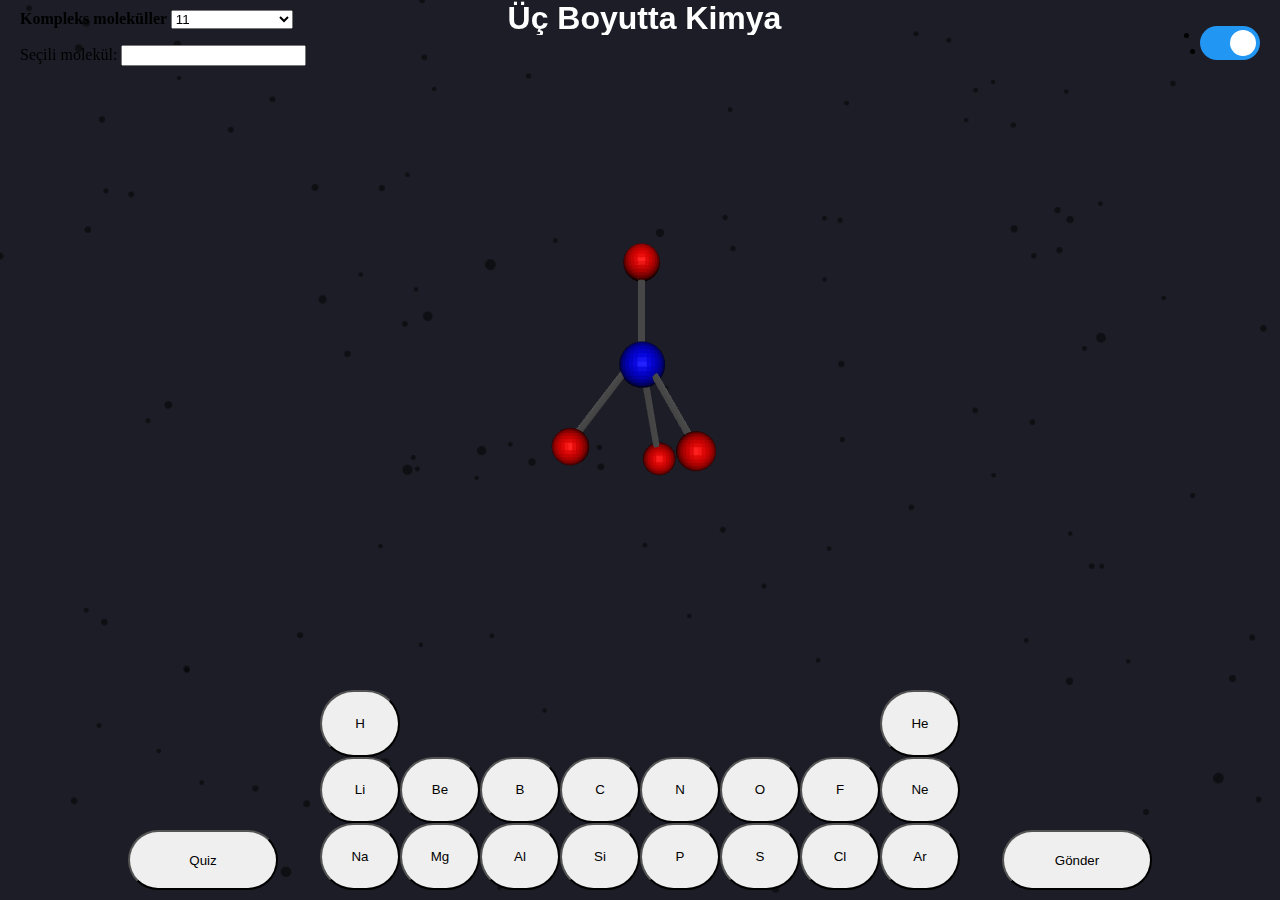
<file: index.html>
<!DOCTYPE html>
<html>
<head>
	<meta charset="utf-8">
	<title>Üç Boyutta Kimya</title>
	<link rel="stylesheet" href="style.css">
</head>
<body>
    <script src="stats.min.js"></script>
    <div id="world">
        <canvas id="molecule"></canvas>
        <div id="main">

            <div id="container">
                <table width="50%" height="200px" cellspacing="0" cellpadding="0" id="MolTable">
                    <tbody>

                    </tbody>
                </table>
            </div>
            <div id ="btn2", style="height: 60px; width: 150px;">
                <button id = "gndr" style="height: 60px; width: 150px;">Gönder</button>
            </div>
            <div id = "btn1", style="height: 60px; width: 150px;">
                <button id = "quiz" style="height: 60px; width: 150px;">Quiz</button>
            </div>
        </div>
        <div id = "dropdown">
            <form>  
                <b> Kompleks moleküller </b>  
                <select id = "myList" onchange = "favMol()" >  
                </select>  
                <p> Seçili molekül:   
                <input type = "text" id = "favourite" size = "20" ></p>  
            </form>  
        </div>

	<b id="txt" style="color: white; scale:2; font-family:'Helvetica'; position: absolute; top: 10px; left: 45%">Üç Boyutta Kimya</b>

        <ul id = "onoff">
            <li style="position:absolute; top:-10;"><p>Dönme</p></li>
            <li><label class="switch">
                <input checked=true type="checkbox" id="myCheck" onclick="checkFunc()">
                <span class="slider round"></span>
            </label></li>
        </ul>

        <script src="three.min.js"></script>
        <script src="GLTFLoader.js"></script>
        <script>
	    var trueName = "";
            var WIDTH = window.innerWidth;
            var HEIGHT = window.innerHeight;
            document.getElementById("gndr").addEventListener("click", (event) => {var ext = ".gltf"; var nm = molName; if (imgormod) {ext = ".gltf"} else{ext = ".png"} location.href = "https://ucboyuttakimya.com/molekul/?molname=" + molName + "&path=" + molName + ".txt" + "&mol=" + molName + ext + "&desc=" + trueName});
            document.getElementById("quiz").addEventListener("click", (event) => {location.href = "https://ucboyuttakimya.com/quiz"});


            const molecule_images = {
                "AlS":"Al2S3.png",
                "LiP" :"Li3P.png",
                "LiO": "Li2O.jpg",
                "LiN": "Li3N.png",
                "BeO" :"BeO.png",
                "AlP":"AlP.png",
                "NaP":"Na3P.png",
                "MgCl":"MgCl2.png",
                "MgS":"MgS.png",
                "MgP":"Mg3P2.png",
                "NaS":"Na2S.png",
                "FMg":"MgF2.png",
                "HMg": "MgH2.png",          
                "HAl": "AlH3.png",
                "BCl":"BCl3.png",
                "OMg":"MgO.png",
                "NMg":"Mg3N2.png",
                "FNa":"NaF.png",
                "FAl":"AlF3.png",
                "ONa":"Na2O.png",
                "OAl":"Al2O3.png",
                "LiC": "Li4C.png",
                "CNa":"Na4C.png",
                "CMg":"Mg2C.png",
                "CAl":"Al4C3.png",
                "NAl":"AlN.png",
                "NSi":"3Si4N.png",
            }

            const molecule_lookup = {
                "HH" : "DuzAynı",
                "HLi": "iyonik kristal",
                "HBe": "doğrusal",
		"HB" : "bh3",
                "HC" : "dörtyüzlü",
                "HN" : "üçgen piramit",
                "HO" : "açısal",
                "HF" : "duz",
                "HNa": "iyonik kristal",
                "HSi": "dörtyüzlü",
                "HP" : "üçgen piramit",
                "HS" : "açısal",
                "HCl": "duz",
                "LiF": "iyonik kristal",
                "LiCl":"iyonik kristal",
                "BeC" :"doğrusal",
                "BeN" :"",
                "BeF" :"doğrusal",
                "BeP" :"",
                "BeS" :"",
                "BeCl" :"doğrusal",
                "BB": "",
                "BC": "",
                "BN": "",
                "BO": "",
                "BF": "üçgen piramit",
                "BP":"",
                "BS":"",
                "CC":"DuzAynı",
                "CN":"C3N4",
                "CO":"CO2",
                "CF":"dörtyüzlü",
                "CSi":"",
                "CP":"",
                "CS":"CS2",
                "CCl":"dörtyüzlü",
                "NN":"DuzAynı",
                "NO":"iki açısal",
                "NF":"üçgen piramit",
                "NNa":"Na3N",
                "NP":"doğrusal",
                "NS":"iki açısal",
                "NCl":"üçgen piramit",
                "OO":"DuzAynı",
                "OF":"açısal",
                "OSi":"açısal",
                "OP":"iki açısal",
                "OS":"açısal",
                "OCl":"DuzAynı",
                "FF": "DuzAynı",
                "FSi":"dörtyüzlü",
                "FP":"üçgen piramit",
                "FS":"açısal",
                "FCl":"duz",
                "NaCl":"iyonik kristal",
                "AlCl":"üçgen piramit",
                "SiP":"",
                "SiS":"açısal",
                "SiCl":"dörtyüzlü",
                "PP":"DuzAynı",
                "PS":"iki açısal",
                "PCl":"üçgen piramit",
                "SS":"DuzAynı",
                "SCl":"açısal",
                "ClCl":"DuzAynı"

            }

            const normalColor = "#ccc";
            const highlightColor = "#FDFF47";
            var selected = [];

            const molekül_isimler = ["11", "41", "dörtyüzlü","Benzen", "C2S4",  "CH2O", "SO2", "iyonik kristal","KarePiramit","ucgen cıftpıramıt","KareDuzlem","C3N4","doğrusal","iki açısal","Na3N","açısal", "üçgen piramit"];
            const dropdown_names = ["11", "41", "dörtyüzlü","Benzen", "C2S4",  "CH2O", "SO2", "iyonik kristal","KarePiramit","ucgen cıftpıramıt","KareDuzlem","C3N4","doğrusal","iki açısal","Na3N","açısal", "üçgen piramit"];
            
            const düğmeler = [["H", " ", " ", " ", " ", " ", " ", "He"], ["Li", "Be", "B", "C", "N", "O", "F", "Ne"], ["Na", "Mg", "Al", "Si", "P", "S", "Cl", "Ar"]]
            const metalness =[[false, false, false, false, false, false, false, false], [true, true, true, false, false, false, false, false], [true, true, true, true, false, false, false, false]]
            var table = document.getElementById("MolTable").getElementsByTagName('tbody')[0];
            table.className="table";

            var spin = true;
            function checkFunc() {
                var checkBox = document.getElementById("myCheck");
                spin = !spin;
                if (checkBox.checked == true){
                    render()
                }
            }
            
            var mouseDown = false,
            mouseX = 0,
            mouseY = 0;
            addMouseHandler(document.getElementById("molecule"))
            function onMouseMove(evt) {
                if (!mouseDown) {
                    return;
                }

                evt.preventDefault();

                var deltaX = evt.clientX - mouseX,
                    deltaY = evt.clientY - mouseY;
                mouseX = evt.clientX;
                mouseY = evt.clientY;
                rotateScene(deltaX, deltaY);
            }

            function onMouseDown(evt) {
                evt.preventDefault();

                mouseDown = true;
                mouseX = evt.clientX;
                mouseY = evt.clientY;
            }

            function onMouseUp(evt) {
                evt.preventDefault();

                mouseDown = false;
            }

            function addMouseHandler(canvas) {
                canvas.addEventListener('mousemove', function (e) {
                    onMouseMove(e);
                }, false);
                canvas.addEventListener('mousedown', function (e) {
                    onMouseDown(e);
                }, false);
                canvas.addEventListener('mouseup', function (e) {
                    onMouseUp(e);
                }, false);
            }
            function rotateScene(deltaX, deltaY) {
                selected_mol.rotation.y += deltaX / 100;
                selected_mol.rotation.x += deltaY / 100;
                if (!spin){render();}
                
            }

            var canvas = document.getElementById("molecule");
            canvas.addEventListener("touchstart", touch2Mouse, true);
            canvas.addEventListener("touchmove", touch2Mouse, true);
            canvas.addEventListener("touchend", touch2Mouse, true);
            function touch2Mouse(e)
            {
                var theTouch = e.changedTouches[0];
                var mouseEv;

                switch(e.type)
                {
                    case "touchstart": mouseEv="mousedown"; break;  
                    case "touchend":   mouseEv="mouseup"; break;
                    case "touchmove":  mouseEv="mousemove"; break;
                    default: return;
                }

                var mouseEvent = document.createEvent("MouseEvent");
                mouseEvent.initMouseEvent(mouseEv, true, true, window, 1, theTouch.screenX, theTouch.screenY, theTouch.clientX, theTouch.clientY, false, false, false, false, 0, null);
                theTouch.target.dispatchEvent(mouseEvent);

                e.preventDefault();
            }
            var imgormod = true;
            function changeMol(molName, img) {
                var molNow = moleküller[current_mol].molekül;
                console.log("imagemod       imagemod");
                console.log(imgormod);

                if (imgormod){
                    if(molName != ""){
                        molNow.traverse ( function (child) {
                                if (child instanceof THREE.Mesh) {
                                    child.visible = false;
                                }
                            })
                    }
                }else{
                    if(molName != ""){
                        scene.remove(window.sprite);
                    }
                }

                if (img) {
                    if(molName != ""){
                        
                        console.log("pppp");
                        console.log(molName);
                        
                        imgormod = false;
                        var tex = new THREE.TextureLoader().load( molName , function ( map ) {
                            var halfHeight = 20 / Math.tan( camera.fov/2 * Math.PI / 180 );
                            var yscale = halfHeight * 2;
                            var xscale = yscale * map.image.height / map.image.height ;
                            console.log("ppppp");
                            console.log(20 * map.image.height / map.image.height)

                            var material = new THREE.SpriteMaterial( { map: map, color: 0xffffff } );
                            window.sprite = new THREE.Sprite( material );
                            window.sprite.material.transparent = true;
                            window.sprite.material.opacity = 1;
                            window.sprite.scale.set(12 * map.image.width / map.image.height, 12, 1);
                            
                            scene.add(window.sprite);
                        } );

                        
                    }
                }else{
                    
                    if(molekül_isimler.includes(molName)){
                        imgormod = true;
                        current_mol = molekül_isimler.indexOf(molName);
                        console.log(moleküller);
                        var newMol = moleküller.find(x => x.isim === molName).molekül;
                        
                        newMol.traverse ( function (child) {
                            if (child instanceof THREE.Mesh) {
                                child.visible = true;
                            }
                        })
                        selected_mol = newMol;
                        hlight.target = selected_mol;
                        if (!spin) {
                            render();
                        }       
                    }  
                }
            }

            function favMol() {  
                var mylist = document.getElementById("myList");  
                document.getElementById("favourite").value = mylist.options[mylist.selectedIndex].text;
                molName = mylist.options[mylist.selectedIndex].text;
                console.log(molName);
                changeMol(molName);
                    
            }  

            const select = document.getElementById("myList");
            for (const i of dropdown_names) {
                var op = document.createElement('option');
                op.innerText = i;
                select.appendChild(op);
            }

            for (const i of düğmeler) {
                var tr = document.createElement('tr');
                for (const j of i) {
                    if (j == " "){
                        var td = document.createElement('td');
                        td.style="width:100%";
                        var button = document.createElement("SPAN");
                        td.appendChild(button);
		                tr.appendChild(td);
                    }else{
                        var td = document.createElement('td');
                        td.style="width:100%; height:33%";
                        var button = document.createElement("BUTTON");
                        button.className = "table_but";
                        button.type = "button";
                        button.style = "width:100%; height:100%";
                        button.id = j;
                        button.value = j;
                        button.textContent = j;
                        td.appendChild(button);
                        tr.appendChild(td);
                    }
                    
                }
                table.appendChild(tr);
            }

//            var button = document.createElement("BUTTON");
//          button.className = "table_but";
//          button.type = "button";
//          button.style = "width:100%; height:100%";
//          button.id = 'gndr';
//          button.value = 'Gönder';
//          button.textContent = 'Gönder';

            function randomIntFromInterval(min, max) {
                return Math.floor(Math.random() * (max - min + 1) + min)
            }

            class Moleküller {
                constructor(molekül, isim, start_x, start_y, start_z) {
                    this.molekül = molekül;
                    this.isim = isim;
                    this.start_x = start_x;
                    this.start_y = start_y;
                    this.start_z = start_z;
                }
            }
            var moleküller = new Array(molekül_isimler.length);
            var current_mol = 2;
            let selected_mol;

            var renderer = new THREE.WebGLRenderer({antialias:true, canvas: molecule});
            var hlight = new THREE.DirectionalLight( 0xffffff, 1.1 );
            hlight.position.z = 25;
            hlight.position.y = 0;
            hlight.position.x = 0;

            const vertices = [];

            for ( let i = 0; i < 200; i ++ ) {

                const x = (Math.random() - 0.5) * 80;
                const y = (Math.random() - 0.5) * 80;
                const z = ((Math.random() - 1) * 32);

                vertices.push( x, y, z );

            }
            const geometry = new THREE.BufferGeometry();
            geometry.setAttribute( 'position', new THREE.Float32BufferAttribute( vertices, 3 ) );
            let sprite = new THREE.TextureLoader().load( 'star.png',);
            const material = new THREE.PointsMaterial( { size: 0.5, map: sprite, transparent: true, opacity: 0.5} );
            const points = new THREE.Points( geometry, material );

            renderer.setSize(WIDTH, HEIGHT);
            renderer.setClearColor(0x1c1d26, 1);


            var scene = new THREE.Scene();
            scene.add(hlight);
            scene.add(points);

            let molekül, start_x, start_y, start_z;
            var ship_material = new THREE.MeshBasicMaterial( { color: 0x49ef4 } );
            let loader = new THREE.GLTFLoader();

            function load_all(i, current_mol) {
                // gltf dosyalarını yükle

                let isim = molekül_isimler[i]


                loader.load(isim + ".gltf", function(gltf){
                scene.add(gltf.scene)

                
                if (current_mol != i) {
                    gltf.scene.traverse ( function (child) {
                    if (child instanceof THREE.Mesh) {
                        child.visible = false;
                        child.material.metalness = 0;
                    }
                });
                }

                molekül = gltf.scene
                molekül.position.z = -8;
                start_x = molekül.scale.x + 1;
                start_y = molekül.scale.y + 1;
                start_z = molekül.scale.z + 1;
                moleküller[i] = new Moleküller(molekül, isim, start_x, start_y, start_z);

                if (current_mol == i){
                    selected_mol = molekül;
                    hlight.target = selected_mol;
                    render();
                    
                }

                console.log(current_mol)
                console.log(i)
                if (i == molekül_isimler.length - 1) {
                    gltf.scene.traverse ( function (child) {
                    if (child instanceof THREE.Mesh) {
                        child.material.metalness = 0;
                    }
                });

                }
                

            });
            }
            
            for (let index = 0; index < molekül_isimler.length; index++) {
                
                load_all(index, current_mol)
            }
            function createStats() {
                var stats = new Stats();
                stats.setMode(0);

                stats.domElement.style.position = 'absolute';
                stats.domElement.style.left = '0';
                stats.domElement.style.top = '0';

                return stats;
            }

            function gcd_two_numbers(x, y) {
                x = Math.abs(x);
                y = Math.abs(y);
                while(y) {
                    var t = y;
                    y = x % y;
                    x = t;
                }
                return x;
            }

            

            var t = 0;
            var camera = new THREE.PerspectiveCamera(70, WIDTH/HEIGHT);
            camera.position.z = 20;
            camera.position.y = -2;
            scene.add(camera);


            function render() {
                if (spin){
                    requestAnimationFrame(render);
                    moleküller[current_mol].molekül.rotation.y = moleküller[current_mol].molekül.rotation.y + 0.05;
                }
                renderer.render(scene, camera);
                //t += 0.01;
                //moleküller[current_mol].molekül.scale.x = Math.abs(Math.sin(t)) + start_x;

            }

            document.getElementById("MolTable").addEventListener("click", (event) => {
                console.log(event.target.nodeName);
                const isButton = event.target.nodeName == "BUTTON";
                let name = event.target.id;
                console.log(selected);
                if (!isButton) {
                    return;
                }
                if (selected.includes(event.target.id)){
                    console.log("hey");
                    event.target.style.backgroundColor = normalColor;
                    selected = selected.filter(item => item !== event.target.id)
                    return;
                }
                console.log("hola");
                if (selected.length == 1) {

                    if(molekül_isimler.includes(selected[0]+event.target.id)){
                        //var molName = selected[0]+event.target.id;
                    }else if(molekül_isimler.includes(event.target.id+selected[0])){
                        //var molName = event.target.id+selected[0];
                    }else{
                        //var molName = getMolName(document.getElementById(selected[0]).closest('td').cellIndex + 1, event.target.closest('td').cellIndex + 1, metalness[document.getElementById(selected[0]).closest('tr').rowIndex][document.getElementById(selected[0]).closest('td').cellIndex], metalness[event.target.closest('tr').rowIndex][event.target.closest('td').cellIndex], selected[0], event.target.id)
                    
                    }

                    var isimg = false;

                    if(selected[0]+event.target.id in molecule_lookup){
		        trueName = selected[0]+event.target.id;
                        molName = molecule_lookup[selected[0]+event.target.id];
                    }else if(event.target.id+selected[0] in molecule_lookup){
			trueName = event.target.id+selected[0];
                        molName = molecule_lookup[event.target.id+selected[0]];
                    }else if(selected[0]+event.target.id in molecule_images){
			trueName = selected[0]+event.target.id;
                        molName = molecule_images[selected[0]+event.target.id];
                        isimg = true;
                    }else if(event.target.id+selected[0] in molecule_images){
			trueName = event.target.id+selected[0];
                        molName = molecule_images[event.target.id+selected[0]];
                        isimg = true;
                    }
                    else{
                        molName = "";
                    }
                    console.log(molName);
                    changeMol(molName, isimg);
                    
                }else if(selected.length == 2){

                    document.getElementById(selected[0]).style.backgroundColor = normalColor;
                    document.getElementById(selected[1]).style.backgroundColor = normalColor;
                    selected = [];
                    
                }
                event.target.style.backgroundColor = highlightColor;
                selected.push(name);
                console.log(event.target.closest('tr').rowIndex + 1);
                console.log(event.target.closest('td').cellIndex + 1);
                return;
            
            });


        </script>
         
    </div>
</body>
</html>
</file>
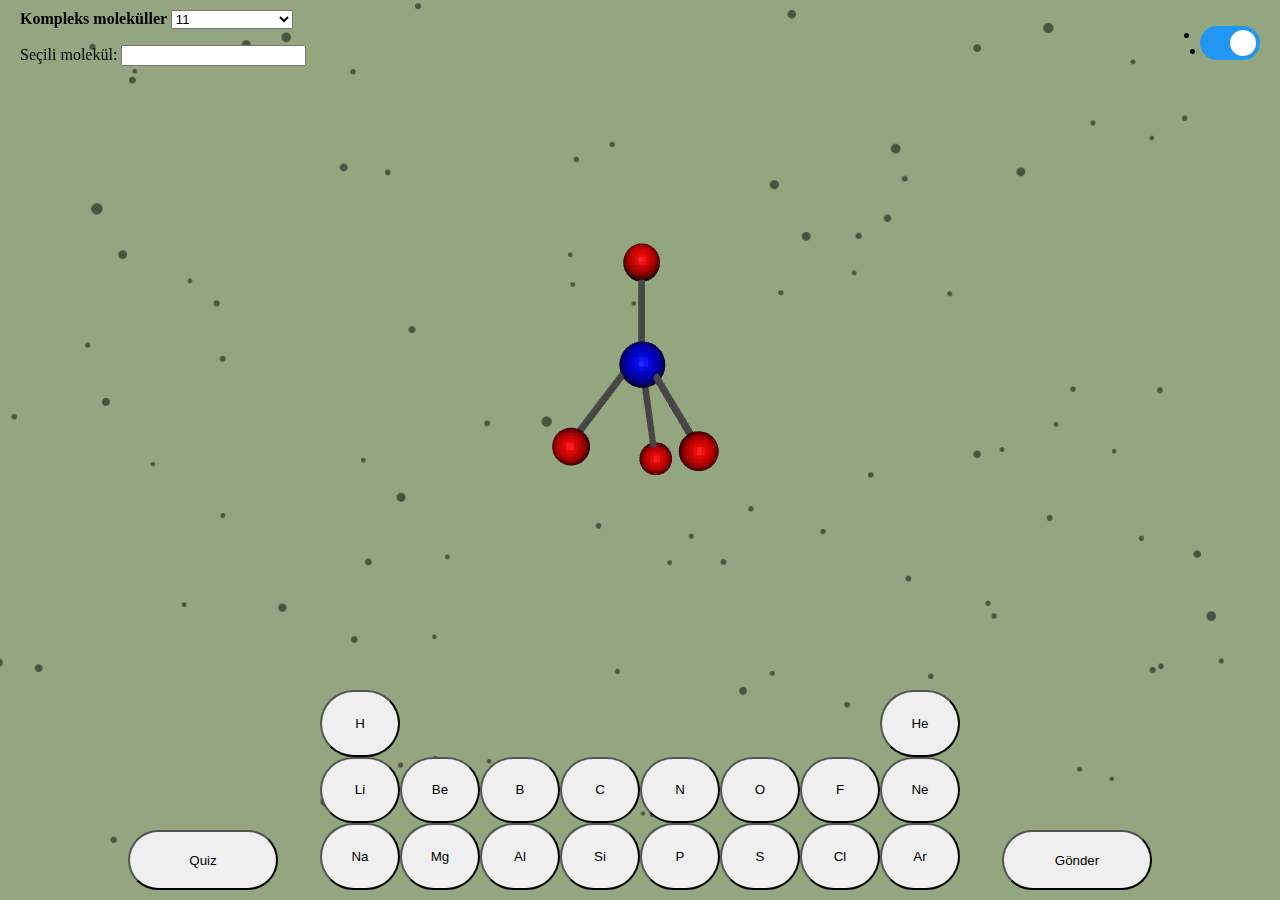
<file: html/index.html>
<!DOCTYPE html>
<html>
<head>
	<meta charset="utf-8">
	<title>Üç Boyutta Kimya</title>
	<link rel="stylesheet" href="style.css">
</head>
<body>
    <script src="stats.min.js"></script>
    <div id="world">
        <canvas id="molecule"></canvas>
        <div id="main">

            <div id="container">
                <table width="50%" height="200px" cellspacing="0" cellpadding="0" id="MolTable">
                    <tbody>

                    </tbody>
                </table>
            </div>
            <div id ="btn2", style="height: 60px; width: 150px;">
                <button id = "gndr" style="height: 60px; width: 150px;">Gönder</button>
            </div>
            <div id = "btn1", style="height: 60px; width: 150px;">
                <button id = "quiz" style="height: 60px; width: 150px;">Quiz</button>
            </div>
        </div>
        <div id = "dropdown">
            <form>  
                <b> Kompleks moleküller </b>  
                <select id = "myList" onchange = "favMol()" >  
                </select>  
                <p> Seçili molekül:   
                <input type = "text" id = "favourite" size = "20" ></p>  
            </form>  
        </div>

        <ul id = "onoff">
            <li style="position:absolute; top:-10;"><p>Dönme</p></li>
            <li><label class="switch">
                <input checked=true type="checkbox" id="myCheck" onclick="checkFunc()">
                <span class="slider round"></span>
            </label></li>
        </ul>

        <script src="three.min.js"></script>
        <script src="GLTFLoader.js"></script>
        <script>
            var WIDTH = window.innerWidth;
            var HEIGHT = window.innerHeight;
            document.getElementById("gndr").addEventListener("click", (event) => {var ext = ".gltf"; var nm = molName; if (imgormod) {ext = ".gltf"} else{ext = ".png"} location.href = "https://ucboyuttakimya.com/molekul/?molname=" + molName + "&path=" + molName + ".txt" + "&mol=" + molName + ext});
            document.getElementById("quiz").addEventListener("click", (event) => {location.href = "https://ucboyuttakimya.com/quiz"});


            const molecule_images = {
                "AlS":"Al2S3.png",
                "LiP" :"Li3P.png",
                "LiO": "Li2O.jpg",
                "LiN": "Li3N.png",
                "BeO" :"BeO.png",
                "AlP":"AlP.png",
                "NaP":"Na3P.png",
                "MgCl":"MgCl2.png",
                "MgS":"MgS.png",
                "MgP":"Mg3P2.png",
                "NaS":"Na2S.png",
                "FMg":"MgF2.png",
                "HMg": "MgH2.png",          
                "HAl": "AlH3.png",
                "BCl":"BCl3.png",
                "OMg":"MgO.png",
                "NMg":"Mg3N2.png",
                "FNa":"NaF.png",
                "FAl":"AlF3.png",
                "ONa":"Na2O.png",
                "OAl":"Al2O3.png",
                "LiC": "Li4C.png",
                "CNa":"Na4C.png",
                "CMg":"Mg2C.png",
                "CAl":"Al4C3.png",
                "NAl":"AlN.png",
                "NSi":"3Si4N.png",
            }

            const molecule_lookup = {
                "HH" : "DuzAynı",
                "HLi": "iyonik kristal",
                "HBe": "doğrusal",
		"HB" : "bh3",
                "HB" : "üçgen piramit",
                "HC" : "dörtyüzlü",
                "HN" : "üçgen piramit",
                "HO" : "açısal",
                "HF" : "doğrusal",
                "HNa": "iyonik kristal",
                "HSi": "dörtyüzlü",
                "HP" : "üçgen piramit",
                "HS" : "açısal",
                "HCl": "doğrusal",
                "LiF": "iyonik kristal",
                "LiCl":"iyonik kristal",
                "BeC" :"doğrusal",
                "BeN" :"",
                "BeF" :"doğrusal",
                "BeP" :"",
                "BeS" :"",
                "BeCl" :"doğrusal",
                "BB": "",
                "BC": "",
                "BN": "",
                "BO": "",
                "BF": "üçgen piramit",
                "BP":"",
                "BS":"",
                "CC":"DuzAynı",
                "CN":"C3N4",
                "CO":"açısal",
                "CF":"dörtyüzlü",
                "CSi":"",
                "CP":"",
                "CS":"C2S4",
                "CCl":"dörtyüzlü",
                "NN":"DuzAynı",
                "NO":"iki açısal",
                "NF":"üçgen piramit",
                "NNa":"Na3N",
                "NP":"doğrusal",
                "NS":"iki açısal",
                "NCl":"üçgen piramit",
                "OO":"DuzAynı",
                "OF":"açısal",
                "OSi":"açısal",
                "OP":"iki açısal",
                "OS":"açısal",
                "OCl":"DuzAynı",
                "FF": "DuzAynı",
                "FSi":"dörtyüzlü",
                "FP":"üçgen piramit",
                "FS":"açısal",
                "FCl":"doğrusal",
                "NaCl":"iyonik kristal",
                "AlCl":"üçgen piramit",
                "SiP":"",
                "SiS":"açısal",
                "SiCl":"dörtyüzlü",
                "PP":"DuzAynı",
                "PS":"iki açısal",
                "PCl":"üçgen piramit",
                "SS":"DuzAynı",
                "SCl":"açısal",
                "ClCl":"DuzAynı"

            }

            const normalColor = "#ccc";
            const highlightColor = "#FDFF47";
            var selected = [];

            const molekül_isimler = ["11", "41", "dörtyüzlü","Benzen", "C2S4",  "CH2O", "SO2", "iyonik kristal","KarePiramit","ucgen cıftpıramıt","KareDuzlem","C3N4","doğrusal","iki açısal","Na3N","açısal", "üçgen piramit"];
            const dropdown_names = ["11", "41", "dörtyüzlü","Benzen", "C2S4",  "CH2O", "SO2", "iyonik kristal","KarePiramit","ucgen cıftpıramıt","KareDuzlem","C3N4","doğrusal","iki açısal","Na3N","açısal", "üçgen piramit"];
            
            const düğmeler = [["H", " ", " ", " ", " ", " ", " ", "He"], ["Li", "Be", "B", "C", "N", "O", "F", "Ne"], ["Na", "Mg", "Al", "Si", "P", "S", "Cl", "Ar"]]
            const metalness =[[false, false, false, false, false, false, false, false], [true, true, true, false, false, false, false, false], [true, true, true, true, false, false, false, false]]
            var table = document.getElementById("MolTable").getElementsByTagName('tbody')[0];
            table.className="table";

            var spin = true;
            function checkFunc() {
                var checkBox = document.getElementById("myCheck");
                spin = !spin;
                if (checkBox.checked == true){
                    render()
                }
            }
            
            var mouseDown = false,
            mouseX = 0,
            mouseY = 0;
            addMouseHandler(document.getElementById("molecule"))
            function onMouseMove(evt) {
                if (!mouseDown) {
                    return;
                }

                evt.preventDefault();

                var deltaX = evt.clientX - mouseX,
                    deltaY = evt.clientY - mouseY;
                mouseX = evt.clientX;
                mouseY = evt.clientY;
                rotateScene(deltaX, deltaY);
            }

            function onMouseDown(evt) {
                evt.preventDefault();

                mouseDown = true;
                mouseX = evt.clientX;
                mouseY = evt.clientY;
            }

            function onMouseUp(evt) {
                evt.preventDefault();

                mouseDown = false;
            }

            function addMouseHandler(canvas) {
                canvas.addEventListener('mousemove', function (e) {
                    onMouseMove(e);
                }, false);
                canvas.addEventListener('mousedown', function (e) {
                    onMouseDown(e);
                }, false);
                canvas.addEventListener('mouseup', function (e) {
                    onMouseUp(e);
                }, false);
            }
            function rotateScene(deltaX, deltaY) {
                selected_mol.rotation.y += deltaX / 100;
                selected_mol.rotation.x += deltaY / 100;
                if (!spin){render();}
                
            }

            var canvas = document.getElementById("molecule");
            canvas.addEventListener("touchstart", touch2Mouse, true);
            canvas.addEventListener("touchmove", touch2Mouse, true);
            canvas.addEventListener("touchend", touch2Mouse, true);
            function touch2Mouse(e)
            {
                var theTouch = e.changedTouches[0];
                var mouseEv;

                switch(e.type)
                {
                    case "touchstart": mouseEv="mousedown"; break;  
                    case "touchend":   mouseEv="mouseup"; break;
                    case "touchmove":  mouseEv="mousemove"; break;
                    default: return;
                }

                var mouseEvent = document.createEvent("MouseEvent");
                mouseEvent.initMouseEvent(mouseEv, true, true, window, 1, theTouch.screenX, theTouch.screenY, theTouch.clientX, theTouch.clientY, false, false, false, false, 0, null);
                theTouch.target.dispatchEvent(mouseEvent);

                e.preventDefault();
            }
            var imgormod = true;
            function changeMol(molName, img) {
                var molNow = moleküller[current_mol].molekül;
                console.log("imagemod       imagemod");
                console.log(imgormod);

                if (imgormod){
                    if(molName != ""){
                        molNow.traverse ( function (child) {
                                if (child instanceof THREE.Mesh) {
                                    child.visible = false;
                                }
                            })
                    }
                }else{
                    if(molName != ""){
                        scene.remove(window.sprite);
                    }
                }

                if (img) {
                    if(molName != ""){
                        
                        console.log("pppp");
                        console.log(molName);
                        
                        imgormod = false;
                        var tex = new THREE.TextureLoader().load( molName , function ( map ) {
                            var halfHeight = 20 / Math.tan( camera.fov/2 * Math.PI / 180 );
                            var yscale = halfHeight * 2;
                            var xscale = yscale * map.image.height / map.image.height ;
                            console.log("ppppp");
                            console.log(20 * map.image.height / map.image.height)

                            var material = new THREE.SpriteMaterial( { map: map, color: 0xffffff } );
                            window.sprite = new THREE.Sprite( material );
                            window.sprite.material.transparent = true;
                            window.sprite.material.opacity = 1;
                            window.sprite.scale.set(12 * map.image.width / map.image.height, 12, 1);
                            
                            scene.add(window.sprite);
                        } );

                        
                    }
                }else{
                    
                    if(molekül_isimler.includes(molName)){
                        imgormod = true;
                        current_mol = molekül_isimler.indexOf(molName);
                        console.log(moleküller);
                        var newMol = moleküller.find(x => x.isim === molName).molekül;
                        
                        newMol.traverse ( function (child) {
                            if (child instanceof THREE.Mesh) {
                                child.visible = true;
                            }
                        })
                        selected_mol = newMol;
                        hlight.target = selected_mol;
                        if (!spin) {
                            render();
                        }       
                    }  
                }
            }

            function favMol() {  
                var mylist = document.getElementById("myList");  
                document.getElementById("favourite").value = mylist.options[mylist.selectedIndex].text;
                molName = mylist.options[mylist.selectedIndex].text;
                console.log(molName);
                changeMol(molName);
                    
            }  

            const select = document.getElementById("myList");
            for (const i of dropdown_names) {
                var op = document.createElement('option');
                op.innerText = i;
                select.appendChild(op);
            }

            for (const i of düğmeler) {
                var tr = document.createElement('tr');
                for (const j of i) {
                    if (j == " "){
                        var td = document.createElement('td');
                        td.style="width:100%";
                        var button = document.createElement("SPAN");
                        td.appendChild(button);
		                tr.appendChild(td);
                    }else{
                        var td = document.createElement('td');
                        td.style="width:100%; height:33%";
                        var button = document.createElement("BUTTON");
                        button.className = "table_but";
                        button.type = "button";
                        button.style = "width:100%; height:100%";
                        button.id = j;
                        button.value = j;
                        button.textContent = j;
                        td.appendChild(button);
                        tr.appendChild(td);
                    }
                    
                }
                table.appendChild(tr);
            }

//            var button = document.createElement("BUTTON");
//          button.className = "table_but";
//          button.type = "button";
//          button.style = "width:100%; height:100%";
//          button.id = 'gndr';
//          button.value = 'Gönder';
//          button.textContent = 'Gönder';

            function randomIntFromInterval(min, max) {
                return Math.floor(Math.random() * (max - min + 1) + min)
            }

            class Moleküller {
                constructor(molekül, isim, start_x, start_y, start_z) {
                    this.molekül = molekül;
                    this.isim = isim;
                    this.start_x = start_x;
                    this.start_y = start_y;
                    this.start_z = start_z;
                }
            }
            var moleküller = new Array(molekül_isimler.length);
            var current_mol = 2;
            let selected_mol;

            var renderer = new THREE.WebGLRenderer({antialias:true, canvas: molecule});
            var hlight = new THREE.DirectionalLight( 0xffffff, 1.1 );
            hlight.position.z = 25;
            hlight.position.y = 0;
            hlight.position.x = 0;

            const vertices = [];

            for ( let i = 0; i < 200; i ++ ) {

                const x = (Math.random() - 0.5) * 80;
                const y = (Math.random() - 0.5) * 80;
                const z = ((Math.random() - 1) * 32);

                vertices.push( x, y, z );

            }
            const geometry = new THREE.BufferGeometry();
            geometry.setAttribute( 'position', new THREE.Float32BufferAttribute( vertices, 3 ) );
            let sprite = new THREE.TextureLoader().load( 'star.png',);
            const material = new THREE.PointsMaterial( { size: 0.5, map: sprite, transparent: true, opacity: 0.5} );
            const points = new THREE.Points( geometry, material );

            renderer.setSize(WIDTH, HEIGHT);
            renderer.setClearColor(0x93A67F, 1);


            var scene = new THREE.Scene();
            scene.add(hlight);
            scene.add(points);

            let molekül, start_x, start_y, start_z;
            var ship_material = new THREE.MeshBasicMaterial( { color: 0x49ef4 } );
            let loader = new THREE.GLTFLoader();

            function load_all(i, current_mol) {
                // gltf dosyalarını yükle

                let isim = molekül_isimler[i]


                loader.load(isim + ".gltf", function(gltf){
                scene.add(gltf.scene)

                
                if (current_mol != i) {
                    gltf.scene.traverse ( function (child) {
                    if (child instanceof THREE.Mesh) {
                        child.visible = false;
                        child.material.metalness = 0;
                    }
                });
                }

                molekül = gltf.scene
                molekül.position.z = -8;
                start_x = molekül.scale.x + 1;
                start_y = molekül.scale.y + 1;
                start_z = molekül.scale.z + 1;
                moleküller[i] = new Moleküller(molekül, isim, start_x, start_y, start_z);

                if (current_mol == i){
                    selected_mol = molekül;
                    hlight.target = selected_mol;
                    render();
                    
                }

                console.log(current_mol)
                console.log(i)
                if (i == molekül_isimler.length - 1) {
                    gltf.scene.traverse ( function (child) {
                    if (child instanceof THREE.Mesh) {
                        child.material.metalness = 0;
                    }
                });

                }
                

            });
            }
            
            for (let index = 0; index < molekül_isimler.length; index++) {
                
                load_all(index, current_mol)
            }
            function createStats() {
                var stats = new Stats();
                stats.setMode(0);

                stats.domElement.style.position = 'absolute';
                stats.domElement.style.left = '0';
                stats.domElement.style.top = '0';

                return stats;
            }

            function gcd_two_numbers(x, y) {
                x = Math.abs(x);
                y = Math.abs(y);
                while(y) {
                    var t = y;
                    y = x % y;
                    x = t;
                }
                return x;
            }

            

            var t = 0;
            var camera = new THREE.PerspectiveCamera(70, WIDTH/HEIGHT);
            camera.position.z = 20;
            camera.position.y = -2;
            scene.add(camera);


            function render() {
                if (spin){
                    requestAnimationFrame(render);
                    moleküller[current_mol].molekül.rotation.y = moleküller[current_mol].molekül.rotation.y + 0.05;
                }
                renderer.render(scene, camera);
                //t += 0.01;
                //moleküller[current_mol].molekül.scale.x = Math.abs(Math.sin(t)) + start_x;

            }

            document.getElementById("MolTable").addEventListener("click", (event) => {
                console.log(event.target.nodeName);
                const isButton = event.target.nodeName == "BUTTON";
                let name = event.target.id;
                console.log(selected);
                if (!isButton) {
                    return;
                }
                if (selected.includes(event.target.id)){
                    console.log("hey");
                    event.target.style.backgroundColor = normalColor;
                    selected = selected.filter(item => item !== event.target.id)
                    return;
                }
                console.log("hola");
                if (selected.length == 1) {

                    if(molekül_isimler.includes(selected[0]+event.target.id)){
                        //var molName = selected[0]+event.target.id;
                    }else if(molekül_isimler.includes(event.target.id+selected[0])){
                        //var molName = event.target.id+selected[0];
                    }else{
                        //var molName = getMolName(document.getElementById(selected[0]).closest('td').cellIndex + 1, event.target.closest('td').cellIndex + 1, metalness[document.getElementById(selected[0]).closest('tr').rowIndex][document.getElementById(selected[0]).closest('td').cellIndex], metalness[event.target.closest('tr').rowIndex][event.target.closest('td').cellIndex], selected[0], event.target.id)
                    
                    }

                    var isimg = false;

                    if(selected[0]+event.target.id in molecule_lookup){
                        molName = molecule_lookup[selected[0]+event.target.id];
                    }else if(event.target.id+selected[0] in molecule_lookup){
                        molName = molecule_lookup[event.target.id+selected[0]];
                    }else if(selected[0]+event.target.id in molecule_images){
                        molName = molecule_images[selected[0]+event.target.id];
                        isimg = true;
                    }else if(event.target.id+selected[0] in molecule_images){
                        molName = molecule_images[event.target.id+selected[0]];
                        isimg = true;
                    }
                    else{
                        molName = "";
                    }
                    console.log(molName);
                    changeMol(molName, isimg);
                    
                }else if(selected.length == 2){

                    document.getElementById(selected[0]).style.backgroundColor = normalColor;
                    document.getElementById(selected[1]).style.backgroundColor = normalColor;
                    selected = [];
                    
                }
                event.target.style.backgroundColor = highlightColor;
                selected.push(name);
                console.log(event.target.closest('tr').rowIndex + 1);
                console.log(event.target.closest('td').cellIndex + 1);
                return;
            
            });


        </script>
         
    </div>
</body>
</html>
</file>
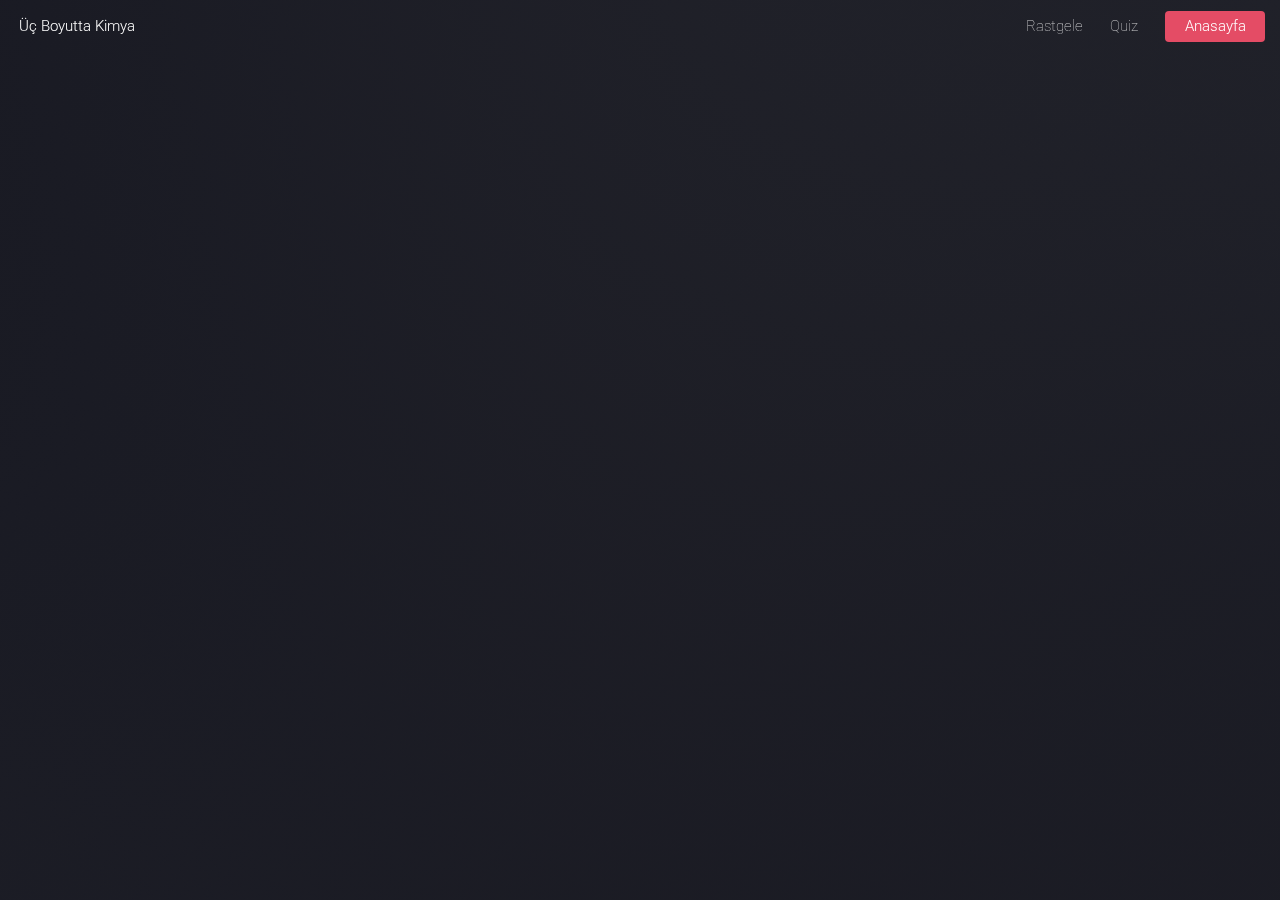
<file: molekul/index.html>
<!DOCTYPE HTML>
<html>
	<head>
		<title>Landed by HTML5 UP</title>
		<meta http-equiv="content-type" content="text/html; charset=utf-8" />
		<meta name="description" content="" />
		<meta name="keywords" content="" />
		<!--[if lte IE 8]><script src="css/ie/html5shiv.js"></script><![endif]-->
		<script src="../three.min.js"></script>
        <script src="../GLTFLoader.js"></script>
		<script src="js/jquery.min.js"></script>
		<script src="js/jquery.scrolly.min.js"></script>
		<script src="js/jquery.dropotron.min.js"></script>
		<script src="js/jquery.scrollex.min.js"></script>
		<script src="js/skel.min.js"></script>
		<script src="js/skel-layers.min.js"></script>
		<script src="js/init.js"></script>
		<noscript>
			<link rel="stylesheet" href="css/skel.css" />
			<link rel="stylesheet" href="css/style.css" />
			<link rel="stylesheet" href="css/style-xlarge.css" />
		</noscript>
		<!--[if lte IE 9]><link rel="stylesheet" href="css/ie/v9.css" /><![endif]-->
		<!--[if lte IE 8]><link rel="stylesheet" href="css/ie/v8.css" /><![endif]-->
	</head>
	<body class="landing">
		<!-- Header -->
			<header id="header">
				<h1 id="logo"><a href="https://ucboyuttakimya.com">Üç Boyutta Kimya</a></h1>
				<nav id="nav">
					<ul>
						<li><a href="index.html">Rastgele</a></li>
						<li><a href="https://ucboyuttakimya.com/quiz">Quiz</a></li>
						<li><a href="https://ucboyuttakimya.com" class="button special">Anasayfa</a></li>
					</ul>
				</nav>
			</header>

		<!-- Banner -->
			<section id="banner">
				<div id='textContainer' class="content">
					<div id='textContainer' style="text-align: center;"></div>
					<canvas id='molecule' style="padding-left: 0;
					padding-right: 0;
					margin-left: auto;
					margin-right: auto;
					display: block;"></canvas>
				</div>
			</section>
			
			<iframe id="frmFile" onload="LoadFile();" style="display: none;"></iframe>
	</body>
	<script>
        const loader = new THREE.GLTFLoader();
	readParam();

	var WIDTH = window.innerWidth/2;
        var HEIGHT = window.innerHeight/2;
        var canvas = document.getElementById("molecule");
	let selectedMol;

	var renderer = new THREE.WebGLRenderer({antialias:true, canvas: canvas});
        var hlight = new THREE.DirectionalLight( 0xffffff, 1.1 );
        hlight.position.z = 25;
        hlight.position.y = 0;
        hlight.position.x = 0;

        renderer.setSize(WIDTH, HEIGHT);
        renderer.setClearColor(0xFFFFFF, 1);

        var scene = new THREE.Scene();
        scene.add(hlight);

        let molekül, start_x, start_y, start_z;

	camera = new THREE.PerspectiveCamera(70, WIDTH/HEIGHT);
        camera.position.z = 20;
        camera.position.y = -2;
        scene.add(camera);

	loadAll();

	function loadAll() {
                // gltf dosyalarını yükle

		if (window.fileFormat == "gltf") {

                	loader.load("../" + window.gltfId + ".gltf", function(gltf){
                	scene.add(gltf.scene)
                
                	molekül = gltf.scene
                	molekül.position.z = -8;
               		start_x = molekül.scale.x + 3;
                	start_y = molekül.scale.y + 3;
                	start_z = molekül.scale.z + 3;

			selected_mol = molekül;
			hlight.target = selected_mol;

			gltf.scene.traverse ( function (child) {
			if (child instanceof THREE.Mesh) {
			    child.material.metalness = 0;
			}}
			);
			render();
			}
			);
		}

		else if (window.fileFormat == "png") {
                        var tex = new THREE.TextureLoader().load("../" +  gltfId + ".png" , function ( map ) {
                            var halfHeight = 20 / Math.tan( camera.fov/2 * Math.PI / 180 );
                            var yscale = halfHeight * 2;
                            var xscale = yscale * map.image.height / map.image.height ;
                            console.log("ppppp");
                            console.log(20 * map.image.height / map.image.height)

                            var material = new THREE.SpriteMaterial( { map: map, color: 0xffffff } );
                            window.sprite = new THREE.Sprite( material );
                            window.sprite.material.transparent = true;
                            window.sprite.material.opacity = 1;
                            window.sprite.scale.set(12 * map.image.width / map.image.height, 12, 1);

                            scene.add(window.sprite);
			    render();
                        } );
		}
            }

        function readParam() {
                let params = new URLSearchParams(location.search);
                var name = params.get('molName');
                var path = params.get('path');
		window.gltfId = params.get('mol');
		window.fileFormat = window.gltfId.split('.')[1];
		window.gltfId = window.gltfId.split('.')[0];
		console.log(fileFormat);
                console.log(name, path);
		document.getElementById("frmFile").src=gltfId+".txt";
        }

        function LoadFile() {
                var div = document.getElementById('textContainer');
                var oFrame = document.getElementById("frmFile");
                var strRawContents = oFrame.contentWindow.document.body.childNodes[0].innerHTML;
                while (strRawContents.indexOf("\r") >= 0)
                            strRawContents = strRawContents.replace("\r", "");
                var arrLines = strRawContents.split("\n");
                console.log(arrLines);
                for (var i = 0; i < arrLines.length; i++) {
                        var p = document.createElement('p');
                        var curLine = arrLines[i];
                        p.innerText=curLine;
                        div.appendChild(p);
                 }
        }

	function render() {
                requestAnimationFrame(render);
		console.log(window.fileFormat);
		if (window.fileFormat == "gltf") {
			selected_mol.rotation.y = selected_mol.rotation.y + 0.05;
		}
                renderer.render(scene, camera);
            }
</script>
</html>
</file>
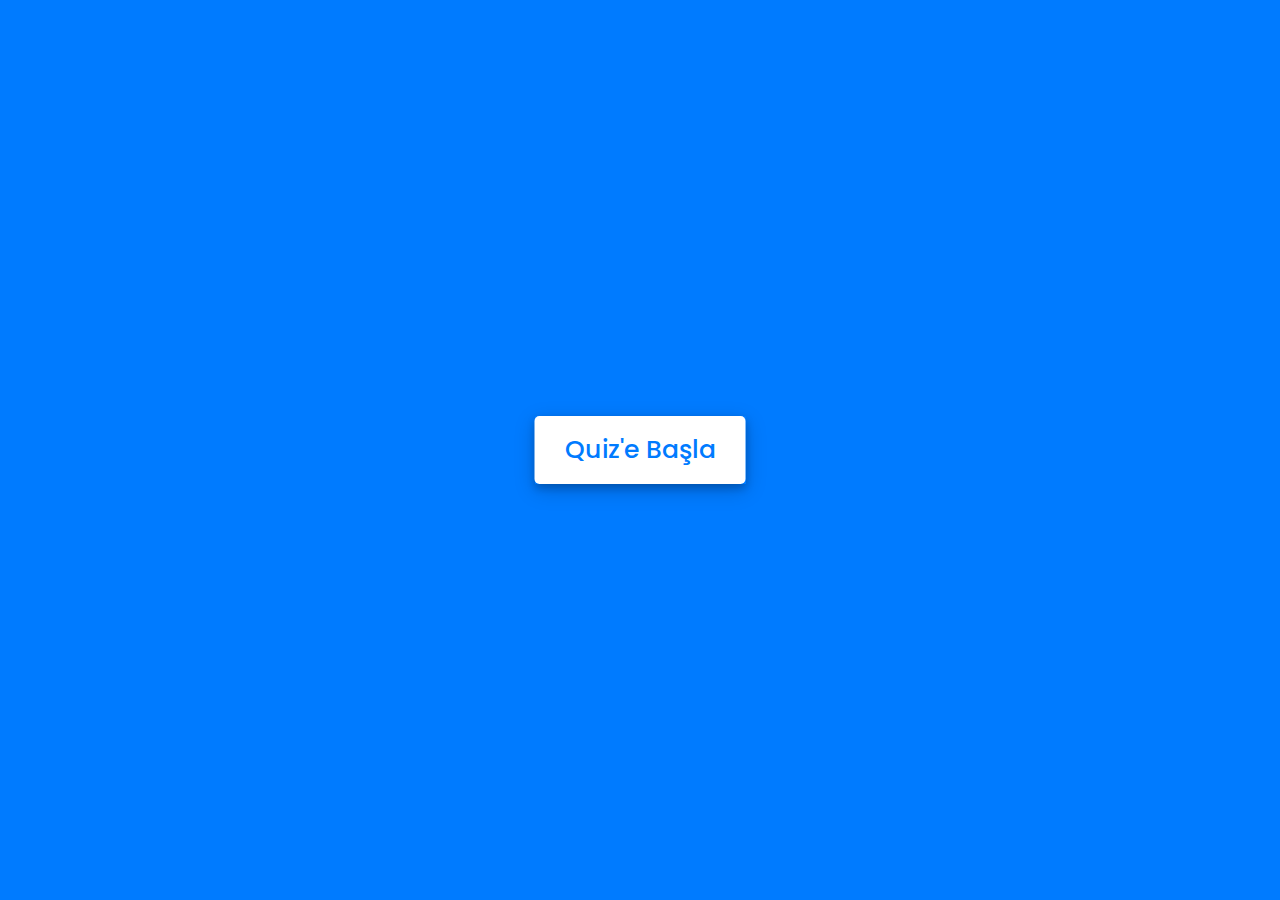
<file: quiz/index.html>
<!DOCTYPE html>
<html lang="en">
<head>
    <meta charset="UTF-8">
    <meta name="viewport" content="width=device-width, initial-scale=1.0">
    <title>Quiz</title>
    <link rel="stylesheet" href="style.css">
    <!-- FontAweome CDN Link for Icons-->
    <link rel="stylesheet" href="https://cdnjs.cloudflare.com/ajax/libs/font-awesome/5.15.3/css/all.min.css"/>
</head>
<body>
    <!-- start Quiz button -->
    <div class="start_btn"><button>Quiz'e Başla</button></div>

    <!-- Info Box -->
    <div class="info_box">
        <div class="info-title"><span>Quiz Kuralları</span></div>
        <div class="info-list">
            <div class="info">1. Her soru için <span>20 saniye</span> süreniz olacaktır.</div>
            <div class="info">2. İşaretlediğiniz sorulara geri dönemezsiniz.</div>
            <div class="info">3. Süreniz bittiğinde soruya cevap veremezsiniz.</div>
            <div class="info">4. Quiz devam ederken çıkamazsınız.</div>
            <div class="info">5. Puanınız doğru cevap sayınıza göre verilecektir.</div>
        </div>
        <div class="buttons">
            <button class="quit">Quizden Çık</button>
            <button class="restart">Devam</button>
        </div>
    </div>

    <!-- Quiz Box -->
    <div class="quiz_box">
        <header>
		<div class="title">Quiz</div>
            <div class="timer">
                <div class="time_left_txt">Süre</div>
                <div class="timer_sec">20</div>
            </div>
            <div class="time_line"></div>
        </header>
        <section>
            <div class="que_text">
                <!-- Here I've inserted question from JavaScript -->
            </div>
            <div class="option_list">
                <!-- Here I've inserted options from JavaScript -->
            </div>
        </section>

        <!-- footer of Quiz Box -->
        <footer>
            <div class="total_que">
                <!-- Here I've inserted Question Count Number from JavaScript -->
            </div>
            <button class="next_btn">Sonraki</button>
        </footer>
    </div>

    <!-- Result Box -->
    <div class="result_box">
        <div class="icon">
            <i class="fas fa-crown"></i>
        </div>
        <div class="complete_text">Quizi bitirdiniz!</div>
        <div class="score_text">
            <!-- Here I've inserted Score Result from JavaScript -->
        </div>
        <div class="buttons">
            <button class="restart">Tekrar çöz</button>
            <button class="quit">Çık</button>
        </div>
    </div>

    <!-- Inside this JavaScript file I've inserted Questions and Options only -->
    <script src="js/questions.js"></script>

    <!-- Inside this JavaScript file I've coded all Quiz Codes -->
    <script src="js/script.js"></script>

</body>
</html>
</file>
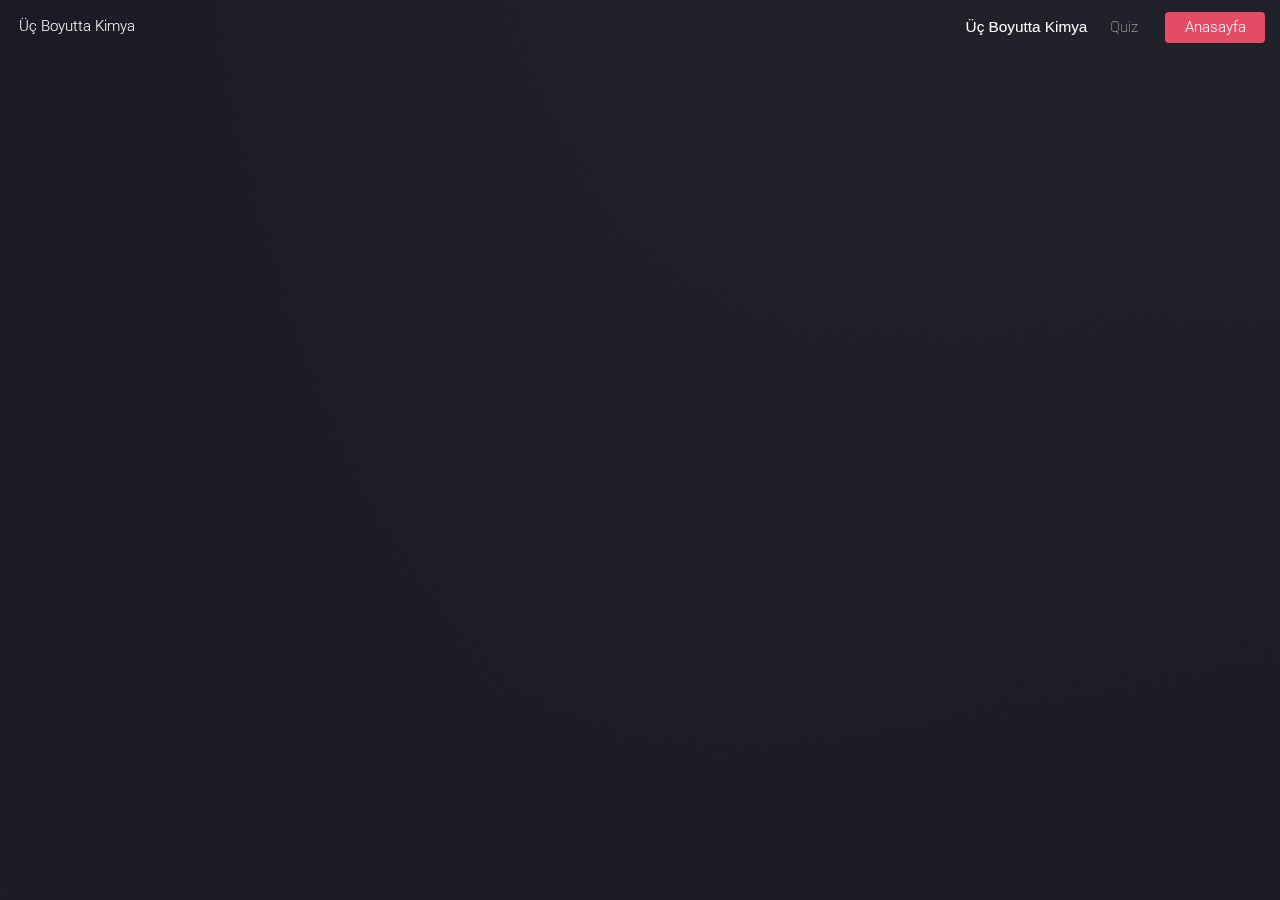
<file: test/index.html>
<!DOCTYPE HTML>
<html>
	<head>
		<title>Molekül Detayları</title>
		<meta http-equiv="content-type" content="text/html; charset=utf-8" />
		<meta name="description" content="" />
		<meta name="keywords" content="" />
		<!--[if lte IE 8]><script src="css/ie/html5shiv.js"></script><![endif]-->
		<script src="../three.min.js"></script>
        <script src="../GLTFLoader.js"></script>
		<script src="js/jquery.min.js"></script>
		<script src="js/jquery.scrolly.min.js"></script>
		<script src="js/jquery.dropotron.min.js"></script>
		<script src="js/jquery.scrollex.min.js"></script>
		<script src="js/skel.min.js"></script>
		<script src="js/skel-layers.min.js"></script>
		<script src="js/init.js"></script>
		<noscript>
			<link rel="stylesheet" href="css/skel.css" />
			<link rel="stylesheet" href="css/style.css" />
			<link rel="stylesheet" href="css/style-xlarge.css" />
		</noscript>
		<!--[if lte IE 9]><link rel="stylesheet" href="css/ie/v9.css" /><![endif]-->
		<!--[if lte IE 8]><link rel="stylesheet" href="css/ie/v8.css" /><![endif]-->
	</head>
	<body class="landing">
		<!-- Header -->
			<header id="header">
				<h1 id="logo"><a href="https://ucboyuttakimya.com">Üç Boyutta Kimya</a></h1>
				<nav id="nav">
					<ul>
						<li><b id="txt" style="margin: auto; color: white; scale:2; font-family:'Helvetica'; top: 40px; left: 45%">Üç Boyutta Kimya</b>
						<li><a href="https://ucboyuttakimya.com/quiz">Quiz</a></li>
						<li><a href="https://ucboyuttakimya.com" class="button special">Anasayfa</a></li>
					</ul>
				</nav>
			</header>

		<!-- Banner -->
			<section id="banner">
				<div id='textContainer' class="content">
					<div id='textContainer' style="text-align: center;"></div>
					<canvas id='molecule' style="padding-left: 0;
					padding-right: 0;
					margin-left: auto;
					margin-right: auto;
					display: block;"></canvas>
				</div>
			</section>
			
			<iframe id="frmFile" onload="LoadFile();" style="display: none;"></iframe>
	</body>
	<script>
        const loader = new THREE.GLTFLoader();
	readParam();

	var WIDTH = window.innerWidth/1.2;
        var HEIGHT = window.innerHeight/1.7;
        var canvas = document.getElementById("molecule");
	let selectedMol;

	var renderer = new THREE.WebGLRenderer({antialias:true, canvas: canvas});
        var hlight = new THREE.DirectionalLight( 0xffffff, 1.1 );
        hlight.position.z = 25;
        hlight.position.y = 0;
        hlight.position.x = 0;

        renderer.setSize(WIDTH, HEIGHT);
        renderer.setClearColor(0x1c1d26, 1);

        var scene = new THREE.Scene();
        scene.add(hlight);

        let molekül, start_x, start_y, start_z;

	camera = new THREE.PerspectiveCamera(70, WIDTH/HEIGHT);
        camera.position.z = 20;
        camera.position.y = -2;
        scene.add(camera);

	loadAll();

	function loadAll() {
                // gltf dosyalarını yükle

		if (window.fileFormat == "gltf") {

                	loader.load("../" + window.gltfId + ".gltf", function(gltf){
                	scene.add(gltf.scene)
                
                	molekül = gltf.scene
                	molekül.position.z = -8;
               		start_x = molekül.scale.x + 3;
                	start_y = molekül.scale.y + 3;
                	start_z = molekül.scale.z + 3;

			selected_mol = molekül;
			hlight.target = selected_mol;

			gltf.scene.traverse ( function (child) {
			if (child instanceof THREE.Mesh) {
			    child.material.metalness = 0;
			}}
			);
			render();
			}
			);
		}

		else if (window.fileFormat == "png") {
                        var tex = new THREE.TextureLoader().load("../" +  gltfId + ".png" , function ( map ) {
                            var halfHeight = 20 / Math.tan( camera.fov/2 * Math.PI / 180 );
                            var yscale = halfHeight * 2;
                            var xscale = yscale * map.image.height / map.image.height ;
                            console.log("ppppp");
                            console.log(20 * map.image.height / map.image.height)

                            var material = new THREE.SpriteMaterial( { map: map, color: 0xffffff } );
                            window.sprite = new THREE.Sprite( material );
                            window.sprite.material.transparent = true;
                            window.sprite.material.opacity = 1;
                            window.sprite.scale.set(12 * map.image.width / map.image.height, 12, 1);

                            scene.add(window.sprite);
			    render();
                        } );
		}
            }

        function readParam() {
                let params = new URLSearchParams(location.search);
                // var name = params.get('molName');
                var txtId = params.get('desc');
		window.gltfId = params.get('mol');
		window.fileFormat = window.gltfId.split('.')[1];
		window.gltfId = window.gltfId.split('.')[0];
		console.log(fileFormat);
                // console.log(name, path);
		document.getElementById("frmFile").src=txtId+".txt";
		document.getElementById("txt").innerHTML=txtId;
        }

        function LoadFile() {
                var div = document.getElementById('textContainer');
                var oFrame = document.getElementById("frmFile");
                var strRawContents = oFrame.contentWindow.document.body.childNodes[0].innerHTML;
                while (strRawContents.indexOf("\r") >= 0)
                            strRawContents = strRawContents.replace("\r", "");
                var arrLines = strRawContents.split(".");
                console.log(arrLines);
                for (var i = 0; i < arrLines.length; i++) {
                        var p = document.createElement('p');
                        var curLine = arrLines[i];
                        p.innerText=curLine;
                        div.appendChild(p);
                 }
        }

	function render() {
                requestAnimationFrame(render);
		console.log(window.fileFormat);
		if (window.fileFormat == "gltf") {
			selected_mol.rotation.y = selected_mol.rotation.y + 0.05;
		}
                renderer.render(scene, camera);
            }
</script>
</html>
</file>
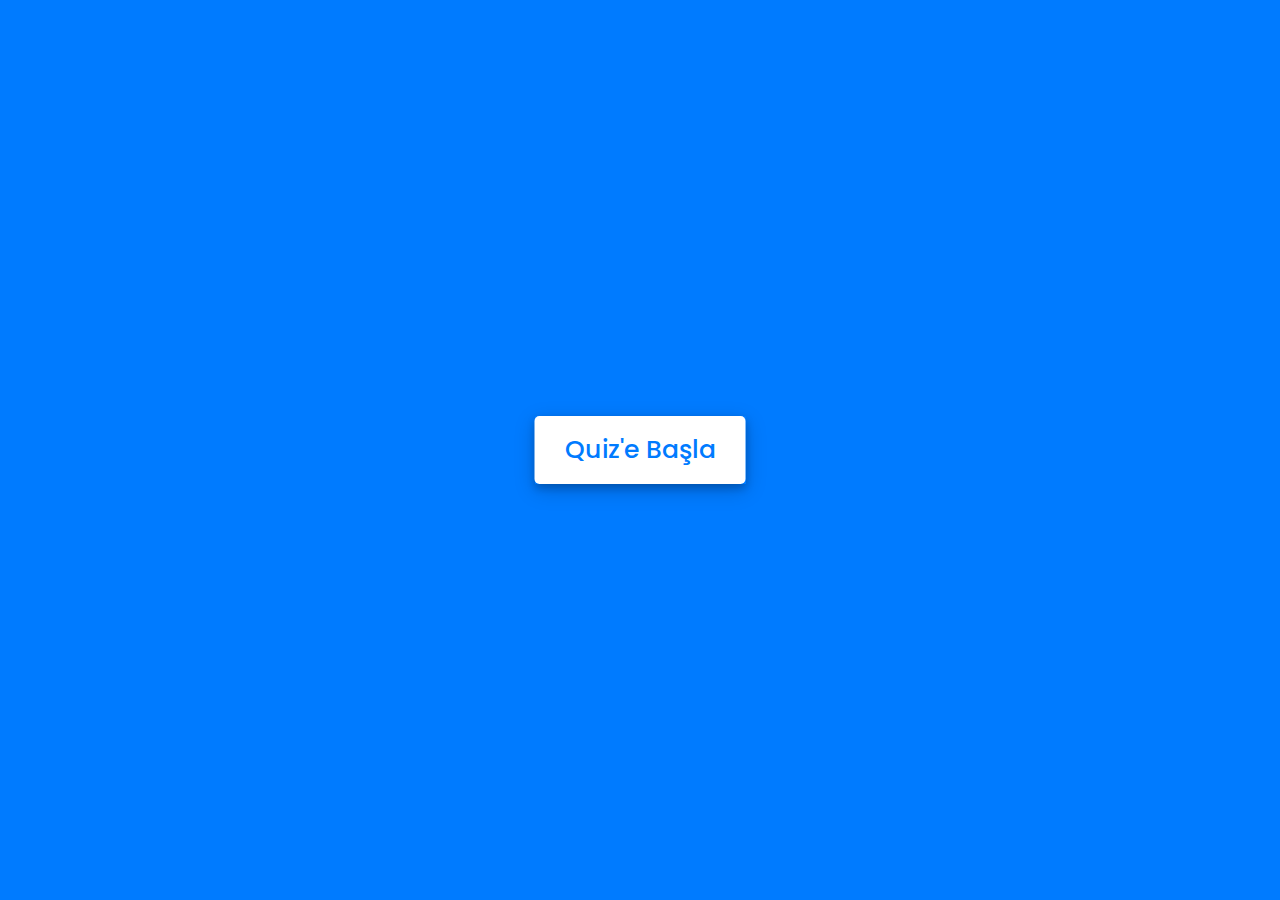
<file: html/quiz/index.html>
<!DOCTYPE html>
<html lang="en">
<head>
    <meta charset="UTF-8">
    <meta name="viewport" content="width=device-width, initial-scale=1.0">
    <title>Quiz</title>
    <link rel="stylesheet" href="style.css">
    <!-- FontAweome CDN Link for Icons-->
    <link rel="stylesheet" href="https://cdnjs.cloudflare.com/ajax/libs/font-awesome/5.15.3/css/all.min.css"/>
</head>
<body>
    <!-- start Quiz button -->
    <div class="start_btn"><button>Quiz'e Başla</button></div>

    <!-- Info Box -->
    <div class="info_box">
        <div class="info-title"><span>Quiz Kuralları</span></div>
        <div class="info-list">
            <div class="info">1. Her soru için <span>15 saniye</span> süreniz olacaktır.</div>
            <div class="info">2. İşaretlediğiniz sorulara geri dönemezsiniz.</div>
            <div class="info">3. Süreniz bittiğinde soruya cevap veremezsiniz.</div>
            <div class="info">4. Quiz devam ederken çıkamazsınız.</div>
            <div class="info">5. Puanınız doğru cevap sayınıza göre verilecektir.</div>
        </div>
        <div class="buttons">
            <button class="quit">Quizden Çık</button>
            <button class="restart">Devam</button>
        </div>
    </div>

    <!-- Quiz Box -->
    <div class="quiz_box">
        <header>
		<div class="title">Quiz</div>
            <div class="timer">
                <div class="time_left_txt">Süre</div>
                <div class="timer_sec">15</div>
            </div>
            <div class="time_line"></div>
        </header>
        <section>
            <div class="que_text">
                <!-- Here I've inserted question from JavaScript -->
            </div>
            <div class="option_list">
                <!-- Here I've inserted options from JavaScript -->
            </div>
        </section>

        <!-- footer of Quiz Box -->
        <footer>
            <div class="total_que">
                <!-- Here I've inserted Question Count Number from JavaScript -->
            </div>
            <button class="next_btn">Sonraki</button>
        </footer>
    </div>

    <!-- Result Box -->
    <div class="result_box">
        <div class="icon">
            <i class="fas fa-crown"></i>
        </div>
        <div class="complete_text">Quizi bitirdiniz!</div>
        <div class="score_text">
            <!-- Here I've inserted Score Result from JavaScript -->
        </div>
        <div class="buttons">
            <button class="restart">Tekrar çöz</button>
            <button class="quit">Çık</button>
        </div>
    </div>

    <!-- Inside this JavaScript file I've inserted Questions and Options only -->
    <script src="js/questions.js"></script>

    <!-- Inside this JavaScript file I've coded all Quiz Codes -->
    <script src="js/script.js"></script>

</body>
</html>
</file>
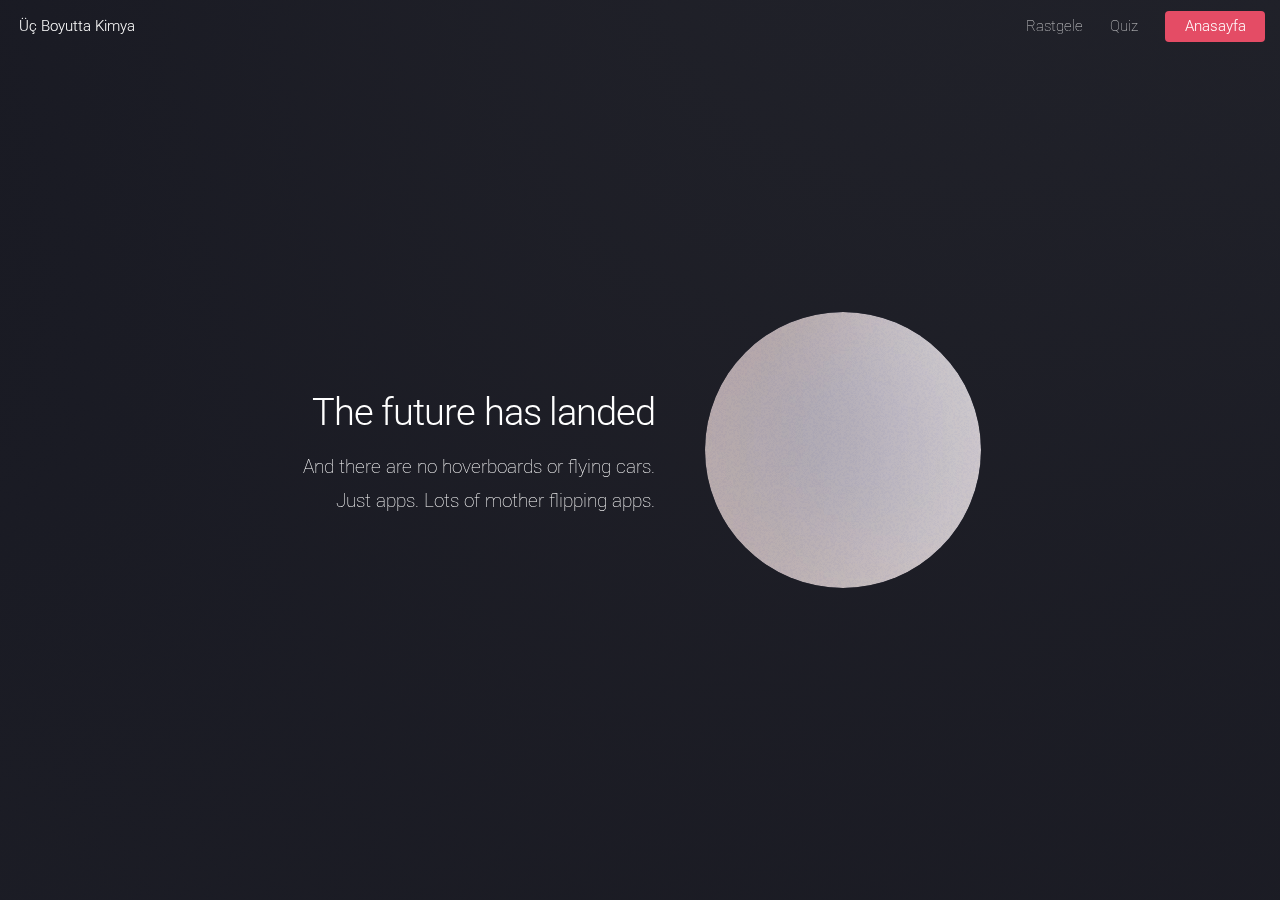
<file: html/test/index.html>
<!DOCTYPE HTML>
<html>
	<head>
		<title>Landed by HTML5 UP</title>
		<meta http-equiv="content-type" content="text/html; charset=utf-8" />
		<meta name="description" content="" />
		<meta name="keywords" content="" />
		<!--[if lte IE 8]><script src="css/ie/html5shiv.js"></script><![endif]-->
		<script src="../three.min.js"></script>
        	<script src="../GLTFLoader.js"></script>
		<script src="js/jquery.min.js"></script>
		<script src="js/jquery.scrolly.min.js"></script>
		<script src="js/jquery.dropotron.min.js"></script>
		<script src="js/jquery.scrollex.min.js"></script>
		<script src="js/skel.min.js"></script>
		<script src="js/skel-layers.min.js"></script>
		<script src="js/init.js"></script>
		<noscript>
			<link rel="stylesheet" href="css/skel.css" />
			<link rel="stylesheet" href="css/style.css" />
			<link rel="stylesheet" href="css/style-xlarge.css" />
		</noscript>
		<!--[if lte IE 9]><link rel="stylesheet" href="css/ie/v9.css" /><![endif]-->
		<!--[if lte IE 8]><link rel="stylesheet" href="css/ie/v8.css" /><![endif]-->
	</head>
	<body class="landing">
		<!-- Header -->
			<header id="header">
				<h1 id="logo"><a href="https://ucboyuttakimya.com">Üç Boyutta Kimya</a></h1>
				<nav id="nav">
					<ul>
						<li><a href="index.html">Rastgele</a></li>
						<li><a href="https://ucboyuttakimya.com/quiz">Quiz</a></li>
						<li><a href="https://ucboyuttakimya.com" class="button special">Anasayfa</a></li>
					</ul>
				</nav>
			</header>

		<!-- Banner -->
			<section id="banner">
				<div id='textContainer' class="content">
					<header>
						<h2>The future has landed</h2>
						<p>And there are no hoverboards or flying cars.<br />
						Just apps. Lots of mother flipping apps.</p>
					</header>
					<span class="image"><img src="images/pic01.jpg" alt="" /></span>
				</div>
			</section>
	</body>
	<script>
        const loader = new THREE.GLTFLoader();
	readParam();

	var WIDTH = window.innerWidth;
        var HEIGHT = window.innerHeight;
        var canvas = document.getElementById("molecule");
	let selectedMol;

	var renderer = new THREE.WebGLRenderer({antialias:true, canvas: molecule});
        var hlight = new THREE.DirectionalLight( 0xffffff, 1.1 );
        hlight.position.z = 25;
        hlight.position.y = 0;
        hlight.position.x = 0;

        renderer.setSize(WIDTH, HEIGHT);
        renderer.setClearColor(0xFFFFFF, 1);

        var scene = new THREE.Scene();
        scene.add(hlight);

        let molekül, start_x, start_y, start_z;

	camera = new THREE.PerspectiveCamera(70, WIDTH/HEIGHT);
        camera.position.z = 20;
        camera.position.y = -2;
        scene.add(camera);

	loadAll();

	function loadAll() {
                // gltf dosyalarını yükle

                loader.load("../" + window.gltfId + ".gltf", function(gltf){
                scene.add(gltf.scene)
                
                molekül = gltf.scene
                molekül.position.z = -8;
                start_x = molekül.scale.x + 3;
                start_y = molekül.scale.y + 3;
                start_z = molekül.scale.z + 3;

                selected_mol = molekül;
                hlight.target = selected_mol;

                gltf.scene.traverse ( function (child) {
                if (child instanceof THREE.Mesh) {
                    child.material.metalness = 0;
		}}
                );
                render();
                }
		);
            }

	var fileFormat = '.gltf'; 

        function readParam() {
                let params = new URLSearchParams(location.search);
                var name = params.get('molName');
                var path = params.get('path');
		window.gltfId = params.get('mol');
		fileFormat = window.gltfId.split('.')[1];
		window.gltfId = window.gltfId.split('.')[0];
		console.log(fileFormat);
                console.log(name, path);
		document.getElementById("frmFile").src=path+".txt";
        }

        function LoadFile() {
                var div = document.getElementById('textContainer');
                var oFrame = document.getElementById("frmFile");
                var strRawContents = oFrame.contentWindow.document.body.childNodes[0].innerHTML;
                while (strRawContents.indexOf("\r") >= 0)
                            strRawContents = strRawContents.replace("\r", "");
                var arrLines = strRawContents.split("\n");
                console.log(arrLines);
                for (var i = 0; i < arrLines.length; i++) {
                        var p = document.createElement('p');
                        var curLine = arrLines[i];
                        p.innerText=curLine;
                        div.appendChild(p);
                 }
        }

	function render() {
                requestAnimationFrame(render);
                selected_mol.rotation.y = selected_mol.rotation.y + 0.05;
                renderer.render(scene, camera);
            }
	</script>
</html>
</file>
<file: style.css>
body {
    overflow: hidden;
    margin: 0;
}
  
.ui {
    position: relative;
}

button { width: 200px;
  height: 200px;
  outline-style:initial;
  border-radius: 100px;
  cursor: pointer;}

canvas{
    position: absolute;
}

#container{
    position: absolute;
    bottom: 10px;
    display: flex;
    justify-content: center;
  }

#main { 
    display: flex; 
    justify-content: space-between;
  }
#btn1{
    position: absolute;
    bottom: 10px;
    left: 10%;

    justify-content: left;
  }
#btn2{
    position: absolute;
    bottom: 10px;
    right: 10%;

    justify-content: right;
  }

#dropdown{
    position: absolute;
    top: 10px;
    left: 20px;
    display: flex;
    justify-content: center;
}
#onoff{
    position: absolute;
    top: 10px;
    right: 20px;
    display: flex;
    justify-content: center;
}

table {
    table-layout:fixed;
    border-collapse: collapse;
	border-spacing: 0;
}
tr{
	padding: 0px;
    margin: 0px;
}
td {
	padding: 0;
    margin: 0;
    overflow: hidden; 
    text-overflow: ellipsis; 
    word-wrap: break-word;
}

.switch {
    position: relative;
    display: inline-block;
    width: 60px;
    height: 34px;
  }
  
  /* Hide default HTML checkbox */
  .switch input {
    opacity: 0;
    width: 0;
    height: 0;
  }
  
  /* The slider */
  .slider {
    position: absolute;
    cursor: pointer;
    top: 0;
    left: 0;
    right: 0;
    bottom: 0;
    background-color: #b1b1be;
    -webkit-transition: .4s;
    transition: .4s;
  }
  
  .slider:before {
    position: absolute;
    content: "";
    height: 26px;
    width: 26px;
    left: 4px;
    bottom: 4px;
    background-color: white;
    -webkit-transition: .4s;
    transition: .4s;
  }
  
  input:checked + .slider {
    background-color: #2196F3;
  }
  
  input:focus + .slider {
    box-shadow: 0 0 1px #2196F3;
  }
  
  input:checked + .slider:before {
    -webkit-transform: translateX(26px);
    -ms-transform: translateX(26px);
    transform: translateX(26px);
  }
  
  /* Rounded sliders */
  .slider.round {
    border-radius: 34px;
  }
  
  .slider.round:before {
    border-radius: 50%;
  }
</file>
<file: html/style.css>
body {
    overflow: hidden;
    margin: 0;
}
  
.ui {
    position: relative;
}

button { width: 200px;
  height: 200px;
  outline-style:initial;
  border-radius: 100px;
  cursor: pointer;}

canvas{
    position: absolute;
}

#container{
    position: absolute;
    bottom: 10px;
    display: flex;
    justify-content: center;
  }

#main { 
    display: flex; 
    justify-content: space-between;
  }
#btn1{
    position: absolute;
    bottom: 10px;
    left: 10%;

    justify-content: left;
  }
#btn2{
    position: absolute;
    bottom: 10px;
    right: 10%;

    justify-content: right;
  }

#dropdown{
    position: absolute;
    top: 10px;
    left: 20px;
    display: flex;
    justify-content: center;
}
#onoff{
    position: absolute;
    top: 10px;
    right: 20px;
    display: flex;
    justify-content: center;
}

table {
    table-layout:fixed;
    border-collapse: collapse;
	border-spacing: 0;
}
tr{
	padding: 0px;
    margin: 0px;
}
td {
	padding: 0;
    margin: 0;
    overflow: hidden; 
    text-overflow: ellipsis; 
    word-wrap: break-word;
}

.switch {
    position: relative;
    display: inline-block;
    width: 60px;
    height: 34px;
  }
  
  /* Hide default HTML checkbox */
  .switch input {
    opacity: 0;
    width: 0;
    height: 0;
  }
  
  /* The slider */
  .slider {
    position: absolute;
    cursor: pointer;
    top: 0;
    left: 0;
    right: 0;
    bottom: 0;
    background-color: #b1b1be;
    -webkit-transition: .4s;
    transition: .4s;
  }
  
  .slider:before {
    position: absolute;
    content: "";
    height: 26px;
    width: 26px;
    left: 4px;
    bottom: 4px;
    background-color: white;
    -webkit-transition: .4s;
    transition: .4s;
  }
  
  input:checked + .slider {
    background-color: #2196F3;
  }
  
  input:focus + .slider {
    box-shadow: 0 0 1px #2196F3;
  }
  
  input:checked + .slider:before {
    -webkit-transform: translateX(26px);
    -ms-transform: translateX(26px);
    transform: translateX(26px);
  }
  
  /* Rounded sliders */
  .slider.round {
    border-radius: 34px;
  }
  
  .slider.round:before {
    border-radius: 50%;
  }
</file>
<file: molekul/css/style-xlarge.css>
/*
	Landed by HTML5 UP
	html5up.net | @n33co
	Free for personal and commercial use under the CCA 3.0 license (html5up.net/license)
*/

/* Basic */

	body, input, select, textarea {
		font-size: 13pt;
	}
</file>
<file: molekul/css/ie/v9.css>
/*
	Landed by HTML5 UP
	html5up.net | @n33co
	Free for personal and commercial use under the CCA 3.0 license (html5up.net/license)
*/

/* Loader */

	body.landing:before, body.landing:after {
		display: none !important;
	}

/* Icon */

	.icon.alt {
		color: inherit !important;
	}

	.icon.major.alt:before {
		color: #ffffff !important;
	}

/* Banner */

	#banner:after {
		background-color: rgba(23, 24, 32, 0.95);
	}

/* Footer */

	#footer .icons .icon.alt:before {
		color: #ffffff !important;
	}
</file>
<file: molekul/css/ie/v8.css>
/*
	Landed by HTML5 UP
	html5up.net | @n33co
	Free for personal and commercial use under the CCA 3.0 license (html5up.net/license)
*/

/* Basic */

	body {
		color: #ffffff;
	}

	body, html, #skel-layers-wrapper {
		height: 100%;
	}

	blockquote {
		border-left: solid 4px #606067;
	}

	code {
		background: #32333b;
	}

	hr {
		border-bottom: solid 1px #606067;
	}

/* Icon */

	.icon.major {
		-ms-behavior: url("css/ie/PIE.htc");
	}

/* Image */

	.image {
		position: relative;
		-ms-behavior: url("css/ie/PIE.htc");
	}

		.image:before {
			display: none;
		}

		.image img {
			position: relative;
			-ms-behavior: url("css/ie/PIE.htc");
		}

/* Form */

	input[type="text"],
	input[type="password"],
	input[type="email"],
	select,
	textarea {
		position: relative;
		-ms-behavior: url("css/ie/PIE.htc");
	}

		input[type="text"]:focus,
		input[type="password"]:focus,
		input[type="email"]:focus,
		select:focus,
		textarea:focus {
			-ms-behavior: url("css/ie/PIE.htc");
		}

	input[type="text"],
	input[type="password"],
	input[type="email"] {
		line-height: 3em;
	}

	input[type="checkbox"],
	input[type="radio"] {
		font-size: 3em;
	}

		input[type="checkbox"] + label:before,
		input[type="radio"] + label:before {
			display: none;
		}

/* Table */

	table tbody tr {
		border: solid 1px #606067;
	}

	table thead {
		border-bottom: solid 1px #606067;
	}

	table tfoot {
		border-top: solid 1px #606067;
	}

	table.alt tbody tr td {
		border: solid 1px #606067;
	}

/* Button */

	input[type="submit"],
	input[type="reset"],
	input[type="button"],
	.button {
		border: solid 1px #ffffff !important;
	}

		input[type="submit"].special,
		input[type="reset"].special,
		input[type="button"].special,
		.button.special {
			border: 0 !important;
		}

/* Goto Next */

	.goto-next {
		display: none;
	}

/* Spotlight */

	.spotlight {
		height: 100%;
	}

		.spotlight .content {
			background: #272833;
		}

/* Wrapper */

	.wrapper.style2 input[type="text"]:focus,
	.wrapper.style2 input[type="password"]:focus,
	.wrapper.style2 input[type="email"]:focus,
	.wrapper.style2 select:focus,
	.wrapper.style2 textarea:focus {
		border-color: #ffffff;
	}

	.wrapper.style2 input[type="submit"].special:hover, .wrapper.style2 input[type="submit"].special:active,
	.wrapper.style2 input[type="reset"].special:hover,
	.wrapper.style2 input[type="reset"].special:active,
	.wrapper.style2 input[type="button"].special:hover,
	.wrapper.style2 input[type="button"].special:active,
	.wrapper.style2 .button.special:hover,
	.wrapper.style2 .button.special:active {
		color: #e44c65 !important;
	}

/* Dropotron */

	.dropotron {
		background: #272833;
		box-shadow: none !important;
		-ms-behavior: url("css/ie/PIE.htc");
	}

		.dropotron > li a, .dropotron > li span {
			color: #ffffff !important;
		}

		.dropotron.level-0 {
			margin-top: 0;
		}

			.dropotron.level-0:before {
				display: none;
			}

/* Header */

	#header {
		background: #272833;
	}

/* Banner */

	#banner {
		height: 100%;
	}

		#banner:before {
			height: 100%;
		}

		#banner:after {
			background-image: url("images/banner-overlay.png");
		}
</file>
<file: quiz/style.css>
/* importing google fonts */
@import url('https://fonts.googleapis.com/css2?family=Poppins:wght@200;300;400;500;600;700&display=swap');
*{
    margin: 0;
    padding: 0;
    box-sizing: border-box;
    font-family: 'Poppins', sans-serif;
}

body{
    background: #007bff;
}

::selection{
    color: #fff;
    background: #007bff;
}

.start_btn,
.info_box,
.quiz_box,
.result_box{
    position: absolute;
    top: 50%;
    left: 50%;
    transform: translate(-50%, -50%);
    box-shadow: 0 4px 8px 0 rgba(0, 0, 0, 0.2), 
                0 6px 20px 0 rgba(0, 0, 0, 0.19);
}

.info_box.activeInfo,
.quiz_box.activeQuiz,
.result_box.activeResult{
    opacity: 1;
    z-index: 5;
    pointer-events: auto;
    transform: translate(-50%, -50%) scale(1);
}

.start_btn button{
    font-size: 25px;
    font-weight: 500;
    color: #007bff;
    padding: 15px 30px;
    outline: none;
    border: none;
    border-radius: 5px;
    background: #fff;
    cursor: pointer;
}

.info_box{
    width: 540px;
    background: #fff;
    border-radius: 5px;
    transform: translate(-50%, -50%) scale(0.9);
    opacity: 0;
    pointer-events: none;
    transition: all 0.3s ease;
}

.info_box .info-title{
    height: 60px;
    width: 100%;
    border-bottom: 1px solid lightgrey;
    display: flex;
    align-items: center;
    padding: 0 30px;
    border-radius: 5px 5px 0 0;
    font-size: 20px;
    font-weight: 600;
}

.info_box .info-list{
    padding: 15px 30px;
}

.info_box .info-list .info{
    margin: 5px 0;
    font-size: 17px;
}

.info_box .info-list .info span{
    font-weight: 600;
    color: #007bff;
}
.info_box .buttons{
    height: 60px;
    display: flex;
    align-items: center;
    justify-content: flex-end;
    padding: 0 30px;
    border-top: 1px solid lightgrey;
}

.info_box .buttons button{
    margin: 0 5px;
    height: 40px;
    width: 100px;
    font-size: 16px;
    font-weight: 500;
    cursor: pointer;
    border: none;
    outline: none;
    border-radius: 5px;
    border: 1px solid #007bff;
    transition: all 0.3s ease;
}

.quiz_box{
    width: 550px;
    background: #fff;
    border-radius: 5px;
    transform: translate(-50%, -50%) scale(0.9);
    opacity: 0;
    pointer-events: none;
    transition: all 0.3s ease;
}

.quiz_box header{
    position: relative;
    z-index: 2;
    height: 70px;
    padding: 0 30px;
    background: #fff;
    border-radius: 5px 5px 0 0;
    display: flex;
    align-items: center;
    justify-content: space-between;
    box-shadow: 0px 3px 5px 1px rgba(0,0,0,0.1);
}

.quiz_box header .title{
    font-size: 20px;
    font-weight: 600;
}

.quiz_box header .timer{
    color: #004085;
    background: #cce5ff;
    border: 1px solid #b8daff;
    height: 45px;
    padding: 0 8px;
    border-radius: 5px;
    display: flex;
    align-items: center;
    justify-content: space-between;
    width: 145px;
}

.quiz_box header .timer .time_left_txt{
    font-weight: 400;
    font-size: 17px;
    user-select: none;
}

.quiz_box header .timer .timer_sec{
    font-size: 18px;
    font-weight: 500;
    height: 30px;
    width: 45px;
    color: #fff;
    border-radius: 5px;
    line-height: 30px;
    text-align: center;
    background: #343a40;
    border: 1px solid #343a40;
    user-select: none;
}

.quiz_box header .time_line{
    position: absolute;
    bottom: 0px;
    left: 0px;
    height: 3px;
    background: #007bff;
}

section{
    padding: 25px 30px 20px 30px;
    background: #fff;
}

section .que_text{
    font-size: 25px;
    font-weight: 600;
}

section .option_list{
    padding: 20px 0px;
    display: block;   
}

section .option_list .option{
    background: aliceblue;
    border: 1px solid #84c5fe;
    border-radius: 5px;
    padding: 8px 15px;
    font-size: 17px;
    margin-bottom: 15px;
    cursor: pointer;
    transition: all 0.3s ease;
    display: flex;
    align-items: center;
    justify-content: space-between;
}

section .option_list .option:last-child{
    margin-bottom: 0px;
}

section .option_list .option:hover{
    color: #004085;
    background: #cce5ff;
    border: 1px solid #b8daff;
}

section .option_list .option.correct{
    color: #155724;
    background: #d4edda;
    border: 1px solid #c3e6cb;
}

section .option_list .option.incorrect{
    color: #721c24;
    background: #f8d7da;
    border: 1px solid #f5c6cb;
}

section .option_list .option.disabled{
    pointer-events: none;
}

section .option_list .option .icon{
    height: 26px;
    width: 26px;
    border: 2px solid transparent;
    border-radius: 50%;
    text-align: center;
    font-size: 13px;
    pointer-events: none;
    transition: all 0.3s ease;
    line-height: 24px;
}
.option_list .option .icon.tick{
    color: #23903c;
    border-color: #23903c;
    background: #d4edda;
}

.option_list .option .icon.cross{
    color: #a42834;
    background: #f8d7da;
    border-color: #a42834;
}

footer{
    height: 60px;
    padding: 0 30px;
    display: flex;
    align-items: center;
    justify-content: space-between;
    border-top: 1px solid lightgrey;
}

footer .total_que span{
    display: flex;
    user-select: none;
}

footer .total_que span p{
    font-weight: 500;
    padding: 0 5px;
}

footer .total_que span p:first-child{
    padding-left: 0px;
}

footer button{
    height: 40px;
    padding: 0 13px;
    font-size: 18px;
    font-weight: 400;
    cursor: pointer;
    border: none;
    outline: none;
    color: #fff;
    border-radius: 5px;
    background: #007bff;
    border: 1px solid #007bff;
    line-height: 10px;
    opacity: 0;
    pointer-events: none;
    transform: scale(0.95);
    transition: all 0.3s ease;
}

footer button:hover{
    background: #0263ca;
}

footer button.show{
    opacity: 1;
    pointer-events: auto;
    transform: scale(1);
}

.result_box{
    background: #fff;
    border-radius: 5px;
    display: flex;
    padding: 25px 30px;
    width: 450px;
    align-items: center;
    flex-direction: column;
    justify-content: center;
    transform: translate(-50%, -50%) scale(0.9);
    opacity: 0;
    pointer-events: none;
    transition: all 0.3s ease;
}

.result_box .icon{
    font-size: 100px;
    color: #007bff;
    margin-bottom: 10px;
}

.result_box .complete_text{
    font-size: 20px;
    font-weight: 500;
}

.result_box .score_text span{
    display: flex;
    margin: 10px 0;
    font-size: 18px;
    font-weight: 500;
}

.result_box .score_text span p{
    padding: 0 4px;
    font-weight: 600;
}

.result_box .buttons{
    display: flex;
    margin: 20px 0;
}

.result_box .buttons button{
    margin: 0 10px;
    height: 45px;
    padding: 0 20px;
    font-size: 18px;
    font-weight: 500;
    cursor: pointer;
    border: none;
    outline: none;
    border-radius: 5px;
    border: 1px solid #007bff;
    transition: all 0.3s ease;
}

.buttons button.restart{
    color: #fff;
    background: #007bff;
}

.buttons button.restart:hover{
    background: #0263ca;
}

.buttons button.quit{
    color: #007bff;
    background: #fff;
}

.buttons button.quit:hover{
    color: #fff;
    background: #007bff;
}
</file>
<file: test/css/style-xlarge.css>
/*
	Landed by HTML5 UP
	html5up.net | @n33co
	Free for personal and commercial use under the CCA 3.0 license (html5up.net/license)
*/

/* Basic */

	body, input, select, textarea {
		font-size: 13pt;
	}
</file>
<file: test/css/ie/v9.css>
/*
	Landed by HTML5 UP
	html5up.net | @n33co
	Free for personal and commercial use under the CCA 3.0 license (html5up.net/license)
*/

/* Loader */

	body.landing:before, body.landing:after {
		display: none !important;
	}

/* Icon */

	.icon.alt {
		color: inherit !important;
	}

	.icon.major.alt:before {
		color: #ffffff !important;
	}

/* Banner */

	#banner:after {
		background-color: rgba(23, 24, 32, 0.95);
	}

/* Footer */

	#footer .icons .icon.alt:before {
		color: #ffffff !important;
	}
</file>
<file: test/css/ie/v8.css>
/*
	Landed by HTML5 UP
	html5up.net | @n33co
	Free for personal and commercial use under the CCA 3.0 license (html5up.net/license)
*/

/* Basic */

	body {
		color: #ffffff;
	}

	body, html, #skel-layers-wrapper {
		height: 100%;
	}

	blockquote {
		border-left: solid 4px #606067;
	}

	code {
		background: #32333b;
	}

	hr {
		border-bottom: solid 1px #606067;
	}

/* Icon */

	.icon.major {
		-ms-behavior: url("css/ie/PIE.htc");
	}

/* Image */

	.image {
		position: relative;
		-ms-behavior: url("css/ie/PIE.htc");
	}

		.image:before {
			display: none;
		}

		.image img {
			position: relative;
			-ms-behavior: url("css/ie/PIE.htc");
		}

/* Form */

	input[type="text"],
	input[type="password"],
	input[type="email"],
	select,
	textarea {
		position: relative;
		-ms-behavior: url("css/ie/PIE.htc");
	}

		input[type="text"]:focus,
		input[type="password"]:focus,
		input[type="email"]:focus,
		select:focus,
		textarea:focus {
			-ms-behavior: url("css/ie/PIE.htc");
		}

	input[type="text"],
	input[type="password"],
	input[type="email"] {
		line-height: 3em;
	}

	input[type="checkbox"],
	input[type="radio"] {
		font-size: 3em;
	}

		input[type="checkbox"] + label:before,
		input[type="radio"] + label:before {
			display: none;
		}

/* Table */

	table tbody tr {
		border: solid 1px #606067;
	}

	table thead {
		border-bottom: solid 1px #606067;
	}

	table tfoot {
		border-top: solid 1px #606067;
	}

	table.alt tbody tr td {
		border: solid 1px #606067;
	}

/* Button */

	input[type="submit"],
	input[type="reset"],
	input[type="button"],
	.button {
		border: solid 1px #ffffff !important;
	}

		input[type="submit"].special,
		input[type="reset"].special,
		input[type="button"].special,
		.button.special {
			border: 0 !important;
		}

/* Goto Next */

	.goto-next {
		display: none;
	}

/* Spotlight */

	.spotlight {
		height: 100%;
	}

		.spotlight .content {
			background: #272833;
		}

/* Wrapper */

	.wrapper.style2 input[type="text"]:focus,
	.wrapper.style2 input[type="password"]:focus,
	.wrapper.style2 input[type="email"]:focus,
	.wrapper.style2 select:focus,
	.wrapper.style2 textarea:focus {
		border-color: #ffffff;
	}

	.wrapper.style2 input[type="submit"].special:hover, .wrapper.style2 input[type="submit"].special:active,
	.wrapper.style2 input[type="reset"].special:hover,
	.wrapper.style2 input[type="reset"].special:active,
	.wrapper.style2 input[type="button"].special:hover,
	.wrapper.style2 input[type="button"].special:active,
	.wrapper.style2 .button.special:hover,
	.wrapper.style2 .button.special:active {
		color: #e44c65 !important;
	}

/* Dropotron */

	.dropotron {
		background: #272833;
		box-shadow: none !important;
		-ms-behavior: url("css/ie/PIE.htc");
	}

		.dropotron > li a, .dropotron > li span {
			color: #ffffff !important;
		}

		.dropotron.level-0 {
			margin-top: 0;
		}

			.dropotron.level-0:before {
				display: none;
			}

/* Header */

	#header {
		background: #272833;
	}

/* Banner */

	#banner {
		height: 100%;
	}

		#banner:before {
			height: 100%;
		}

		#banner:after {
			background-image: url("images/banner-overlay.png");
		}
</file>
<file: html/quiz/style.css>
/* importing google fonts */
@import url('https://fonts.googleapis.com/css2?family=Poppins:wght@200;300;400;500;600;700&display=swap');
*{
    margin: 0;
    padding: 0;
    box-sizing: border-box;
    font-family: 'Poppins', sans-serif;
}

body{
    background: #007bff;
}

::selection{
    color: #fff;
    background: #007bff;
}

.start_btn,
.info_box,
.quiz_box,
.result_box{
    position: absolute;
    top: 50%;
    left: 50%;
    transform: translate(-50%, -50%);
    box-shadow: 0 4px 8px 0 rgba(0, 0, 0, 0.2), 
                0 6px 20px 0 rgba(0, 0, 0, 0.19);
}

.info_box.activeInfo,
.quiz_box.activeQuiz,
.result_box.activeResult{
    opacity: 1;
    z-index: 5;
    pointer-events: auto;
    transform: translate(-50%, -50%) scale(1);
}

.start_btn button{
    font-size: 25px;
    font-weight: 500;
    color: #007bff;
    padding: 15px 30px;
    outline: none;
    border: none;
    border-radius: 5px;
    background: #fff;
    cursor: pointer;
}

.info_box{
    width: 540px;
    background: #fff;
    border-radius: 5px;
    transform: translate(-50%, -50%) scale(0.9);
    opacity: 0;
    pointer-events: none;
    transition: all 0.3s ease;
}

.info_box .info-title{
    height: 60px;
    width: 100%;
    border-bottom: 1px solid lightgrey;
    display: flex;
    align-items: center;
    padding: 0 30px;
    border-radius: 5px 5px 0 0;
    font-size: 20px;
    font-weight: 600;
}

.info_box .info-list{
    padding: 15px 30px;
}

.info_box .info-list .info{
    margin: 5px 0;
    font-size: 17px;
}

.info_box .info-list .info span{
    font-weight: 600;
    color: #007bff;
}
.info_box .buttons{
    height: 60px;
    display: flex;
    align-items: center;
    justify-content: flex-end;
    padding: 0 30px;
    border-top: 1px solid lightgrey;
}

.info_box .buttons button{
    margin: 0 5px;
    height: 40px;
    width: 100px;
    font-size: 16px;
    font-weight: 500;
    cursor: pointer;
    border: none;
    outline: none;
    border-radius: 5px;
    border: 1px solid #007bff;
    transition: all 0.3s ease;
}

.quiz_box{
    width: 550px;
    background: #fff;
    border-radius: 5px;
    transform: translate(-50%, -50%) scale(0.9);
    opacity: 0;
    pointer-events: none;
    transition: all 0.3s ease;
}

.quiz_box header{
    position: relative;
    z-index: 2;
    height: 70px;
    padding: 0 30px;
    background: #fff;
    border-radius: 5px 5px 0 0;
    display: flex;
    align-items: center;
    justify-content: space-between;
    box-shadow: 0px 3px 5px 1px rgba(0,0,0,0.1);
}

.quiz_box header .title{
    font-size: 20px;
    font-weight: 600;
}

.quiz_box header .timer{
    color: #004085;
    background: #cce5ff;
    border: 1px solid #b8daff;
    height: 45px;
    padding: 0 8px;
    border-radius: 5px;
    display: flex;
    align-items: center;
    justify-content: space-between;
    width: 145px;
}

.quiz_box header .timer .time_left_txt{
    font-weight: 400;
    font-size: 17px;
    user-select: none;
}

.quiz_box header .timer .timer_sec{
    font-size: 18px;
    font-weight: 500;
    height: 30px;
    width: 45px;
    color: #fff;
    border-radius: 5px;
    line-height: 30px;
    text-align: center;
    background: #343a40;
    border: 1px solid #343a40;
    user-select: none;
}

.quiz_box header .time_line{
    position: absolute;
    bottom: 0px;
    left: 0px;
    height: 3px;
    background: #007bff;
}

section{
    padding: 25px 30px 20px 30px;
    background: #fff;
}

section .que_text{
    font-size: 25px;
    font-weight: 600;
}

section .option_list{
    padding: 20px 0px;
    display: block;   
}

section .option_list .option{
    background: aliceblue;
    border: 1px solid #84c5fe;
    border-radius: 5px;
    padding: 8px 15px;
    font-size: 17px;
    margin-bottom: 15px;
    cursor: pointer;
    transition: all 0.3s ease;
    display: flex;
    align-items: center;
    justify-content: space-between;
}

section .option_list .option:last-child{
    margin-bottom: 0px;
}

section .option_list .option:hover{
    color: #004085;
    background: #cce5ff;
    border: 1px solid #b8daff;
}

section .option_list .option.correct{
    color: #155724;
    background: #d4edda;
    border: 1px solid #c3e6cb;
}

section .option_list .option.incorrect{
    color: #721c24;
    background: #f8d7da;
    border: 1px solid #f5c6cb;
}

section .option_list .option.disabled{
    pointer-events: none;
}

section .option_list .option .icon{
    height: 26px;
    width: 26px;
    border: 2px solid transparent;
    border-radius: 50%;
    text-align: center;
    font-size: 13px;
    pointer-events: none;
    transition: all 0.3s ease;
    line-height: 24px;
}
.option_list .option .icon.tick{
    color: #23903c;
    border-color: #23903c;
    background: #d4edda;
}

.option_list .option .icon.cross{
    color: #a42834;
    background: #f8d7da;
    border-color: #a42834;
}

footer{
    height: 60px;
    padding: 0 30px;
    display: flex;
    align-items: center;
    justify-content: space-between;
    border-top: 1px solid lightgrey;
}

footer .total_que span{
    display: flex;
    user-select: none;
}

footer .total_que span p{
    font-weight: 500;
    padding: 0 5px;
}

footer .total_que span p:first-child{
    padding-left: 0px;
}

footer button{
    height: 40px;
    padding: 0 13px;
    font-size: 18px;
    font-weight: 400;
    cursor: pointer;
    border: none;
    outline: none;
    color: #fff;
    border-radius: 5px;
    background: #007bff;
    border: 1px solid #007bff;
    line-height: 10px;
    opacity: 0;
    pointer-events: none;
    transform: scale(0.95);
    transition: all 0.3s ease;
}

footer button:hover{
    background: #0263ca;
}

footer button.show{
    opacity: 1;
    pointer-events: auto;
    transform: scale(1);
}

.result_box{
    background: #fff;
    border-radius: 5px;
    display: flex;
    padding: 25px 30px;
    width: 450px;
    align-items: center;
    flex-direction: column;
    justify-content: center;
    transform: translate(-50%, -50%) scale(0.9);
    opacity: 0;
    pointer-events: none;
    transition: all 0.3s ease;
}

.result_box .icon{
    font-size: 100px;
    color: #007bff;
    margin-bottom: 10px;
}

.result_box .complete_text{
    font-size: 20px;
    font-weight: 500;
}

.result_box .score_text span{
    display: flex;
    margin: 10px 0;
    font-size: 18px;
    font-weight: 500;
}

.result_box .score_text span p{
    padding: 0 4px;
    font-weight: 600;
}

.result_box .buttons{
    display: flex;
    margin: 20px 0;
}

.result_box .buttons button{
    margin: 0 10px;
    height: 45px;
    padding: 0 20px;
    font-size: 18px;
    font-weight: 500;
    cursor: pointer;
    border: none;
    outline: none;
    border-radius: 5px;
    border: 1px solid #007bff;
    transition: all 0.3s ease;
}

.buttons button.restart{
    color: #fff;
    background: #007bff;
}

.buttons button.restart:hover{
    background: #0263ca;
}

.buttons button.quit{
    color: #007bff;
    background: #fff;
}

.buttons button.quit:hover{
    color: #fff;
    background: #007bff;
}
</file>
<file: html/test/css/style-xlarge.css>
/*
	Landed by HTML5 UP
	html5up.net | @n33co
	Free for personal and commercial use under the CCA 3.0 license (html5up.net/license)
*/

/* Basic */

	body, input, select, textarea {
		font-size: 13pt;
	}
</file>
<file: html/test/css/ie/v9.css>
/*
	Landed by HTML5 UP
	html5up.net | @n33co
	Free for personal and commercial use under the CCA 3.0 license (html5up.net/license)
*/

/* Loader */

	body.landing:before, body.landing:after {
		display: none !important;
	}

/* Icon */

	.icon.alt {
		color: inherit !important;
	}

	.icon.major.alt:before {
		color: #ffffff !important;
	}

/* Banner */

	#banner:after {
		background-color: rgba(23, 24, 32, 0.95);
	}

/* Footer */

	#footer .icons .icon.alt:before {
		color: #ffffff !important;
	}
</file>
<file: html/test/css/ie/v8.css>
/*
	Landed by HTML5 UP
	html5up.net | @n33co
	Free for personal and commercial use under the CCA 3.0 license (html5up.net/license)
*/

/* Basic */

	body {
		color: #ffffff;
	}

	body, html, #skel-layers-wrapper {
		height: 100%;
	}

	blockquote {
		border-left: solid 4px #606067;
	}

	code {
		background: #32333b;
	}

	hr {
		border-bottom: solid 1px #606067;
	}

/* Icon */

	.icon.major {
		-ms-behavior: url("css/ie/PIE.htc");
	}

/* Image */

	.image {
		position: relative;
		-ms-behavior: url("css/ie/PIE.htc");
	}

		.image:before {
			display: none;
		}

		.image img {
			position: relative;
			-ms-behavior: url("css/ie/PIE.htc");
		}

/* Form */

	input[type="text"],
	input[type="password"],
	input[type="email"],
	select,
	textarea {
		position: relative;
		-ms-behavior: url("css/ie/PIE.htc");
	}

		input[type="text"]:focus,
		input[type="password"]:focus,
		input[type="email"]:focus,
		select:focus,
		textarea:focus {
			-ms-behavior: url("css/ie/PIE.htc");
		}

	input[type="text"],
	input[type="password"],
	input[type="email"] {
		line-height: 3em;
	}

	input[type="checkbox"],
	input[type="radio"] {
		font-size: 3em;
	}

		input[type="checkbox"] + label:before,
		input[type="radio"] + label:before {
			display: none;
		}

/* Table */

	table tbody tr {
		border: solid 1px #606067;
	}

	table thead {
		border-bottom: solid 1px #606067;
	}

	table tfoot {
		border-top: solid 1px #606067;
	}

	table.alt tbody tr td {
		border: solid 1px #606067;
	}

/* Button */

	input[type="submit"],
	input[type="reset"],
	input[type="button"],
	.button {
		border: solid 1px #ffffff !important;
	}

		input[type="submit"].special,
		input[type="reset"].special,
		input[type="button"].special,
		.button.special {
			border: 0 !important;
		}

/* Goto Next */

	.goto-next {
		display: none;
	}

/* Spotlight */

	.spotlight {
		height: 100%;
	}

		.spotlight .content {
			background: #272833;
		}

/* Wrapper */

	.wrapper.style2 input[type="text"]:focus,
	.wrapper.style2 input[type="password"]:focus,
	.wrapper.style2 input[type="email"]:focus,
	.wrapper.style2 select:focus,
	.wrapper.style2 textarea:focus {
		border-color: #ffffff;
	}

	.wrapper.style2 input[type="submit"].special:hover, .wrapper.style2 input[type="submit"].special:active,
	.wrapper.style2 input[type="reset"].special:hover,
	.wrapper.style2 input[type="reset"].special:active,
	.wrapper.style2 input[type="button"].special:hover,
	.wrapper.style2 input[type="button"].special:active,
	.wrapper.style2 .button.special:hover,
	.wrapper.style2 .button.special:active {
		color: #e44c65 !important;
	}

/* Dropotron */

	.dropotron {
		background: #272833;
		box-shadow: none !important;
		-ms-behavior: url("css/ie/PIE.htc");
	}

		.dropotron > li a, .dropotron > li span {
			color: #ffffff !important;
		}

		.dropotron.level-0 {
			margin-top: 0;
		}

			.dropotron.level-0:before {
				display: none;
			}

/* Header */

	#header {
		background: #272833;
	}

/* Banner */

	#banner {
		height: 100%;
	}

		#banner:before {
			height: 100%;
		}

		#banner:after {
			background-image: url("images/banner-overlay.png");
		}
</file>
<file: molekul/css/skel.css>
/* Resets (http://meyerweb.com/eric/tools/css/reset/ | v2.0 | 20110126 | License: none (public domain)) */

	html,body,div,span,applet,object,iframe,h1,h2,h3,h4,h5,h6,p,blockquote,pre,a,abbr,acronym,address,big,cite,code,del,dfn,em,img,ins,kbd,q,s,samp,small,strike,strong,sub,sup,tt,var,b,u,i,center,dl,dt,dd,ol,ul,li,fieldset,form,label,legend,table,caption,tbody,tfoot,thead,tr,th,td,article,aside,canvas,details,embed,figure,figcaption,footer,header,hgroup,menu,nav,output,ruby,section,summary,time,mark,audio,video{margin:0;padding:0;border:0;font-size:100%;font:inherit;vertical-align:baseline;}article,aside,details,figcaption,figure,footer,header,hgroup,menu,nav,section{display:block;}body{line-height:1;}ol,ul{list-style:none;}blockquote,q{quotes:none;}blockquote:before,blockquote:after,q:before,q:after{content:'';content:none;}table{border-collapse:collapse;border-spacing:0;}body{-webkit-text-size-adjust:none}

/* Box Model */

	*, *:before, *:after {
		-moz-box-sizing: border-box;
		-webkit-box-sizing: border-box;
		box-sizing: border-box;
	}

/* Container */

	.container {
		margin-left: auto;
		margin-right: auto;

		/* width: (containers) */
		width: 70em;
	}

	/* Modifiers */

		/* 125% */
			.container.\31 25\25 {
				width: 100%;

				/* max-width: (containers * 1.25) */
				max-width: 87.5em;

				/* min-width: (containers) */
				min-width: 70em;
			}

		/* 75% */
			.container.\37 5\25 {

				/* width: (containers * 0.75) */
				width: 52.5em;

			}

		/* 50% */
			.container.\35 0\25 {

				/* width: (containers * 0.50) */
				width: 35em;

			}

		/* 25% */
			.container.\32 5\25 {

				/* width: (containers * 0.25) */
				width: 17.5em;

			}

/* Grid */

	.row {
		border-bottom: solid 1px transparent;
	}

	.row > * {
		float: left;
	}

	.row:after, .row:before {
		content: '';
		display: block;
		clear: both;
		height: 0;
	}

	.row.uniform > * > :first-child {
		margin-top: 0;
	}

	.row.uniform > * > :last-child {
		margin-bottom: 0;
	}

	/* Gutters */

		/* Normal */

			.row > * {
				/* padding: (gutters.horizontal) 0 0 (gutters.vertical) */
				padding: 0 0 0 2.5em;
			}

			.row {
				/* margin: -(gutters.horizontal) 0 -1px -(gutters.vertical) */
				margin: 0 0 -1px -2.5em;
			}

			.row.uniform > * {
				/* padding: (gutters.vertical) 0 0 (gutters.vertical) */
				padding: 2.5em 0 0 2.5em;
			}

			.row.uniform {
				/* margin: -(gutters.vertical) 0 -1px -(gutters.vertical) */
				margin: -2.5em 0 -1px -2.5em;
			}

		/* 200% */

			.row.\32 00\25 > * {
				/* padding: (gutters.horizontal) 0 0 (gutters.vertical) */
				padding: 0 0 0 5em;
			}

			.row.\32 00\25 {
				/* margin: -(gutters.horizontal) 0 -1px -(gutters.vertical) */
				margin: 0 0 -1px -5em;
			}

			.row.uniform.\32 00\25 > * {
				/* padding: (gutters.vertical) 0 0 (gutters.vertical) */
				padding: 5em 0 0 5em;
			}

			.row.uniform.\32 00\25 {
				/* margin: -(gutters.vertical) 0 -1px -(gutters.vertical) */
				margin: -5em 0 -1px -5em;
			}

		/* 150% */

			.row.\31 50\25 > * {
				/* padding: (gutters.horizontal) 0 0 (gutters.vertical) */
				padding: 0 0 0 3.75em;
			}

			.row.\31 50\25 {
				/* margin: -(gutters.horizontal) 0 -1px -(gutters.vertical) */
				margin: 0 0 -1px -3.75em;
			}

			.row.uniform.\31 50\25 > * {
				/* padding: (gutters.vertical) 0 0 (gutters.vertical) */
				padding: 3.75em 0 0 3.75em;
			}

			.row.uniform.\31 50\25 {
				/* margin: -(gutters.vertical) 0 -1px -(gutters.vertical) */
				margin: -3.75em 0 -1px -3.75em;
			}

		/* 50% */

			.row.\35 0\25 > * {
				/* padding: (gutters.horizontal) 0 0 (gutters.vertical) */
				padding: 0 0 0 1.25em;
			}

			.row.\35 0\25 {
				/* margin: -(gutters.horizontal) 0 -1px -(gutters.vertical) */
				margin: 0 0 -1px -1.25em;
			}

			.row.uniform.\35 0\25 > * {
				/* padding: (gutters.vertical) 0 0 (gutters.vertical) */
				padding: 1.25em 0 0 1.25em;
			}

			.row.uniform.\35 0\25 {
				/* margin: -(gutters.vertical) 0 -1px -(gutters.vertical) */
				margin: -1.25em 0 -1px -1.25em;
			}

		/* 25% */

			.row.\32 5\25 > * {
				/* padding: (gutters.horizontal) 0 0 (gutters.vertical) */
				padding: 0 0 0 0.625em;
			}

			.row.\32 5\25 {
				/* margin: -(gutters.horizontal) 0 -1px -(gutters.vertical) */
				margin: 0 0 -1px -0.625em;
			}

			.row.uniform.\32 5\25 > * {
				/* padding: (gutters.vertical) 0 0 (gutters.vertical) */
				padding: 0.625em 0 0 0.625em;
			}

			.row.uniform.\32 5\25 {
				/* margin: -(gutters.vertical) 0 -1px -(gutters.vertical) */
				margin: -0.625em 0 -1px -0.625em;
			}

		/* 0% */

			.row.\30 \25 > * {
				padding: 0;
			}

			.row.\30 \25 {
				margin: 0 0 -1px 0;
			}

	/* Cells */

		.\31 2u, .\31 2u\24 { width: 100%; clear: none; margin-left: 0; }
		.\31 1u, .\31 1u\24 { width: 91.6666666667%; clear: none; margin-left: 0; }
		.\31 0u, .\31 0u\24 { width: 83.3333333333%; clear: none; margin-left: 0; }
		.\39 u, .\39 u\24 { width: 75%; clear: none; margin-left: 0; }
		.\38 u, .\38 u\24 { width: 66.6666666667%; clear: none; margin-left: 0; }
		.\37 u, .\37 u\24 { width: 58.3333333333%; clear: none; margin-left: 0; }
		.\36 u, .\36 u\24 { width: 50%; clear: none; margin-left: 0; }
		.\35 u, .\35 u\24 { width: 41.6666666667%; clear: none; margin-left: 0; }
		.\34 u, .\34 u\24 { width: 33.3333333333%; clear: none; margin-left: 0; }
		.\33 u, .\33 u\24 { width: 25%; clear: none; margin-left: 0; }
		.\32 u, .\32 u\24 { width: 16.6666666667%; clear: none; margin-left: 0; }
		.\31 u, .\31 u\24 { width: 8.3333333333%; clear: none; margin-left: 0; }

		.\31 2u\24 + *,
		.\31 1u\24 + *,
		.\31 0u\24 + *,
		.\39 u\24 + *,
		.\38 u\24 + *,
		.\37 u\24 + *,
		.\36 u\24 + *,
		.\35 u\24 + *,
		.\34 u\24 + *,
		.\33 u\24 + *,
		.\32 u\24 + *,
		.\31 u\24 + * {
			clear: left;
		}

		.\-11u { margin-left: 91.6666666667% }
		.\-10u { margin-left: 83.3333333333% }
		.\-9u { margin-left: 75% }
		.\-8u { margin-left: 66.6666666667% }
		.\-7u { margin-left: 58.3333333333% }
		.\-6u { margin-left: 50% }
		.\-5u { margin-left: 41.6666666667% }
		.\-4u { margin-left: 33.3333333333% }
		.\-3u { margin-left: 25% }
		.\-2u { margin-left: 16.6666666667% }
		.\-1u { margin-left: 8.3333333333% }
</file>
<file: molekul/css/style.css>
@import url(font-awesome.min.css);
@import url("http://fonts.googleapis.com/css?family=Roboto:100,300,100italic,300italic");

/*
	Landed by HTML5 UP
	html5up.net | @n33co
	Free for personal and commercial use under the CCA 3.0 license (html5up.net/license)
*/

/* Basic */

	html, body {
		background: #1c1d26;
	}

	body.is-loading *, body.is-loading *:before, body.is-loading *:after {
		-moz-animation: none !important;
		-webkit-animation: none !important;
		-o-animation: none !important;
		-ms-animation: none !important;
		animation: none !important;
		-moz-transition: none !important;
		-webkit-transition: none !important;
		-o-transition: none !important;
		-ms-transition: none !important;
		transition: none !important;
	}

	body, input, select, textarea {
		color: rgba(255, 255, 255, 0.75);
		font-family: "Roboto", Helvetica, sans-serif;
		font-size: 15pt;
		font-weight: 100;
		line-height: 1.75em;
	}

	a {
		-moz-transition: border-color 0.2s ease-in-out, color 0.2s ease-in-out;
		-webkit-transition: border-color 0.2s ease-in-out, color 0.2s ease-in-out;
		-o-transition: border-color 0.2s ease-in-out, color 0.2s ease-in-out;
		-ms-transition: border-color 0.2s ease-in-out, color 0.2s ease-in-out;
		transition: border-color 0.2s ease-in-out, color 0.2s ease-in-out;
		border-bottom: dotted 1px;
		color: #e44c65;
		text-decoration: none;
	}

		a:hover {
			color: #e44c65 !important;
			border-bottom-color: transparent;
		}

	strong, b {
		color: #ffffff;
		font-weight: 300;
	}

	em, i {
		font-style: italic;
	}

	p {
		margin: 0 0 2em 0;
	}

	h1, h2, h3, h4, h5, h6 {
		color: #ffffff;
		font-weight: 300;
		line-height: 1em;
		margin: 0 0 1em 0;
	}

		h1 a, h2 a, h3 a, h4 a, h5 a, h6 a {
			color: inherit;
			border: 0;
		}

	h2 {
		font-size: 2em;
		line-height: 1.5em;
		letter-spacing: -0.025em;
	}

	h3 {
		font-size: 1.35em;
		line-height: 1.5em;
	}

	h4 {
		font-size: 1.1em;
		line-height: 1.5em;
	}

	h5 {
		font-size: 0.9em;
		line-height: 1.5em;
	}

	h6 {
		font-size: 0.7em;
		line-height: 1.5em;
	}

	sub {
		font-size: 0.8em;
		position: relative;
		top: 0.5em;
	}

	sup {
		font-size: 0.8em;
		position: relative;
		top: -0.5em;
	}

	hr {
		border: 0;
		border-bottom: solid 1px rgba(255, 255, 255, 0.3);
		margin: 3em 0;
	}

		hr.major {
			margin: 4em 0;
		}

	blockquote {
		border-left: solid 4px rgba(255, 255, 255, 0.3);
		font-style: italic;
		margin: 0 0 2em 0;
		padding: 0.5em 0 0.5em 2em;
	}

	code {
		background: rgba(255, 255, 255, 0.075);
		border-radius: 4px;
		font-family: "Courier New", monospace;
		font-size: 0.9em;
		margin: 0 0.25em;
		padding: 0.25em 0.65em;
	}

	pre {
		-webkit-overflow-scrolling: touch;
		font-family: "Courier New", monospace;
		font-size: 0.9em;
		margin: 0 0 2em 0;
	}

		pre code {
			display: block;
			line-height: 1.75em;
			padding: 1em 1.5em;
			overflow-x: auto;
		}

	.align-left {
		text-align: left;
	}

	.align-center {
		text-align: center;
	}

	.align-right {
		text-align: right;
	}

/* Loader */
	@-moz-keyframes spinner-show { 0% { opacity: 0; } 100% { opacity: 1; } }
	@-webkit-keyframes spinner-show { 0% { opacity: 0; } 100% { opacity: 1; } }
	@-o-keyframes spinner-show { 0% { opacity: 0; } 100% { opacity: 1; } }
	@-ms-keyframes spinner-show { 0% { opacity: 0; } 100% { opacity: 1; } }
	@keyframes spinner-show { 0% { opacity: 0; } 100% { opacity: 1; } }
	@-moz-keyframes spinner-hide { 0% { color: rgba(255, 255, 255, 0.15); z-index: 100001; -moz-transform: scale(1) rotate(0deg); -webkit-transform: scale(1) rotate(0deg); -o-transform: scale(1) rotate(0deg); -ms-transform: scale(1) rotate(0deg); transform: scale(1) rotate(0deg); } 99% { color: #1c1d26; z-index: 100001; -moz-transform: scale(0.5) rotate(360deg); -webkit-transform: scale(0.5) rotate(360deg); -o-transform: scale(0.5) rotate(360deg); -ms-transform: scale(0.5) rotate(360deg); transform: scale(0.5) rotate(360deg); } 100% { color: #1c1d26; z-index: -1; -moz-transform: scale(0.5) rotate(360deg); -webkit-transform: scale(0.5) rotate(360deg); -o-transform: scale(0.5) rotate(360deg); -ms-transform: scale(0.5) rotate(360deg); transform: scale(0.5) rotate(360deg); } }
	@-webkit-keyframes spinner-hide { 0% { color: rgba(255, 255, 255, 0.15); z-index: 100001; -moz-transform: scale(1) rotate(0deg); -webkit-transform: scale(1) rotate(0deg); -o-transform: scale(1) rotate(0deg); -ms-transform: scale(1) rotate(0deg); transform: scale(1) rotate(0deg); } 99% { color: #1c1d26; z-index: 100001; -moz-transform: scale(0.5) rotate(360deg); -webkit-transform: scale(0.5) rotate(360deg); -o-transform: scale(0.5) rotate(360deg); -ms-transform: scale(0.5) rotate(360deg); transform: scale(0.5) rotate(360deg); } 100% { color: #1c1d26; z-index: -1; -moz-transform: scale(0.5) rotate(360deg); -webkit-transform: scale(0.5) rotate(360deg); -o-transform: scale(0.5) rotate(360deg); -ms-transform: scale(0.5) rotate(360deg); transform: scale(0.5) rotate(360deg); } }
	@-o-keyframes spinner-hide { 0% { color: rgba(255, 255, 255, 0.15); z-index: 100001; -moz-transform: scale(1) rotate(0deg); -webkit-transform: scale(1) rotate(0deg); -o-transform: scale(1) rotate(0deg); -ms-transform: scale(1) rotate(0deg); transform: scale(1) rotate(0deg); } 99% { color: #1c1d26; z-index: 100001; -moz-transform: scale(0.5) rotate(360deg); -webkit-transform: scale(0.5) rotate(360deg); -o-transform: scale(0.5) rotate(360deg); -ms-transform: scale(0.5) rotate(360deg); transform: scale(0.5) rotate(360deg); } 100% { color: #1c1d26; z-index: -1; -moz-transform: scale(0.5) rotate(360deg); -webkit-transform: scale(0.5) rotate(360deg); -o-transform: scale(0.5) rotate(360deg); -ms-transform: scale(0.5) rotate(360deg); transform: scale(0.5) rotate(360deg); } }
	@-ms-keyframes spinner-hide { 0% { color: rgba(255, 255, 255, 0.15); z-index: 100001; -moz-transform: scale(1) rotate(0deg); -webkit-transform: scale(1) rotate(0deg); -o-transform: scale(1) rotate(0deg); -ms-transform: scale(1) rotate(0deg); transform: scale(1) rotate(0deg); } 99% { color: #1c1d26; z-index: 100001; -moz-transform: scale(0.5) rotate(360deg); -webkit-transform: scale(0.5) rotate(360deg); -o-transform: scale(0.5) rotate(360deg); -ms-transform: scale(0.5) rotate(360deg); transform: scale(0.5) rotate(360deg); } 100% { color: #1c1d26; z-index: -1; -moz-transform: scale(0.5) rotate(360deg); -webkit-transform: scale(0.5) rotate(360deg); -o-transform: scale(0.5) rotate(360deg); -ms-transform: scale(0.5) rotate(360deg); transform: scale(0.5) rotate(360deg); } }
	@keyframes spinner-hide { 0% { color: rgba(255, 255, 255, 0.15); z-index: 100001; -moz-transform: scale(1) rotate(0deg); -webkit-transform: scale(1) rotate(0deg); -o-transform: scale(1) rotate(0deg); -ms-transform: scale(1) rotate(0deg); transform: scale(1) rotate(0deg); } 99% { color: #1c1d26; z-index: 100001; -moz-transform: scale(0.5) rotate(360deg); -webkit-transform: scale(0.5) rotate(360deg); -o-transform: scale(0.5) rotate(360deg); -ms-transform: scale(0.5) rotate(360deg); transform: scale(0.5) rotate(360deg); } 100% { color: #1c1d26; z-index: -1; -moz-transform: scale(0.5) rotate(360deg); -webkit-transform: scale(0.5) rotate(360deg); -o-transform: scale(0.5) rotate(360deg); -ms-transform: scale(0.5) rotate(360deg); transform: scale(0.5) rotate(360deg); } }
	@-moz-keyframes spinner-rotate { 0% { -moz-transform: scale(1) rotate(0deg); -webkit-transform: scale(1) rotate(0deg); -o-transform: scale(1) rotate(0deg); -ms-transform: scale(1) rotate(0deg); transform: scale(1) rotate(0deg); } 100% { -moz-transform: scale(1) rotate(360deg); -webkit-transform: scale(1) rotate(360deg); -o-transform: scale(1) rotate(360deg); -ms-transform: scale(1) rotate(360deg); transform: scale(1) rotate(360deg); } }
	@-webkit-keyframes spinner-rotate { 0% { -moz-transform: scale(1) rotate(0deg); -webkit-transform: scale(1) rotate(0deg); -o-transform: scale(1) rotate(0deg); -ms-transform: scale(1) rotate(0deg); transform: scale(1) rotate(0deg); } 100% { -moz-transform: scale(1) rotate(360deg); -webkit-transform: scale(1) rotate(360deg); -o-transform: scale(1) rotate(360deg); -ms-transform: scale(1) rotate(360deg); transform: scale(1) rotate(360deg); } }
	@-o-keyframes spinner-rotate { 0% { -moz-transform: scale(1) rotate(0deg); -webkit-transform: scale(1) rotate(0deg); -o-transform: scale(1) rotate(0deg); -ms-transform: scale(1) rotate(0deg); transform: scale(1) rotate(0deg); } 100% { -moz-transform: scale(1) rotate(360deg); -webkit-transform: scale(1) rotate(360deg); -o-transform: scale(1) rotate(360deg); -ms-transform: scale(1) rotate(360deg); transform: scale(1) rotate(360deg); } }
	@-ms-keyframes spinner-rotate { 0% { -moz-transform: scale(1) rotate(0deg); -webkit-transform: scale(1) rotate(0deg); -o-transform: scale(1) rotate(0deg); -ms-transform: scale(1) rotate(0deg); transform: scale(1) rotate(0deg); } 100% { -moz-transform: scale(1) rotate(360deg); -webkit-transform: scale(1) rotate(360deg); -o-transform: scale(1) rotate(360deg); -ms-transform: scale(1) rotate(360deg); transform: scale(1) rotate(360deg); } }
	@keyframes spinner-rotate { 0% { -moz-transform: scale(1) rotate(0deg); -webkit-transform: scale(1) rotate(0deg); -o-transform: scale(1) rotate(0deg); -ms-transform: scale(1) rotate(0deg); transform: scale(1) rotate(0deg); } 100% { -moz-transform: scale(1) rotate(360deg); -webkit-transform: scale(1) rotate(360deg); -o-transform: scale(1) rotate(360deg); -ms-transform: scale(1) rotate(360deg); transform: scale(1) rotate(360deg); } }
	@-moz-keyframes overlay-hide { 0% { opacity: 1; z-index: 100000; } 15% { opacity: 1; z-index: 100000; } 99% { opacity: 0; z-index: 100000; } 100% { opacity: 0; z-index: -1; } }
	@-webkit-keyframes overlay-hide { 0% { opacity: 1; z-index: 100000; } 15% { opacity: 1; z-index: 100000; } 99% { opacity: 0; z-index: 100000; } 100% { opacity: 0; z-index: -1; } }
	@-o-keyframes overlay-hide { 0% { opacity: 1; z-index: 100000; } 15% { opacity: 1; z-index: 100000; } 99% { opacity: 0; z-index: 100000; } 100% { opacity: 0; z-index: -1; } }
	@-ms-keyframes overlay-hide { 0% { opacity: 1; z-index: 100000; } 15% { opacity: 1; z-index: 100000; } 99% { opacity: 0; z-index: 100000; } 100% { opacity: 0; z-index: -1; } }
	@keyframes overlay-hide { 0% { opacity: 1; z-index: 100000; } 15% { opacity: 1; z-index: 100000; } 99% { opacity: 0; z-index: 100000; } 100% { opacity: 0; z-index: -1; } }

	body.landing {
		text-decoration: none;
	}

		body.landing:before {
			-moz-osx-font-smoothing: grayscale;
			-webkit-font-smoothing: antialiased;
			font-family: FontAwesome;
			font-style: normal;
			font-weight: normal;
			text-transform: none !important;
		}

		body.landing:before {
			-moz-animation: spinner-show 1.5s 1 0.25s ease forwards, spinner-hide 0.25s ease-in-out forwards !important;
			-webkit-animation: spinner-show 1.5s 1 0.25s ease forwards, spinner-hide 0.25s ease-in-out forwards !important;
			-o-animation: spinner-show 1.5s 1 0.25s ease forwards, spinner-hide 0.25s ease-in-out forwards !important;
			-ms-animation: spinner-show 1.5s 1 0.25s ease forwards, spinner-hide 0.25s ease-in-out forwards !important;
			animation: spinner-show 1.5s 1 0.25s ease forwards, spinner-hide 0.25s ease-in-out forwards !important;
			-moz-transform-origin: 50% 50%;
			-webkit-transform-origin: 50% 50%;
			-o-transform-origin: 50% 50%;
			-ms-transform-origin: 50% 50%;
			transform-origin: 50% 50%;
			color: rgba(255, 255, 255, 0.15);
			content: '\f1ce';
			cursor: default;
			display: block;
			font-size: 2em;
			height: 2em;
			left: 50%;
			line-height: 2em;
			margin: -1em 0 0 -1em;
			opacity: 0;
			position: fixed;
			text-align: center;
			top: 50%;
			width: 2em;
			z-index: -1;
		}

		body.landing:after {
			-moz-animation: overlay-hide 1.5s ease-in forwards !important;
			-webkit-animation: overlay-hide 1.5s ease-in forwards !important;
			-o-animation: overlay-hide 1.5s ease-in forwards !important;
			-ms-animation: overlay-hide 1.5s ease-in forwards !important;
			animation: overlay-hide 1.5s ease-in forwards !important;
			background: #1c1d26;
			content: '';
			display: block;
			height: 100%;
			left: 0;
			opacity: 0;
			position: fixed;
			top: 0;
			width: 100%;
			z-index: -1;
		}

		body.landing.is-loading:before {
			-moz-animation: spinner-show 1.5s 1 0.25s ease forwards, spinner-rotate 0.75s infinite linear !important;
			-webkit-animation: spinner-show 1.5s 1 0.25s ease forwards, spinner-rotate 0.75s infinite linear !important;
			-o-animation: spinner-show 1.5s 1 0.25s ease forwards, spinner-rotate 0.75s infinite linear !important;
			-ms-animation: spinner-show 1.5s 1 0.25s ease forwards, spinner-rotate 0.75s infinite linear !important;
			animation: spinner-show 1.5s 1 0.25s ease forwards, spinner-rotate 0.75s infinite linear !important;
			z-index: 100001;
		}

		body.landing.is-loading:after {
			-moz-animation: none !important;
			-webkit-animation: none !important;
			-o-animation: none !important;
			-ms-animation: none !important;
			animation: none !important;
			opacity: 1;
			z-index: 100000;
		}

	@media (-webkit-min-device-pixel-ratio: 2) {
		body.landing:before {
			line-height: 2.025em;
		}
	}

/* Section/Article */

	section.special, article.special {
		text-align: center;
	}

	header p {
		color: #ffffff;
		position: relative;
		margin: 0 0 1.5em 0;
	}

	header h2 + p {
		font-size: 1.25em;
		margin-top: -1em;
		line-height: 1.75em;
	}

	header h3 + p {
		font-size: 1.1em;
		margin-top: -0.8em;
		line-height: 1.75em;
	}

	header h4 + p,
	header h5 + p,
	header h6 + p {
		font-size: 0.9em;
		margin-top: -0.6em;
		line-height: 1.5em;
	}

	header.major {
		margin: 0 0 4em 0;
		position: relative;
		text-align: center;
	}

		header.major:after {
			background: #e44c65;
			content: '';
			display: inline-block;
			height: 0.2em;
			max-width: 20em;
			width: 75%;
		}

	footer.major {
		margin: 4em 0 0 0;
	}

/* Form */

	form {
		margin: 0 0 2em 0;
	}

	label {
		color: #ffffff;
		display: block;
		font-size: 0.9em;
		font-weight: 300;
		margin: 0 0 1em 0;
	}

	input[type="text"],
	input[type="password"],
	input[type="email"],
	select,
	textarea {
		-moz-appearance: none;
		-webkit-appearance: none;
		-o-appearance: none;
		-ms-appearance: none;
		appearance: none;
		-moz-transition: border-color 0.2s ease-in-out;
		-webkit-transition: border-color 0.2s ease-in-out;
		-o-transition: border-color 0.2s ease-in-out;
		-ms-transition: border-color 0.2s ease-in-out;
		transition: border-color 0.2s ease-in-out;
		background: transparent;
		border-radius: 4px;
		border: solid 1px rgba(255, 255, 255, 0.3);
		color: inherit;
		display: block;
		outline: 0;
		padding: 0 1em;
		text-decoration: none;
		width: 100%;
	}

		input[type="text"]:invalid,
		input[type="password"]:invalid,
		input[type="email"]:invalid,
		select:invalid,
		textarea:invalid {
			box-shadow: none;
		}

		input[type="text"]:focus,
		input[type="password"]:focus,
		input[type="email"]:focus,
		select:focus,
		textarea:focus {
			border-color: #e44c65;
		}

	.select-wrapper {
		text-decoration: none;
		display: block;
		position: relative;
	}

		.select-wrapper:before {
			-moz-osx-font-smoothing: grayscale;
			-webkit-font-smoothing: antialiased;
			font-family: FontAwesome;
			font-style: normal;
			font-weight: normal;
			text-transform: none !important;
		}

		.select-wrapper:before {
			color: rgba(255, 255, 255, 0.3);
			content: '\f078';
			display: block;
			height: 3em;
			line-height: 3em;
			pointer-events: none;
			position: absolute;
			right: 0;
			text-align: center;
			top: 0;
			width: 3em;
		}

		.select-wrapper select::-ms-expand {
			display: none;
		}

	input[type="text"],
	input[type="password"],
	input[type="email"],
	select {
		height: 3em;
	}

	textarea {
		padding: 0.75em 1em;
	}

	select option {
		background-color: #1c1d26;
		color: #ffffff;
	}

	select:focus::-ms-value {
		background: transparent;
	}

	input[type="checkbox"],
	input[type="radio"] {
		-moz-appearance: none;
		-webkit-appearance: none;
		-o-appearance: none;
		-ms-appearance: none;
		appearance: none;
		display: block;
		float: left;
		margin-right: -2em;
		opacity: 0;
		width: 1em;
		z-index: -1;
	}

		input[type="checkbox"] + label,
		input[type="radio"] + label {
			text-decoration: none;
			color: rgba(255, 255, 255, 0.75);
			cursor: pointer;
			display: inline-block;
			font-size: 1em;
			font-weight: 100;
			padding-left: 2.55em;
			padding-right: 0.75em;
			position: relative;
		}

			input[type="checkbox"] + label:before,
			input[type="radio"] + label:before {
				-moz-osx-font-smoothing: grayscale;
				-webkit-font-smoothing: antialiased;
				font-family: FontAwesome;
				font-style: normal;
				font-weight: normal;
				text-transform: none !important;
			}

			input[type="checkbox"] + label:before,
			input[type="radio"] + label:before {
				border-radius: 4px;
				border: solid 1px rgba(255, 255, 255, 0.3);
				content: '';
				display: inline-block;
				height: 1.8em;
				left: 0;
				line-height: 1.725em;
				position: absolute;
				text-align: center;
				top: 0;
				width: 1.8em;
			}

		input[type="checkbox"]:checked + label:before,
		input[type="radio"]:checked + label:before {
			background: rgba(255, 255, 255, 0.25);
			color: #ffffff;
			content: '\f00c';
		}

		input[type="checkbox"]:focus + label:before,
		input[type="radio"]:focus + label:before {
			border-color: #e44c65;
		}

	input[type="checkbox"] + label:before {
		border-radius: 4px;
	}

	input[type="radio"] + label:before {
		border-radius: 100%;
	}

	::-webkit-input-placeholder {
		color: rgba(255, 255, 255, 0.5) !important;
		opacity: 1.0;
	}

	:-moz-placeholder {
		color: rgba(255, 255, 255, 0.5) !important;
		opacity: 1.0;
	}

	::-moz-placeholder {
		color: rgba(255, 255, 255, 0.5) !important;
		opacity: 1.0;
	}

	:-ms-input-placeholder {
		color: rgba(255, 255, 255, 0.5) !important;
		opacity: 1.0;
	}

	.formerize-placeholder {
		color: rgba(255, 255, 255, 0.5) !important;
		opacity: 1.0;
	}

/* Box */

	.box {
		border-radius: 4px;
		border: solid 1px rgba(255, 255, 255, 0.3);
		margin-bottom: 2em;
		padding: 1.5em;
	}

		.box > :last-child,
		.box > :last-child > :last-child,
		.box > :last-child > :last-child > :last-child {
			margin-bottom: 0;
		}

		.box.alt {
			border: 0;
			border-radius: 0;
			padding: 0;
		}

/* Icon */

	.icon {
		text-decoration: none;
		border-bottom: none;
		position: relative;
	}

		.icon:before {
			-moz-osx-font-smoothing: grayscale;
			-webkit-font-smoothing: antialiased;
			font-family: FontAwesome;
			font-style: normal;
			font-weight: normal;
			text-transform: none !important;
		}

		.icon > .label {
			display: none;
		}

		.icon.alt {
			text-decoration: none;
		}

			.icon.alt:before {
				-moz-osx-font-smoothing: grayscale;
				-webkit-font-smoothing: antialiased;
				font-family: FontAwesome;
				font-style: normal;
				font-weight: normal;
				text-transform: none !important;
			}

			.icon.alt:before {
				color: #1c1d26 !important;
				text-shadow: 1px 0 0 #ffffff, -1px 0 0 #ffffff, 0 1px 0 #ffffff, 0 -1px 0 #ffffff;
			}

		.icon.major {
			background: #272833;
			border-radius: 100%;
			cursor: default;
			display: inline-block;
			height: 6em;
			line-height: 6em;
			margin: 0 0 2em 0;
			text-align: center;
			width: 6em;
		}

			.icon.major:before {
				font-size: 2.25em;
			}

			.icon.major.alt {
				text-decoration: none;
			}

				.icon.major.alt:before {
					-moz-osx-font-smoothing: grayscale;
					-webkit-font-smoothing: antialiased;
					font-family: FontAwesome;
					font-style: normal;
					font-weight: normal;
					text-transform: none !important;
				}

				.icon.major.alt:before {
					color: #272833 !important;
					text-shadow: 1px 0 0 #ffffff, -1px 0 0 #ffffff, 0 1px 0 #ffffff, 0 -1px 0 #ffffff;
				}

/* Image */

	.image {
		border-radius: 4px;
		border: 0;
		display: inline-block;
		position: relative;
		overflow: hidden;
	}

		.image:before {
			content: '';
			display: block;
			position: absolute;
			left: 0;
			top: 0;
			background-image: url("images/overlay.png");
			width: 100%;
			height: 100%;
			z-index: 1;
		}

		.image img {
			border-radius: 4px;
			display: block;
		}

		.image.left {
			float: left;
			margin: 0 1.5em 1em 0;
			top: 0.25em;
		}

		.image.right {
			float: right;
			margin: 0 0 1em 1.5em;
			top: 0.25em;
		}

		.image.left, .image.right {
			max-width: 40%;
		}

			.image.left img, .image.right img {
				width: 100%;
			}

		.image.fit {
			display: block;
			margin: 0 0 2em 0;
			width: 100%;
		}

			.image.fit img {
				width: 100%;
			}

/* List */

	ol {
		list-style: decimal;
		margin: 0 0 2em 0;
		padding-left: 1.25em;
	}

		ol li {
			padding-left: 0.25em;
		}

	ul {
		list-style: disc;
		margin: 0 0 2em 0;
		padding-left: 1em;
	}

		ul li {
			padding-left: 0.5em;
		}

		ul.alt {
			list-style: none;
			padding-left: 0;
		}

			ul.alt li {
				border-top: solid 1px rgba(255, 255, 255, 0.3);
				padding: 0.5em 0;
			}

				ul.alt li:first-child {
					border-top: 0;
					padding-top: 0;
				}

		ul.icons {
			cursor: default;
			list-style: none;
			padding-left: 0;
		}

			ul.icons li {
				display: inline-block;
				height: 2.5em;
				line-height: 2.5em;
				padding: 0 0.5em;
			}

				ul.icons li .icon {
					font-size: 0.8em;
				}

					ul.icons li .icon:before {
						font-size: 2em;
					}

		ul.actions {
			cursor: default;
			list-style: none;
			padding-left: 0;
		}

			ul.actions li {
				display: inline-block;
				padding: 0 1em 0 0;
				vertical-align: middle;
			}

				ul.actions li:last-child {
					padding-right: 0;
				}

			ul.actions.small li {
				padding: 0 0.5em 0 0;
			}

			ul.actions.vertical li {
				display: block;
				padding: 1em 0 0 0;
			}

				ul.actions.vertical li:first-child {
					padding-top: 0;
				}

				ul.actions.vertical li > * {
					margin-bottom: 0;
				}

			ul.actions.vertical.small li {
				padding: 0.5em 0 0 0;
			}

				ul.actions.vertical.small li:first-child {
					padding-top: 0;
				}

			ul.actions.fit {
				display: table;
				margin-left: -1em;
				padding: 0;
				table-layout: fixed;
				width: calc(100% + 1em);
			}

				ul.actions.fit li {
					display: table-cell;
					padding: 0 0 0 1em;
				}

					ul.actions.fit li > * {
						margin-bottom: 0;
					}

				ul.actions.fit.small {
					margin-left: -0.5em;
					width: calc(100% + 0.5em);
				}

					ul.actions.fit.small li {
						padding: 0 0 0 0.5em;
					}

	dl {
		margin: 0 0 2em 0;
	}

/* Table */

	.table-wrapper {
		-webkit-overflow-scrolling: touch;
		overflow-x: auto;
	}

	table {
		margin: 0 0 2em 0;
		width: 100%;
	}

		table tbody tr {
			border: solid 1px rgba(255, 255, 255, 0.3);
			border-left: 0;
			border-right: 0;
		}

			table tbody tr:nth-child(2n + 1) {
				background-color: rgba(255, 255, 255, 0.075);
			}

		table td {
			padding: 0.75em 0.75em;
		}

		table th {
			color: #ffffff;
			font-size: 0.9em;
			font-weight: 300;
			padding: 0 0.75em 0.75em 0.75em;
			text-align: left;
		}

		table thead {
			border-bottom: solid 1px rgba(255, 255, 255, 0.3);
		}

		table tfoot {
			border-top: solid 1px rgba(255, 255, 255, 0.3);
		}

		table.alt {
			border-collapse: separate;
		}

			table.alt tbody tr td {
				border: solid 1px rgba(255, 255, 255, 0.3);
				border-left-width: 0;
				border-top-width: 0;
			}

				table.alt tbody tr td:first-child {
					border-left-width: 1px;
				}

			table.alt tbody tr:first-child td {
				border-top-width: 1px;
			}

			table.alt thead {
				border-bottom: 0;
			}

			table.alt tfoot {
				border-top: 0;
			}

/* Button */

	input[type="submit"],
	input[type="reset"],
	input[type="button"],
	.button {
		-moz-appearance: none;
		-webkit-appearance: none;
		-o-appearance: none;
		-ms-appearance: none;
		appearance: none;
		-moz-transition: background-color 0.2s ease-in-out, color 0.2s ease-in-out, box-shadow 0.2s ease-in-out;
		-webkit-transition: background-color 0.2s ease-in-out, color 0.2s ease-in-out, box-shadow 0.2s ease-in-out;
		-o-transition: background-color 0.2s ease-in-out, color 0.2s ease-in-out, box-shadow 0.2s ease-in-out;
		-ms-transition: background-color 0.2s ease-in-out, color 0.2s ease-in-out, box-shadow 0.2s ease-in-out;
		transition: background-color 0.2s ease-in-out, color 0.2s ease-in-out, box-shadow 0.2s ease-in-out;
		background-color: transparent;
		border-radius: 4px;
		border: 0;
		box-shadow: inset 0 0 0 1px rgba(255, 255, 255, 0.3);
		color: #ffffff !important;
		cursor: pointer;
		display: inline-block;
		font-weight: 300;
		height: 3em;
		line-height: 3em;
		padding: 0 2.25em;
		text-align: center;
		text-decoration: none;
		white-space: nowrap;
	}

		input[type="submit"]:hover, input[type="submit"]:active,
		input[type="reset"]:hover,
		input[type="reset"]:active,
		input[type="button"]:hover,
		input[type="button"]:active,
		.button:hover,
		.button:active {
			box-shadow: inset 0 0 0 1px #e44c65;
			color: #e44c65 !important;
		}

		input[type="submit"]:active,
		input[type="reset"]:active,
		input[type="button"]:active,
		.button:active {
			background-color: rgba(228, 76, 101, 0.15);
		}

		input[type="submit"].icon:before,
		input[type="reset"].icon:before,
		input[type="button"].icon:before,
		.button.icon:before {
			margin-right: 0.5em;
		}

		input[type="submit"].fit,
		input[type="reset"].fit,
		input[type="button"].fit,
		.button.fit {
			display: block;
			margin: 0 0 1em 0;
			width: 100%;
		}

		input[type="submit"].small,
		input[type="reset"].small,
		input[type="button"].small,
		.button.small {
			font-size: 0.8em;
		}

		input[type="submit"].big,
		input[type="reset"].big,
		input[type="button"].big,
		.button.big {
			font-size: 1.35em;
		}

		input[type="submit"].special,
		input[type="reset"].special,
		input[type="button"].special,
		.button.special {
			background-color: #e44c65;
			box-shadow: none;
			color: #ffffff !important;
		}

			input[type="submit"].special:hover,
			input[type="reset"].special:hover,
			input[type="button"].special:hover,
			.button.special:hover {
				background-color: #e76278;
			}

			input[type="submit"].special:active,
			input[type="reset"].special:active,
			input[type="button"].special:active,
			.button.special:active {
				background-color: #e13652;
			}

		input[type="submit"].disabled, input[type="submit"]:disabled,
		input[type="reset"].disabled,
		input[type="reset"]:disabled,
		input[type="button"].disabled,
		input[type="button"]:disabled,
		.button.disabled,
		.button:disabled {
			background-color: rgba(255, 255, 255, 0.3) !important;
			box-shadow: none !important;
			color: #ffffff !important;
			cursor: default;
			opacity: 0.25;
		}

/* Goto Next */

	.goto-next {
		border: 0;
		bottom: 0;
		display: block;
		height: 5em;
		left: 50%;
		margin: 0 0 0 -5em;
		overflow: hidden;
		position: absolute;
		text-indent: 10em;
		white-space: nowrap;
		width: 10em;
		z-index: 1;
	}

		.goto-next:before {
			background-image: url("images/arrow.svg");
			background-position: center center;
			background-repeat: no-repeat;
			background-size: contain;
			content: '';
			display: block;
			height: 1.5em;
			left: 50%;
			margin: -0.75em 0 0 -1em;
			position: absolute;
			top: 50%;
			width: 2em;
			z-index: 1;
		}

/* Spotlight */

	.spotlight {
		background-attachment: fixed;
		background-position: center center;
		background-size: cover;
		box-shadow: 0 0.25em 0.5em 0 rgba(0, 0, 0, 0.25);
		height: 100vh;
		overflow: hidden;
		position: relative;
	}

		.spotlight:nth-last-of-type(1) {
			z-index: 1;
		}

		.spotlight:nth-last-of-type(2) {
			z-index: 2;
		}

		.spotlight:nth-last-of-type(3) {
			z-index: 3;
		}

		.spotlight:nth-last-of-type(4) {
			z-index: 4;
		}

		.spotlight:nth-last-of-type(5) {
			z-index: 5;
		}

		.spotlight:nth-last-of-type(6) {
			z-index: 6;
		}

		.spotlight:nth-last-of-type(7) {
			z-index: 7;
		}

		.spotlight:nth-last-of-type(8) {
			z-index: 8;
		}

		.spotlight:nth-last-of-type(9) {
			z-index: 9;
		}

		.spotlight:nth-last-of-type(10) {
			z-index: 10;
		}

		.spotlight:nth-last-of-type(11) {
			z-index: 11;
		}

		.spotlight:nth-last-of-type(12) {
			z-index: 12;
		}

		.spotlight:nth-last-of-type(13) {
			z-index: 13;
		}

		.spotlight:nth-last-of-type(14) {
			z-index: 14;
		}

		.spotlight:nth-last-of-type(15) {
			z-index: 15;
		}

		.spotlight:nth-last-of-type(16) {
			z-index: 16;
		}

		.spotlight:nth-last-of-type(17) {
			z-index: 17;
		}

		.spotlight:nth-last-of-type(18) {
			z-index: 18;
		}

		.spotlight:nth-last-of-type(19) {
			z-index: 19;
		}

		.spotlight:nth-last-of-type(20) {
			z-index: 20;
		}

		.spotlight:before {
			background-image: url("images/overlay.png");
			content: '';
			display: block;
			height: 100%;
			left: 0;
			top: 0;
			width: 100%;
		}

		.spotlight .image.main {
			display: none;
		}

			.spotlight .image.main img {
				position: relative;
			}

		.spotlight .content {
			-moz-transform: -moz-translate(0,0);
			-webkit-transform: -webkit-translate(0,0);
			-o-transform: -o-translate(0,0);
			-ms-transform: -ms-translate(0,0);
			transform: translate(0,0);
			-moz-transition: -moz-transform 1s ease, opacity 1s ease;
			-webkit-transition: -webkit-transform 1s ease, opacity 1s ease;
			-o-transition: -o-transform 1s ease, opacity 1s ease;
			-ms-transition: -ms-transform 1s ease, opacity 1s ease;
			transition: transform 1s ease, opacity 1s ease;
			background: rgba(23, 24, 32, 0.95);
			border-style: solid;
			opacity: 1;
			position: absolute;
		}

		.spotlight .goto-next {
			-moz-transform: -moz-translate(0,0);
			-webkit-transform: -webkit-translate(0,0);
			-o-transform: -o-translate(0,0);
			-ms-transform: -ms-translate(0,0);
			transform: translate(0,0);
			-moz-transition: -moz-transform 0.75s ease, opacity 1s ease-in;
			-webkit-transition: -webkit-transform 0.75s ease, opacity 1s ease-in;
			-o-transition: -o-transform 0.75s ease, opacity 1s ease-in;
			-ms-transition: -ms-transform 0.75s ease, opacity 1s ease-in;
			transition: transform 0.75s ease, opacity 1s ease-in;
			-moz-transition-delay: 0.5s;
			-webkit-transition-delay: 0.5s;
			-o-transition-delay: 0.5s;
			-ms-transition-delay: 0.5s;
			transition-delay: 0.5s;
			opacity: 1;
		}

		.spotlight.top .content, .spotlight.bottom .content {
			left: 0;
			padding: 5.1em 0 3.1em 0;
			width: 100%;
		}

		.spotlight.top .content {
			border-bottom-width: 0.35em;
			top: 0;
		}

		.spotlight.bottom .content {
			border-top-width: 0.35em;
			bottom: 0;
		}

		.spotlight.left .content, .spotlight.right .content {
			height: 101%;
			padding: 6em 3em;
			top: 0;
			width: 28em;
		}

		.spotlight.left .content {
			border-right-width: 0.35em;
			left: 0;
		}

		.spotlight.right .content {
			border-left-width: 0.35em;
			right: 0;
		}

		.spotlight.style1 .content {
			border-color: #e44c65;
		}

		.spotlight.style2 .content {
			border-color: #5480f1;
		}

		.spotlight.style3 .content {
			border-color: #39c088;
		}

		.spotlight.inactive .content {
			opacity: 0;
		}

		.spotlight.inactive .goto-next {
			-moz-transform: translate(0,1.5em);
			-webkit-transform: translate(0,1.5em);
			-o-transform: translate(0,1.5em);
			-ms-transform: translate(0,1.5em);
			transform: translate(0,1.5em);
			opacity: 0;
		}

		.spotlight.inactive.top .content {
			-moz-transform: translate(0,-5em);
			-webkit-transform: translate(0,-5em);
			-o-transform: translate(0,-5em);
			-ms-transform: translate(0,-5em);
			transform: translate(0,-5em);
		}

		.spotlight.inactive.bottom .content {
			-moz-transform: translate(0,5em);
			-webkit-transform: translate(0,5em);
			-o-transform: translate(0,5em);
			-ms-transform: translate(0,5em);
			transform: translate(0,5em);
		}

		.spotlight.inactive.left .content {
			-moz-transform: translate(-5em,0);
			-webkit-transform: translate(-5em,0);
			-o-transform: translate(-5em,0);
			-ms-transform: translate(-5em,0);
			transform: translate(-5em,0);
		}

		.spotlight.inactive.right .content {
			-moz-transform: translate(5em,0);
			-webkit-transform: translate(5em,0);
			-o-transform: translate(5em,0);
			-ms-transform: translate(5em,0);
			transform: translate(5em,0);
		}

	body.is-touch .spotlight {
		background-attachment: scroll;
	}

/* Wrapper */

	.wrapper {
		padding: 6em 0 4em 0;
	}

		.wrapper.style2 {
			background: #e44c65;
		}

			.wrapper.style2 input[type="text"]:focus,
			.wrapper.style2 input[type="password"]:focus,
			.wrapper.style2 input[type="email"]:focus,
			.wrapper.style2 select:focus,
			.wrapper.style2 textarea:focus {
				border-color: rgba(255, 255, 255, 0.5);
			}

			.wrapper.style2 input[type="submit"]:hover, .wrapper.style2 input[type="submit"]:active,
			.wrapper.style2 input[type="reset"]:hover,
			.wrapper.style2 input[type="reset"]:active,
			.wrapper.style2 input[type="button"]:hover,
			.wrapper.style2 input[type="button"]:active,
			.wrapper.style2 .button:hover,
			.wrapper.style2 .button:active {
				background-color: rgba(255, 255, 255, 0.075) !important;
				box-shadow: inset 0 0 0 1px rgba(255, 255, 255, 0.5) !important;
				color: #ffffff !important;
			}

			.wrapper.style2 input[type="submit"]:active,
			.wrapper.style2 input[type="reset"]:active,
			.wrapper.style2 input[type="button"]:active,
			.wrapper.style2 .button:active {
				background-color: rgba(255, 255, 255, 0.25) !important;
			}

			.wrapper.style2 input[type="submit"].special,
			.wrapper.style2 input[type="reset"].special,
			.wrapper.style2 input[type="button"].special,
			.wrapper.style2 .button.special {
				background-color: #ffffff;
				color: #e44c65 !important;
			}

				.wrapper.style2 input[type="submit"].special:hover, .wrapper.style2 input[type="submit"].special:active,
				.wrapper.style2 input[type="reset"].special:hover,
				.wrapper.style2 input[type="reset"].special:active,
				.wrapper.style2 input[type="button"].special:hover,
				.wrapper.style2 input[type="button"].special:active,
				.wrapper.style2 .button.special:hover,
				.wrapper.style2 .button.special:active {
					background-color: rgba(255, 255, 255, 0.075) !important;
					box-shadow: inset 0 0 0 1px rgba(255, 255, 255, 0.5) !important;
					color: #ffffff !important;
				}

				.wrapper.style2 input[type="submit"].special:active,
				.wrapper.style2 input[type="reset"].special:active,
				.wrapper.style2 input[type="button"].special:active,
				.wrapper.style2 .button.special:active {
					background-color: rgba(255, 255, 255, 0.25) !important;
				}

		.wrapper.fade-down > .container {
			-moz-transform: -moz-translate(0,0);
			-webkit-transform: -webkit-translate(0,0);
			-o-transform: -o-translate(0,0);
			-ms-transform: -ms-translate(0,0);
			transform: translate(0,0);
			-moz-transition: -moz-transform 1s ease, opacity 1s ease;
			-webkit-transition: -webkit-transform 1s ease, opacity 1s ease;
			-o-transition: -o-transform 1s ease, opacity 1s ease;
			-ms-transition: -ms-transform 1s ease, opacity 1s ease;
			transition: transform 1s ease, opacity 1s ease;
			opacity: 1;
		}

		.wrapper.fade-down.inactive > .container {
			-moz-transform: -moz-translate(0,-1em);
			-webkit-transform: -webkit-translate(0,-1em);
			-o-transform: -o-translate(0,-1em);
			-ms-transform: -ms-translate(0,-1em);
			transform: translate(0,-1em);
			opacity: 0;
		}

		.wrapper.fade-up > .container {
			-moz-transform: -moz-translate(0,0);
			-webkit-transform: -webkit-translate(0,0);
			-o-transform: -o-translate(0,0);
			-ms-transform: -ms-translate(0,0);
			transform: translate(0,0);
			-moz-transition: -moz-transform 1s ease, opacity 1s ease;
			-webkit-transition: -webkit-transform 1s ease, opacity 1s ease;
			-o-transition: -o-transform 1s ease, opacity 1s ease;
			-ms-transition: -ms-transform 1s ease, opacity 1s ease;
			transition: transform 1s ease, opacity 1s ease;
			opacity: 1;
		}

		.wrapper.fade-up.inactive > .container {
			-moz-transform: -moz-translate(0,1em);
			-webkit-transform: -webkit-translate(0,1em);
			-o-transform: -o-translate(0,1em);
			-ms-transform: -ms-translate(0,1em);
			transform: translate(0,1em);
			opacity: 0;
		}

		.wrapper.fade > .container {
			-moz-transition: opacity 1s ease;
			-webkit-transition: opacity 1s ease;
			-o-transition: opacity 1s ease;
			-ms-transition: opacity 1s ease;
			transition: opacity 1s ease;
			opacity: 1;
		}

		.wrapper.fade.inactive > .container {
			opacity: 0;
		}

/* Dropotron */

	.dropotron {
		background: rgba(39, 40, 51, 0.965);
		border-radius: 4px;
		box-shadow: 0 0.075em 0.35em 0 rgba(0, 0, 0, 0.125);
		list-style: none;
		margin-top: calc(-0.25em + 1px);
		min-width: 12em;
		padding: 0.25em 0;
	}

		.dropotron > li {
			border-top: solid 1px rgba(255, 255, 255, 0.035);
			padding: 0;
		}

			.dropotron > li a, .dropotron > li span {
				border: 0;
				color: rgba(255, 255, 255, 0.75);
				display: block;
				padding: 0.1em 1em;
				text-decoration: none;
			}

			.dropotron > li:first-child {
				border-top: 0;
			}

			.dropotron > li.active > a, .dropotron > li.active > span {
				color: #e44c65;
			}

		.dropotron.level-0 {
			font-size: 0.8em;
			margin-top: 1em;
		}

			.dropotron.level-0:before {
				-moz-transform: rotate(45deg);
				-webkit-transform: rotate(45deg);
				-o-transform: rotate(45deg);
				-ms-transform: rotate(45deg);
				transform: rotate(45deg);
				background: #272833;
				content: '';
				display: block;
				height: 1em;
				position: absolute;
				right: 1.5em;
				top: -0.5em;
				width: 1em;
			}

	body.landing .dropotron.level-0 {
		margin-top: 0;
	}

/* Header */

	#skel-layers-wrapper {
		padding-top: 3.5em;
	}

	#header {
		background: rgba(39, 40, 51, 0.965);
		box-shadow: 0 0 0.25em 0 rgba(0, 0, 0, 0.25);
		cursor: default;
		height: 3.5em;
		left: 0;
		line-height: 3.5em;
		position: fixed;
		top: 0;
		width: 100%;
		z-index: 100;
	}

		#header h1 {
			height: inherit;
			left: 1.25em;
			line-height: inherit;
			margin: 0;
			position: absolute;
			top: 0;
		}

		#header nav {
			position: absolute;
			right: 1em;
			top: 0;
		}

			#header nav ul {
				margin: 0;
			}

				#header nav ul li {
					display: inline-block;
					margin-left: 1em;
				}

					#header nav ul li a, #header nav ul li span {
						border: 0;
						color: inherit;
						display: inline-block;
						height: inherit;
						line-height: inherit;
						outline: 0;
					}

						#header nav ul li a.button, #header nav ul li span.button {
							height: 2em;
							line-height: 2em;
							padding: 0 1.25em;
						}

						#header nav ul li a:not(.button):before, #header nav ul li span:not(.button):before {
							margin-right: 0.5em;
						}

					#header nav ul li.active > a, #header nav ul li.active > span {
						color: #e44c65;
					}

					#header nav ul li > ul {
						display: none;
					}

	body.landing #skel-layers-wrapper {
		padding-top: 0;
	}

	body.landing #header {
		background: transparent;
		box-shadow: none;
		position: absolute;
	}

/* Banner */

	#banner {
		background-attachment: fixed;
		background-color: #272833;
		background-image: url("../images/banner.jpg");
		background-position: center center;
		background-size: cover;
		box-shadow: 0 0.25em 0.5em 0 rgba(0, 0, 0, 0.25);
		min-height: 100vh;
		position: relative;
		text-align: center;
		z-index: 21;
	}

		#banner:before {
			content: '';
			display: inline-block;
			height: 100vh;
			vertical-align: middle;
			width: 1%;
		}

		#banner:after {
			background-image: -moz-linear-gradient(top, rgba(23, 24, 32, 0.95), rgba(23, 24, 32, 0.95)), url("images/overlay.png");;
			background-image: -webkit-linear-gradient(top, rgba(23, 24, 32, 0.95), rgba(23, 24, 32, 0.95)), url("images/overlay.png");;
			background-image: -o-linear-gradient(top, rgba(23, 24, 32, 0.95), rgba(23, 24, 32, 0.95)), url("images/overlay.png");;
			background-image: -ms-linear-gradient(top, rgba(23, 24, 32, 0.95), rgba(23, 24, 32, 0.95)), url("images/overlay.png");;
			background-image: linear-gradient(top, rgba(23, 24, 32, 0.95), rgba(23, 24, 32, 0.95)), url("images/overlay.png");;
			content: '';
			display: block;
			height: 100%;
			left: 0;
			position: absolute;
			top: 0;
			width: 100%;
		}

		#banner .content {
			display: inline-block;
			margin-right: 1%;
			max-width: 95%;
			padding: 6em;
			position: relative;
			text-align: right;
			vertical-align: middle;
			z-index: 1;
		}

			#banner .content header {
				display: inline-block;
				vertical-align: middle;
			}

				#banner .content header h2 {
					font-size: 2.5em;
					margin: 0;
				}

				#banner .content header p {
					margin: 0.5em 0 0 0;
					top: 0;
				}

			#banner .content .image {
				border-radius: 100%;
				display: inline-block;
				height: 18em;
				margin-left: 3em;
				vertical-align: middle;
				width: 18em;
			}

				#banner .content .image img {
					border-radius: 100%;
					display: block;
					width: 100%;
				}

	body.is-touch #banner {
		background-attachment: scroll;
	}

/* Footer */

	#footer {
		background: #272833;
		padding: 6em 0;
		text-align: center;
	}

		#footer .icons .icon.alt {
			text-decoration: none;
		}

			#footer .icons .icon.alt:before {
				-moz-osx-font-smoothing: grayscale;
				-webkit-font-smoothing: antialiased;
				font-family: FontAwesome;
				font-style: normal;
				font-weight: normal;
				text-transform: none !important;
			}

			#footer .icons .icon.alt:before {
				color: #272833 !important;
				text-shadow: 1px 0 0 rgba(255, 255, 255, 0.5), -1px 0 0 rgba(255, 255, 255, 0.5), 0 1px 0 rgba(255, 255, 255, 0.5), 0 -1px 0 rgba(255, 255, 255, 0.5);
			}

		#footer .copyright {
			color: rgba(255, 255, 255, 0.5);
			font-size: 0.8em;
			line-height: 1em;
			margin: 2em 0 0 0;
			padding: 0;
			text-align: center;
		}

			#footer .copyright li {
				border-left: solid 1px rgba(255, 255, 255, 0.3);
				display: inline-block;
				list-style: none;
				margin-left: 1.5em;
				padding-left: 1.5em;
			}

				#footer .copyright li:first-child {
					border-left: 0;
					margin-left: 0;
					padding-left: 0;
				}

				#footer .copyright li a {
					color: inherit;
				}
</file>
<file: test/css/skel.css>
/* Resets (http://meyerweb.com/eric/tools/css/reset/ | v2.0 | 20110126 | License: none (public domain)) */

	html,body,div,span,applet,object,iframe,h1,h2,h3,h4,h5,h6,p,blockquote,pre,a,abbr,acronym,address,big,cite,code,del,dfn,em,img,ins,kbd,q,s,samp,small,strike,strong,sub,sup,tt,var,b,u,i,center,dl,dt,dd,ol,ul,li,fieldset,form,label,legend,table,caption,tbody,tfoot,thead,tr,th,td,article,aside,canvas,details,embed,figure,figcaption,footer,header,hgroup,menu,nav,output,ruby,section,summary,time,mark,audio,video{margin:0;padding:0;border:0;font-size:100%;font:inherit;vertical-align:baseline;}article,aside,details,figcaption,figure,footer,header,hgroup,menu,nav,section{display:block;}body{line-height:1;}ol,ul{list-style:none;}blockquote,q{quotes:none;}blockquote:before,blockquote:after,q:before,q:after{content:'';content:none;}table{border-collapse:collapse;border-spacing:0;}body{-webkit-text-size-adjust:none}

/* Box Model */

	*, *:before, *:after {
		-moz-box-sizing: border-box;
		-webkit-box-sizing: border-box;
		box-sizing: border-box;
	}

/* Container */

	.container {
		margin-left: auto;
		margin-right: auto;

		/* width: (containers) */
		width: 70em;
	}

	/* Modifiers */

		/* 125% */
			.container.\31 25\25 {
				width: 100%;

				/* max-width: (containers * 1.25) */
				max-width: 87.5em;

				/* min-width: (containers) */
				min-width: 70em;
			}

		/* 75% */
			.container.\37 5\25 {

				/* width: (containers * 0.75) */
				width: 52.5em;

			}

		/* 50% */
			.container.\35 0\25 {

				/* width: (containers * 0.50) */
				width: 35em;

			}

		/* 25% */
			.container.\32 5\25 {

				/* width: (containers * 0.25) */
				width: 17.5em;

			}

/* Grid */

	.row {
		border-bottom: solid 1px transparent;
	}

	.row > * {
		float: left;
	}

	.row:after, .row:before {
		content: '';
		display: block;
		clear: both;
		height: 0;
	}

	.row.uniform > * > :first-child {
		margin-top: 0;
	}

	.row.uniform > * > :last-child {
		margin-bottom: 0;
	}

	/* Gutters */

		/* Normal */

			.row > * {
				/* padding: (gutters.horizontal) 0 0 (gutters.vertical) */
				padding: 0 0 0 2.5em;
			}

			.row {
				/* margin: -(gutters.horizontal) 0 -1px -(gutters.vertical) */
				margin: 0 0 -1px -2.5em;
			}

			.row.uniform > * {
				/* padding: (gutters.vertical) 0 0 (gutters.vertical) */
				padding: 2.5em 0 0 2.5em;
			}

			.row.uniform {
				/* margin: -(gutters.vertical) 0 -1px -(gutters.vertical) */
				margin: -2.5em 0 -1px -2.5em;
			}

		/* 200% */

			.row.\32 00\25 > * {
				/* padding: (gutters.horizontal) 0 0 (gutters.vertical) */
				padding: 0 0 0 5em;
			}

			.row.\32 00\25 {
				/* margin: -(gutters.horizontal) 0 -1px -(gutters.vertical) */
				margin: 0 0 -1px -5em;
			}

			.row.uniform.\32 00\25 > * {
				/* padding: (gutters.vertical) 0 0 (gutters.vertical) */
				padding: 5em 0 0 5em;
			}

			.row.uniform.\32 00\25 {
				/* margin: -(gutters.vertical) 0 -1px -(gutters.vertical) */
				margin: -5em 0 -1px -5em;
			}

		/* 150% */

			.row.\31 50\25 > * {
				/* padding: (gutters.horizontal) 0 0 (gutters.vertical) */
				padding: 0 0 0 3.75em;
			}

			.row.\31 50\25 {
				/* margin: -(gutters.horizontal) 0 -1px -(gutters.vertical) */
				margin: 0 0 -1px -3.75em;
			}

			.row.uniform.\31 50\25 > * {
				/* padding: (gutters.vertical) 0 0 (gutters.vertical) */
				padding: 3.75em 0 0 3.75em;
			}

			.row.uniform.\31 50\25 {
				/* margin: -(gutters.vertical) 0 -1px -(gutters.vertical) */
				margin: -3.75em 0 -1px -3.75em;
			}

		/* 50% */

			.row.\35 0\25 > * {
				/* padding: (gutters.horizontal) 0 0 (gutters.vertical) */
				padding: 0 0 0 1.25em;
			}

			.row.\35 0\25 {
				/* margin: -(gutters.horizontal) 0 -1px -(gutters.vertical) */
				margin: 0 0 -1px -1.25em;
			}

			.row.uniform.\35 0\25 > * {
				/* padding: (gutters.vertical) 0 0 (gutters.vertical) */
				padding: 1.25em 0 0 1.25em;
			}

			.row.uniform.\35 0\25 {
				/* margin: -(gutters.vertical) 0 -1px -(gutters.vertical) */
				margin: -1.25em 0 -1px -1.25em;
			}

		/* 25% */

			.row.\32 5\25 > * {
				/* padding: (gutters.horizontal) 0 0 (gutters.vertical) */
				padding: 0 0 0 0.625em;
			}

			.row.\32 5\25 {
				/* margin: -(gutters.horizontal) 0 -1px -(gutters.vertical) */
				margin: 0 0 -1px -0.625em;
			}

			.row.uniform.\32 5\25 > * {
				/* padding: (gutters.vertical) 0 0 (gutters.vertical) */
				padding: 0.625em 0 0 0.625em;
			}

			.row.uniform.\32 5\25 {
				/* margin: -(gutters.vertical) 0 -1px -(gutters.vertical) */
				margin: -0.625em 0 -1px -0.625em;
			}

		/* 0% */

			.row.\30 \25 > * {
				padding: 0;
			}

			.row.\30 \25 {
				margin: 0 0 -1px 0;
			}

	/* Cells */

		.\31 2u, .\31 2u\24 { width: 100%; clear: none; margin-left: 0; }
		.\31 1u, .\31 1u\24 { width: 91.6666666667%; clear: none; margin-left: 0; }
		.\31 0u, .\31 0u\24 { width: 83.3333333333%; clear: none; margin-left: 0; }
		.\39 u, .\39 u\24 { width: 75%; clear: none; margin-left: 0; }
		.\38 u, .\38 u\24 { width: 66.6666666667%; clear: none; margin-left: 0; }
		.\37 u, .\37 u\24 { width: 58.3333333333%; clear: none; margin-left: 0; }
		.\36 u, .\36 u\24 { width: 50%; clear: none; margin-left: 0; }
		.\35 u, .\35 u\24 { width: 41.6666666667%; clear: none; margin-left: 0; }
		.\34 u, .\34 u\24 { width: 33.3333333333%; clear: none; margin-left: 0; }
		.\33 u, .\33 u\24 { width: 25%; clear: none; margin-left: 0; }
		.\32 u, .\32 u\24 { width: 16.6666666667%; clear: none; margin-left: 0; }
		.\31 u, .\31 u\24 { width: 8.3333333333%; clear: none; margin-left: 0; }

		.\31 2u\24 + *,
		.\31 1u\24 + *,
		.\31 0u\24 + *,
		.\39 u\24 + *,
		.\38 u\24 + *,
		.\37 u\24 + *,
		.\36 u\24 + *,
		.\35 u\24 + *,
		.\34 u\24 + *,
		.\33 u\24 + *,
		.\32 u\24 + *,
		.\31 u\24 + * {
			clear: left;
		}

		.\-11u { margin-left: 91.6666666667% }
		.\-10u { margin-left: 83.3333333333% }
		.\-9u { margin-left: 75% }
		.\-8u { margin-left: 66.6666666667% }
		.\-7u { margin-left: 58.3333333333% }
		.\-6u { margin-left: 50% }
		.\-5u { margin-left: 41.6666666667% }
		.\-4u { margin-left: 33.3333333333% }
		.\-3u { margin-left: 25% }
		.\-2u { margin-left: 16.6666666667% }
		.\-1u { margin-left: 8.3333333333% }
</file>
<file: test/css/style.css>
@import url(font-awesome.min.css);
@import url("http://fonts.googleapis.com/css?family=Roboto:100,300,100italic,300italic");

/*
	Landed by HTML5 UP
	html5up.net | @n33co
	Free for personal and commercial use under the CCA 3.0 license (html5up.net/license)
*/

/* Basic */

	html, body {
		background: #1c1d26;
	}

	body.is-loading *, body.is-loading *:before, body.is-loading *:after {
		-moz-animation: none !important;
		-webkit-animation: none !important;
		-o-animation: none !important;
		-ms-animation: none !important;
		animation: none !important;
		-moz-transition: none !important;
		-webkit-transition: none !important;
		-o-transition: none !important;
		-ms-transition: none !important;
		transition: none !important;
	}

	body, input, select, textarea {
		color: rgba(255, 255, 255, 0.75);
		font-family: "Roboto", Helvetica, sans-serif;
		font-size: 15pt;
		font-weight: 100;
		line-height: 1.75em;
	}

	a {
		-moz-transition: border-color 0.2s ease-in-out, color 0.2s ease-in-out;
		-webkit-transition: border-color 0.2s ease-in-out, color 0.2s ease-in-out;
		-o-transition: border-color 0.2s ease-in-out, color 0.2s ease-in-out;
		-ms-transition: border-color 0.2s ease-in-out, color 0.2s ease-in-out;
		transition: border-color 0.2s ease-in-out, color 0.2s ease-in-out;
		border-bottom: dotted 1px;
		color: #e44c65;
		text-decoration: none;
	}

		a:hover {
			color: #e44c65 !important;
			border-bottom-color: transparent;
		}

	strong, b {
		color: #ffffff;
		font-weight: 300;
	}

	em, i {
		font-style: italic;
	}

	p {
		margin: 0 0 2em 0;
	}

	h1, h2, h3, h4, h5, h6 {
		color: #ffffff;
		font-weight: 300;
		line-height: 1em;
		margin: 0 0 1em 0;
	}

		h1 a, h2 a, h3 a, h4 a, h5 a, h6 a {
			color: inherit;
			border: 0;
		}

	h2 {
		font-size: 2em;
		line-height: 1.5em;
		letter-spacing: -0.025em;
	}

	h3 {
		font-size: 1.35em;
		line-height: 1.5em;
	}

	h4 {
		font-size: 1.1em;
		line-height: 1.5em;
	}

	h5 {
		font-size: 0.9em;
		line-height: 1.5em;
	}

	h6 {
		font-size: 0.7em;
		line-height: 1.5em;
	}

	sub {
		font-size: 0.8em;
		position: relative;
		top: 0.5em;
	}

	sup {
		font-size: 0.8em;
		position: relative;
		top: -0.5em;
	}

	hr {
		border: 0;
		border-bottom: solid 1px rgba(255, 255, 255, 0.3);
		margin: 3em 0;
	}

		hr.major {
			margin: 4em 0;
		}

	blockquote {
		border-left: solid 4px rgba(255, 255, 255, 0.3);
		font-style: italic;
		margin: 0 0 2em 0;
		padding: 0.5em 0 0.5em 2em;
	}

	code {
		background: rgba(255, 255, 255, 0.075);
		border-radius: 4px;
		font-family: "Courier New", monospace;
		font-size: 0.9em;
		margin: 0 0.25em;
		padding: 0.25em 0.65em;
	}

	pre {
		-webkit-overflow-scrolling: touch;
		font-family: "Courier New", monospace;
		font-size: 0.9em;
		margin: 0 0 2em 0;
	}

		pre code {
			display: block;
			line-height: 1.75em;
			padding: 1em 1.5em;
			overflow-x: auto;
		}

	.align-left {
		text-align: left;
	}

	.align-center {
		text-align: center;
	}

	.align-right {
		text-align: right;
	}

/* Loader */
	@-moz-keyframes spinner-show { 0% { opacity: 0; } 100% { opacity: 1; } }
	@-webkit-keyframes spinner-show { 0% { opacity: 0; } 100% { opacity: 1; } }
	@-o-keyframes spinner-show { 0% { opacity: 0; } 100% { opacity: 1; } }
	@-ms-keyframes spinner-show { 0% { opacity: 0; } 100% { opacity: 1; } }
	@keyframes spinner-show { 0% { opacity: 0; } 100% { opacity: 1; } }
	@-moz-keyframes spinner-hide { 0% { color: rgba(255, 255, 255, 0.15); z-index: 100001; -moz-transform: scale(1) rotate(0deg); -webkit-transform: scale(1) rotate(0deg); -o-transform: scale(1) rotate(0deg); -ms-transform: scale(1) rotate(0deg); transform: scale(1) rotate(0deg); } 99% { color: #1c1d26; z-index: 100001; -moz-transform: scale(0.5) rotate(360deg); -webkit-transform: scale(0.5) rotate(360deg); -o-transform: scale(0.5) rotate(360deg); -ms-transform: scale(0.5) rotate(360deg); transform: scale(0.5) rotate(360deg); } 100% { color: #1c1d26; z-index: -1; -moz-transform: scale(0.5) rotate(360deg); -webkit-transform: scale(0.5) rotate(360deg); -o-transform: scale(0.5) rotate(360deg); -ms-transform: scale(0.5) rotate(360deg); transform: scale(0.5) rotate(360deg); } }
	@-webkit-keyframes spinner-hide { 0% { color: rgba(255, 255, 255, 0.15); z-index: 100001; -moz-transform: scale(1) rotate(0deg); -webkit-transform: scale(1) rotate(0deg); -o-transform: scale(1) rotate(0deg); -ms-transform: scale(1) rotate(0deg); transform: scale(1) rotate(0deg); } 99% { color: #1c1d26; z-index: 100001; -moz-transform: scale(0.5) rotate(360deg); -webkit-transform: scale(0.5) rotate(360deg); -o-transform: scale(0.5) rotate(360deg); -ms-transform: scale(0.5) rotate(360deg); transform: scale(0.5) rotate(360deg); } 100% { color: #1c1d26; z-index: -1; -moz-transform: scale(0.5) rotate(360deg); -webkit-transform: scale(0.5) rotate(360deg); -o-transform: scale(0.5) rotate(360deg); -ms-transform: scale(0.5) rotate(360deg); transform: scale(0.5) rotate(360deg); } }
	@-o-keyframes spinner-hide { 0% { color: rgba(255, 255, 255, 0.15); z-index: 100001; -moz-transform: scale(1) rotate(0deg); -webkit-transform: scale(1) rotate(0deg); -o-transform: scale(1) rotate(0deg); -ms-transform: scale(1) rotate(0deg); transform: scale(1) rotate(0deg); } 99% { color: #1c1d26; z-index: 100001; -moz-transform: scale(0.5) rotate(360deg); -webkit-transform: scale(0.5) rotate(360deg); -o-transform: scale(0.5) rotate(360deg); -ms-transform: scale(0.5) rotate(360deg); transform: scale(0.5) rotate(360deg); } 100% { color: #1c1d26; z-index: -1; -moz-transform: scale(0.5) rotate(360deg); -webkit-transform: scale(0.5) rotate(360deg); -o-transform: scale(0.5) rotate(360deg); -ms-transform: scale(0.5) rotate(360deg); transform: scale(0.5) rotate(360deg); } }
	@-ms-keyframes spinner-hide { 0% { color: rgba(255, 255, 255, 0.15); z-index: 100001; -moz-transform: scale(1) rotate(0deg); -webkit-transform: scale(1) rotate(0deg); -o-transform: scale(1) rotate(0deg); -ms-transform: scale(1) rotate(0deg); transform: scale(1) rotate(0deg); } 99% { color: #1c1d26; z-index: 100001; -moz-transform: scale(0.5) rotate(360deg); -webkit-transform: scale(0.5) rotate(360deg); -o-transform: scale(0.5) rotate(360deg); -ms-transform: scale(0.5) rotate(360deg); transform: scale(0.5) rotate(360deg); } 100% { color: #1c1d26; z-index: -1; -moz-transform: scale(0.5) rotate(360deg); -webkit-transform: scale(0.5) rotate(360deg); -o-transform: scale(0.5) rotate(360deg); -ms-transform: scale(0.5) rotate(360deg); transform: scale(0.5) rotate(360deg); } }
	@keyframes spinner-hide { 0% { color: rgba(255, 255, 255, 0.15); z-index: 100001; -moz-transform: scale(1) rotate(0deg); -webkit-transform: scale(1) rotate(0deg); -o-transform: scale(1) rotate(0deg); -ms-transform: scale(1) rotate(0deg); transform: scale(1) rotate(0deg); } 99% { color: #1c1d26; z-index: 100001; -moz-transform: scale(0.5) rotate(360deg); -webkit-transform: scale(0.5) rotate(360deg); -o-transform: scale(0.5) rotate(360deg); -ms-transform: scale(0.5) rotate(360deg); transform: scale(0.5) rotate(360deg); } 100% { color: #1c1d26; z-index: -1; -moz-transform: scale(0.5) rotate(360deg); -webkit-transform: scale(0.5) rotate(360deg); -o-transform: scale(0.5) rotate(360deg); -ms-transform: scale(0.5) rotate(360deg); transform: scale(0.5) rotate(360deg); } }
	@-moz-keyframes spinner-rotate { 0% { -moz-transform: scale(1) rotate(0deg); -webkit-transform: scale(1) rotate(0deg); -o-transform: scale(1) rotate(0deg); -ms-transform: scale(1) rotate(0deg); transform: scale(1) rotate(0deg); } 100% { -moz-transform: scale(1) rotate(360deg); -webkit-transform: scale(1) rotate(360deg); -o-transform: scale(1) rotate(360deg); -ms-transform: scale(1) rotate(360deg); transform: scale(1) rotate(360deg); } }
	@-webkit-keyframes spinner-rotate { 0% { -moz-transform: scale(1) rotate(0deg); -webkit-transform: scale(1) rotate(0deg); -o-transform: scale(1) rotate(0deg); -ms-transform: scale(1) rotate(0deg); transform: scale(1) rotate(0deg); } 100% { -moz-transform: scale(1) rotate(360deg); -webkit-transform: scale(1) rotate(360deg); -o-transform: scale(1) rotate(360deg); -ms-transform: scale(1) rotate(360deg); transform: scale(1) rotate(360deg); } }
	@-o-keyframes spinner-rotate { 0% { -moz-transform: scale(1) rotate(0deg); -webkit-transform: scale(1) rotate(0deg); -o-transform: scale(1) rotate(0deg); -ms-transform: scale(1) rotate(0deg); transform: scale(1) rotate(0deg); } 100% { -moz-transform: scale(1) rotate(360deg); -webkit-transform: scale(1) rotate(360deg); -o-transform: scale(1) rotate(360deg); -ms-transform: scale(1) rotate(360deg); transform: scale(1) rotate(360deg); } }
	@-ms-keyframes spinner-rotate { 0% { -moz-transform: scale(1) rotate(0deg); -webkit-transform: scale(1) rotate(0deg); -o-transform: scale(1) rotate(0deg); -ms-transform: scale(1) rotate(0deg); transform: scale(1) rotate(0deg); } 100% { -moz-transform: scale(1) rotate(360deg); -webkit-transform: scale(1) rotate(360deg); -o-transform: scale(1) rotate(360deg); -ms-transform: scale(1) rotate(360deg); transform: scale(1) rotate(360deg); } }
	@keyframes spinner-rotate { 0% { -moz-transform: scale(1) rotate(0deg); -webkit-transform: scale(1) rotate(0deg); -o-transform: scale(1) rotate(0deg); -ms-transform: scale(1) rotate(0deg); transform: scale(1) rotate(0deg); } 100% { -moz-transform: scale(1) rotate(360deg); -webkit-transform: scale(1) rotate(360deg); -o-transform: scale(1) rotate(360deg); -ms-transform: scale(1) rotate(360deg); transform: scale(1) rotate(360deg); } }
	@-moz-keyframes overlay-hide { 0% { opacity: 1; z-index: 100000; } 15% { opacity: 1; z-index: 100000; } 99% { opacity: 0; z-index: 100000; } 100% { opacity: 0; z-index: -1; } }
	@-webkit-keyframes overlay-hide { 0% { opacity: 1; z-index: 100000; } 15% { opacity: 1; z-index: 100000; } 99% { opacity: 0; z-index: 100000; } 100% { opacity: 0; z-index: -1; } }
	@-o-keyframes overlay-hide { 0% { opacity: 1; z-index: 100000; } 15% { opacity: 1; z-index: 100000; } 99% { opacity: 0; z-index: 100000; } 100% { opacity: 0; z-index: -1; } }
	@-ms-keyframes overlay-hide { 0% { opacity: 1; z-index: 100000; } 15% { opacity: 1; z-index: 100000; } 99% { opacity: 0; z-index: 100000; } 100% { opacity: 0; z-index: -1; } }
	@keyframes overlay-hide { 0% { opacity: 1; z-index: 100000; } 15% { opacity: 1; z-index: 100000; } 99% { opacity: 0; z-index: 100000; } 100% { opacity: 0; z-index: -1; } }

	body.landing {
		text-decoration: none;
	}

		body.landing:before {
			-moz-osx-font-smoothing: grayscale;
			-webkit-font-smoothing: antialiased;
			font-family: FontAwesome;
			font-style: normal;
			font-weight: normal;
			text-transform: none !important;
		}

		body.landing:before {
			-moz-animation: spinner-show 1.5s 1 0.25s ease forwards, spinner-hide 0.25s ease-in-out forwards !important;
			-webkit-animation: spinner-show 1.5s 1 0.25s ease forwards, spinner-hide 0.25s ease-in-out forwards !important;
			-o-animation: spinner-show 1.5s 1 0.25s ease forwards, spinner-hide 0.25s ease-in-out forwards !important;
			-ms-animation: spinner-show 1.5s 1 0.25s ease forwards, spinner-hide 0.25s ease-in-out forwards !important;
			animation: spinner-show 1.5s 1 0.25s ease forwards, spinner-hide 0.25s ease-in-out forwards !important;
			-moz-transform-origin: 50% 50%;
			-webkit-transform-origin: 50% 50%;
			-o-transform-origin: 50% 50%;
			-ms-transform-origin: 50% 50%;
			transform-origin: 50% 50%;
			color: rgba(255, 255, 255, 0.15);
			content: '\f1ce';
			cursor: default;
			display: block;
			font-size: 2em;
			height: 2em;
			left: 50%;
			line-height: 2em;
			margin: -1em 0 0 -1em;
			opacity: 0;
			position: fixed;
			text-align: center;
			top: 50%;
			width: 2em;
			z-index: -1;
		}

		body.landing:after {
			-moz-animation: overlay-hide 1.5s ease-in forwards !important;
			-webkit-animation: overlay-hide 1.5s ease-in forwards !important;
			-o-animation: overlay-hide 1.5s ease-in forwards !important;
			-ms-animation: overlay-hide 1.5s ease-in forwards !important;
			animation: overlay-hide 1.5s ease-in forwards !important;
			background: #1c1d26;
			content: '';
			display: block;
			height: 100%;
			left: 0;
			opacity: 0;
			position: fixed;
			top: 0;
			width: 100%;
			z-index: -1;
		}

		body.landing.is-loading:before {
			-moz-animation: spinner-show 1.5s 1 0.25s ease forwards, spinner-rotate 0.75s infinite linear !important;
			-webkit-animation: spinner-show 1.5s 1 0.25s ease forwards, spinner-rotate 0.75s infinite linear !important;
			-o-animation: spinner-show 1.5s 1 0.25s ease forwards, spinner-rotate 0.75s infinite linear !important;
			-ms-animation: spinner-show 1.5s 1 0.25s ease forwards, spinner-rotate 0.75s infinite linear !important;
			animation: spinner-show 1.5s 1 0.25s ease forwards, spinner-rotate 0.75s infinite linear !important;
			z-index: 100001;
		}

		body.landing.is-loading:after {
			-moz-animation: none !important;
			-webkit-animation: none !important;
			-o-animation: none !important;
			-ms-animation: none !important;
			animation: none !important;
			opacity: 1;
			z-index: 100000;
		}

	@media (-webkit-min-device-pixel-ratio: 2) {
		body.landing:before {
			line-height: 2.025em;
		}
	}

/* Section/Article */

	section.special, article.special {
		text-align: center;
	}

	header p {
		color: #ffffff;
		position: relative;
		margin: 0 0 1.5em 0;
	}

	header h2 + p {
		font-size: 1.25em;
		margin-top: -1em;
		line-height: 1.75em;
	}

	header h3 + p {
		font-size: 1.1em;
		margin-top: -0.8em;
		line-height: 1.75em;
	}

	header h4 + p,
	header h5 + p,
	header h6 + p {
		font-size: 0.9em;
		margin-top: -0.6em;
		line-height: 1.5em;
	}

	header.major {
		margin: 0 0 4em 0;
		position: relative;
		text-align: center;
	}

		header.major:after {
			background: #e44c65;
			content: '';
			display: inline-block;
			height: 0.2em;
			max-width: 20em;
			width: 75%;
		}

	footer.major {
		margin: 4em 0 0 0;
	}

/* Form */

	form {
		margin: 0 0 2em 0;
	}

	label {
		color: #ffffff;
		display: block;
		font-size: 0.9em;
		font-weight: 300;
		margin: 0 0 1em 0;
	}

	input[type="text"],
	input[type="password"],
	input[type="email"],
	select,
	textarea {
		-moz-appearance: none;
		-webkit-appearance: none;
		-o-appearance: none;
		-ms-appearance: none;
		appearance: none;
		-moz-transition: border-color 0.2s ease-in-out;
		-webkit-transition: border-color 0.2s ease-in-out;
		-o-transition: border-color 0.2s ease-in-out;
		-ms-transition: border-color 0.2s ease-in-out;
		transition: border-color 0.2s ease-in-out;
		background: transparent;
		border-radius: 4px;
		border: solid 1px rgba(255, 255, 255, 0.3);
		color: inherit;
		display: block;
		outline: 0;
		padding: 0 1em;
		text-decoration: none;
		width: 100%;
	}

		input[type="text"]:invalid,
		input[type="password"]:invalid,
		input[type="email"]:invalid,
		select:invalid,
		textarea:invalid {
			box-shadow: none;
		}

		input[type="text"]:focus,
		input[type="password"]:focus,
		input[type="email"]:focus,
		select:focus,
		textarea:focus {
			border-color: #e44c65;
		}

	.select-wrapper {
		text-decoration: none;
		display: block;
		position: relative;
	}

		.select-wrapper:before {
			-moz-osx-font-smoothing: grayscale;
			-webkit-font-smoothing: antialiased;
			font-family: FontAwesome;
			font-style: normal;
			font-weight: normal;
			text-transform: none !important;
		}

		.select-wrapper:before {
			color: rgba(255, 255, 255, 0.3);
			content: '\f078';
			display: block;
			height: 3em;
			line-height: 3em;
			pointer-events: none;
			position: absolute;
			right: 0;
			text-align: center;
			top: 0;
			width: 3em;
		}

		.select-wrapper select::-ms-expand {
			display: none;
		}

	input[type="text"],
	input[type="password"],
	input[type="email"],
	select {
		height: 3em;
	}

	textarea {
		padding: 0.75em 1em;
	}

	select option {
		background-color: #1c1d26;
		color: #ffffff;
	}

	select:focus::-ms-value {
		background: transparent;
	}

	input[type="checkbox"],
	input[type="radio"] {
		-moz-appearance: none;
		-webkit-appearance: none;
		-o-appearance: none;
		-ms-appearance: none;
		appearance: none;
		display: block;
		float: left;
		margin-right: -2em;
		opacity: 0;
		width: 1em;
		z-index: -1;
	}

		input[type="checkbox"] + label,
		input[type="radio"] + label {
			text-decoration: none;
			color: rgba(255, 255, 255, 0.75);
			cursor: pointer;
			display: inline-block;
			font-size: 1em;
			font-weight: 100;
			padding-left: 2.55em;
			padding-right: 0.75em;
			position: relative;
		}

			input[type="checkbox"] + label:before,
			input[type="radio"] + label:before {
				-moz-osx-font-smoothing: grayscale;
				-webkit-font-smoothing: antialiased;
				font-family: FontAwesome;
				font-style: normal;
				font-weight: normal;
				text-transform: none !important;
			}

			input[type="checkbox"] + label:before,
			input[type="radio"] + label:before {
				border-radius: 4px;
				border: solid 1px rgba(255, 255, 255, 0.3);
				content: '';
				display: inline-block;
				height: 1.8em;
				left: 0;
				line-height: 1.725em;
				position: absolute;
				text-align: center;
				top: 0;
				width: 1.8em;
			}

		input[type="checkbox"]:checked + label:before,
		input[type="radio"]:checked + label:before {
			background: rgba(255, 255, 255, 0.25);
			color: #ffffff;
			content: '\f00c';
		}

		input[type="checkbox"]:focus + label:before,
		input[type="radio"]:focus + label:before {
			border-color: #e44c65;
		}

	input[type="checkbox"] + label:before {
		border-radius: 4px;
	}

	input[type="radio"] + label:before {
		border-radius: 100%;
	}

	::-webkit-input-placeholder {
		color: rgba(255, 255, 255, 0.5) !important;
		opacity: 1.0;
	}

	:-moz-placeholder {
		color: rgba(255, 255, 255, 0.5) !important;
		opacity: 1.0;
	}

	::-moz-placeholder {
		color: rgba(255, 255, 255, 0.5) !important;
		opacity: 1.0;
	}

	:-ms-input-placeholder {
		color: rgba(255, 255, 255, 0.5) !important;
		opacity: 1.0;
	}

	.formerize-placeholder {
		color: rgba(255, 255, 255, 0.5) !important;
		opacity: 1.0;
	}

/* Box */

	.box {
		border-radius: 4px;
		border: solid 1px rgba(255, 255, 255, 0.3);
		margin-bottom: 2em;
		padding: 1.5em;
	}

		.box > :last-child,
		.box > :last-child > :last-child,
		.box > :last-child > :last-child > :last-child {
			margin-bottom: 0;
		}

		.box.alt {
			border: 0;
			border-radius: 0;
			padding: 0;
		}

/* Icon */

	.icon {
		text-decoration: none;
		border-bottom: none;
		position: relative;
	}

		.icon:before {
			-moz-osx-font-smoothing: grayscale;
			-webkit-font-smoothing: antialiased;
			font-family: FontAwesome;
			font-style: normal;
			font-weight: normal;
			text-transform: none !important;
		}

		.icon > .label {
			display: none;
		}

		.icon.alt {
			text-decoration: none;
		}

			.icon.alt:before {
				-moz-osx-font-smoothing: grayscale;
				-webkit-font-smoothing: antialiased;
				font-family: FontAwesome;
				font-style: normal;
				font-weight: normal;
				text-transform: none !important;
			}

			.icon.alt:before {
				color: #1c1d26 !important;
				text-shadow: 1px 0 0 #ffffff, -1px 0 0 #ffffff, 0 1px 0 #ffffff, 0 -1px 0 #ffffff;
			}

		.icon.major {
			background: #272833;
			border-radius: 100%;
			cursor: default;
			display: inline-block;
			height: 6em;
			line-height: 6em;
			margin: 0 0 2em 0;
			text-align: center;
			width: 6em;
		}

			.icon.major:before {
				font-size: 2.25em;
			}

			.icon.major.alt {
				text-decoration: none;
			}

				.icon.major.alt:before {
					-moz-osx-font-smoothing: grayscale;
					-webkit-font-smoothing: antialiased;
					font-family: FontAwesome;
					font-style: normal;
					font-weight: normal;
					text-transform: none !important;
				}

				.icon.major.alt:before {
					color: #272833 !important;
					text-shadow: 1px 0 0 #ffffff, -1px 0 0 #ffffff, 0 1px 0 #ffffff, 0 -1px 0 #ffffff;
				}

/* Image */

	.image {
		border-radius: 4px;
		border: 0;
		display: inline-block;
		position: relative;
		overflow: hidden;
	}

		.image:before {
			content: '';
			display: block;
			position: absolute;
			left: 0;
			top: 0;
			background-image: url("images/overlay.png");
			width: 100%;
			height: 100%;
			z-index: 1;
		}

		.image img {
			border-radius: 4px;
			display: block;
		}

		.image.left {
			float: left;
			margin: 0 1.5em 1em 0;
			top: 0.25em;
		}

		.image.right {
			float: right;
			margin: 0 0 1em 1.5em;
			top: 0.25em;
		}

		.image.left, .image.right {
			max-width: 40%;
		}

			.image.left img, .image.right img {
				width: 100%;
			}

		.image.fit {
			display: block;
			margin: 0 0 2em 0;
			width: 100%;
		}

			.image.fit img {
				width: 100%;
			}

/* List */

	ol {
		list-style: decimal;
		margin: 0 0 2em 0;
		padding-left: 1.25em;
	}

		ol li {
			padding-left: 0.25em;
		}

	ul {
		list-style: disc;
		margin: 0 0 2em 0;
		padding-left: 1em;
	}

		ul li {
			padding-left: 0.5em;
		}

		ul.alt {
			list-style: none;
			padding-left: 0;
		}

			ul.alt li {
				border-top: solid 1px rgba(255, 255, 255, 0.3);
				padding: 0.5em 0;
			}

				ul.alt li:first-child {
					border-top: 0;
					padding-top: 0;
				}

		ul.icons {
			cursor: default;
			list-style: none;
			padding-left: 0;
		}

			ul.icons li {
				display: inline-block;
				height: 2.5em;
				line-height: 2.5em;
				padding: 0 0.5em;
			}

				ul.icons li .icon {
					font-size: 0.8em;
				}

					ul.icons li .icon:before {
						font-size: 2em;
					}

		ul.actions {
			cursor: default;
			list-style: none;
			padding-left: 0;
		}

			ul.actions li {
				display: inline-block;
				padding: 0 1em 0 0;
				vertical-align: middle;
			}

				ul.actions li:last-child {
					padding-right: 0;
				}

			ul.actions.small li {
				padding: 0 0.5em 0 0;
			}

			ul.actions.vertical li {
				display: block;
				padding: 1em 0 0 0;
			}

				ul.actions.vertical li:first-child {
					padding-top: 0;
				}

				ul.actions.vertical li > * {
					margin-bottom: 0;
				}

			ul.actions.vertical.small li {
				padding: 0.5em 0 0 0;
			}

				ul.actions.vertical.small li:first-child {
					padding-top: 0;
				}

			ul.actions.fit {
				display: table;
				margin-left: -1em;
				padding: 0;
				table-layout: fixed;
				width: calc(100% + 1em);
			}

				ul.actions.fit li {
					display: table-cell;
					padding: 0 0 0 1em;
				}

					ul.actions.fit li > * {
						margin-bottom: 0;
					}

				ul.actions.fit.small {
					margin-left: -0.5em;
					width: calc(100% + 0.5em);
				}

					ul.actions.fit.small li {
						padding: 0 0 0 0.5em;
					}

	dl {
		margin: 0 0 2em 0;
	}

/* Table */

	.table-wrapper {
		-webkit-overflow-scrolling: touch;
		overflow-x: auto;
	}

	table {
		margin: 0 0 2em 0;
		width: 100%;
	}

		table tbody tr {
			border: solid 1px rgba(255, 255, 255, 0.3);
			border-left: 0;
			border-right: 0;
		}

			table tbody tr:nth-child(2n + 1) {
				background-color: rgba(255, 255, 255, 0.075);
			}

		table td {
			padding: 0.75em 0.75em;
		}

		table th {
			color: #ffffff;
			font-size: 0.9em;
			font-weight: 300;
			padding: 0 0.75em 0.75em 0.75em;
			text-align: left;
		}

		table thead {
			border-bottom: solid 1px rgba(255, 255, 255, 0.3);
		}

		table tfoot {
			border-top: solid 1px rgba(255, 255, 255, 0.3);
		}

		table.alt {
			border-collapse: separate;
		}

			table.alt tbody tr td {
				border: solid 1px rgba(255, 255, 255, 0.3);
				border-left-width: 0;
				border-top-width: 0;
			}

				table.alt tbody tr td:first-child {
					border-left-width: 1px;
				}

			table.alt tbody tr:first-child td {
				border-top-width: 1px;
			}

			table.alt thead {
				border-bottom: 0;
			}

			table.alt tfoot {
				border-top: 0;
			}

/* Button */

	input[type="submit"],
	input[type="reset"],
	input[type="button"],
	.button {
		-moz-appearance: none;
		-webkit-appearance: none;
		-o-appearance: none;
		-ms-appearance: none;
		appearance: none;
		-moz-transition: background-color 0.2s ease-in-out, color 0.2s ease-in-out, box-shadow 0.2s ease-in-out;
		-webkit-transition: background-color 0.2s ease-in-out, color 0.2s ease-in-out, box-shadow 0.2s ease-in-out;
		-o-transition: background-color 0.2s ease-in-out, color 0.2s ease-in-out, box-shadow 0.2s ease-in-out;
		-ms-transition: background-color 0.2s ease-in-out, color 0.2s ease-in-out, box-shadow 0.2s ease-in-out;
		transition: background-color 0.2s ease-in-out, color 0.2s ease-in-out, box-shadow 0.2s ease-in-out;
		background-color: transparent;
		border-radius: 4px;
		border: 0;
		box-shadow: inset 0 0 0 1px rgba(255, 255, 255, 0.3);
		color: #ffffff !important;
		cursor: pointer;
		display: inline-block;
		font-weight: 300;
		height: 3em;
		line-height: 3em;
		padding: 0 2.25em;
		text-align: center;
		text-decoration: none;
		white-space: nowrap;
	}

		input[type="submit"]:hover, input[type="submit"]:active,
		input[type="reset"]:hover,
		input[type="reset"]:active,
		input[type="button"]:hover,
		input[type="button"]:active,
		.button:hover,
		.button:active {
			box-shadow: inset 0 0 0 1px #e44c65;
			color: #e44c65 !important;
		}

		input[type="submit"]:active,
		input[type="reset"]:active,
		input[type="button"]:active,
		.button:active {
			background-color: rgba(228, 76, 101, 0.15);
		}

		input[type="submit"].icon:before,
		input[type="reset"].icon:before,
		input[type="button"].icon:before,
		.button.icon:before {
			margin-right: 0.5em;
		}

		input[type="submit"].fit,
		input[type="reset"].fit,
		input[type="button"].fit,
		.button.fit {
			display: block;
			margin: 0 0 1em 0;
			width: 100%;
		}

		input[type="submit"].small,
		input[type="reset"].small,
		input[type="button"].small,
		.button.small {
			font-size: 0.8em;
		}

		input[type="submit"].big,
		input[type="reset"].big,
		input[type="button"].big,
		.button.big {
			font-size: 1.35em;
		}

		input[type="submit"].special,
		input[type="reset"].special,
		input[type="button"].special,
		.button.special {
			background-color: #e44c65;
			box-shadow: none;
			color: #ffffff !important;
		}

			input[type="submit"].special:hover,
			input[type="reset"].special:hover,
			input[type="button"].special:hover,
			.button.special:hover {
				background-color: #e76278;
			}

			input[type="submit"].special:active,
			input[type="reset"].special:active,
			input[type="button"].special:active,
			.button.special:active {
				background-color: #e13652;
			}

		input[type="submit"].disabled, input[type="submit"]:disabled,
		input[type="reset"].disabled,
		input[type="reset"]:disabled,
		input[type="button"].disabled,
		input[type="button"]:disabled,
		.button.disabled,
		.button:disabled {
			background-color: rgba(255, 255, 255, 0.3) !important;
			box-shadow: none !important;
			color: #ffffff !important;
			cursor: default;
			opacity: 0.25;
		}

/* Goto Next */

	.goto-next {
		border: 0;
		bottom: 0;
		display: block;
		height: 5em;
		left: 50%;
		margin: 0 0 0 -5em;
		overflow: hidden;
		position: absolute;
		text-indent: 10em;
		white-space: nowrap;
		width: 10em;
		z-index: 1;
	}

		.goto-next:before {
			background-image: url("images/arrow.svg");
			background-position: center center;
			background-repeat: no-repeat;
			background-size: contain;
			content: '';
			display: block;
			height: 1.5em;
			left: 50%;
			margin: -0.75em 0 0 -1em;
			position: absolute;
			top: 50%;
			width: 2em;
			z-index: 1;
		}

/* Spotlight */

	.spotlight {
		background-attachment: fixed;
		background-position: center center;
		background-size: cover;
		box-shadow: 0 0.25em 0.5em 0 rgba(0, 0, 0, 0.25);
		height: 100vh;
		overflow: hidden;
		position: relative;
	}

		.spotlight:nth-last-of-type(1) {
			z-index: 1;
		}

		.spotlight:nth-last-of-type(2) {
			z-index: 2;
		}

		.spotlight:nth-last-of-type(3) {
			z-index: 3;
		}

		.spotlight:nth-last-of-type(4) {
			z-index: 4;
		}

		.spotlight:nth-last-of-type(5) {
			z-index: 5;
		}

		.spotlight:nth-last-of-type(6) {
			z-index: 6;
		}

		.spotlight:nth-last-of-type(7) {
			z-index: 7;
		}

		.spotlight:nth-last-of-type(8) {
			z-index: 8;
		}

		.spotlight:nth-last-of-type(9) {
			z-index: 9;
		}

		.spotlight:nth-last-of-type(10) {
			z-index: 10;
		}

		.spotlight:nth-last-of-type(11) {
			z-index: 11;
		}

		.spotlight:nth-last-of-type(12) {
			z-index: 12;
		}

		.spotlight:nth-last-of-type(13) {
			z-index: 13;
		}

		.spotlight:nth-last-of-type(14) {
			z-index: 14;
		}

		.spotlight:nth-last-of-type(15) {
			z-index: 15;
		}

		.spotlight:nth-last-of-type(16) {
			z-index: 16;
		}

		.spotlight:nth-last-of-type(17) {
			z-index: 17;
		}

		.spotlight:nth-last-of-type(18) {
			z-index: 18;
		}

		.spotlight:nth-last-of-type(19) {
			z-index: 19;
		}

		.spotlight:nth-last-of-type(20) {
			z-index: 20;
		}

		.spotlight:before {
			background-image: url("images/overlay.png");
			content: '';
			display: block;
			height: 100%;
			left: 0;
			top: 0;
			width: 100%;
		}

		.spotlight .image.main {
			display: none;
		}

			.spotlight .image.main img {
				position: relative;
			}

		.spotlight .content {
			-moz-transform: -moz-translate(0,0);
			-webkit-transform: -webkit-translate(0,0);
			-o-transform: -o-translate(0,0);
			-ms-transform: -ms-translate(0,0);
			transform: translate(0,0);
			-moz-transition: -moz-transform 1s ease, opacity 1s ease;
			-webkit-transition: -webkit-transform 1s ease, opacity 1s ease;
			-o-transition: -o-transform 1s ease, opacity 1s ease;
			-ms-transition: -ms-transform 1s ease, opacity 1s ease;
			transition: transform 1s ease, opacity 1s ease;
			background: rgba(23, 24, 32, 0.95);
			border-style: solid;
			opacity: 1;
			position: absolute;
		}

		.spotlight .goto-next {
			-moz-transform: -moz-translate(0,0);
			-webkit-transform: -webkit-translate(0,0);
			-o-transform: -o-translate(0,0);
			-ms-transform: -ms-translate(0,0);
			transform: translate(0,0);
			-moz-transition: -moz-transform 0.75s ease, opacity 1s ease-in;
			-webkit-transition: -webkit-transform 0.75s ease, opacity 1s ease-in;
			-o-transition: -o-transform 0.75s ease, opacity 1s ease-in;
			-ms-transition: -ms-transform 0.75s ease, opacity 1s ease-in;
			transition: transform 0.75s ease, opacity 1s ease-in;
			-moz-transition-delay: 0.5s;
			-webkit-transition-delay: 0.5s;
			-o-transition-delay: 0.5s;
			-ms-transition-delay: 0.5s;
			transition-delay: 0.5s;
			opacity: 1;
		}

		.spotlight.top .content, .spotlight.bottom .content {
			left: 0;
			padding: 5.1em 0 3.1em 0;
			width: 100%;
		}

		.spotlight.top .content {
			border-bottom-width: 0.35em;
			top: 0;
		}

		.spotlight.bottom .content {
			border-top-width: 0.35em;
			bottom: 0;
		}

		.spotlight.left .content, .spotlight.right .content {
			height: 101%;
			padding: 6em 3em;
			top: 0;
			width: 28em;
		}

		.spotlight.left .content {
			border-right-width: 0.35em;
			left: 0;
		}

		.spotlight.right .content {
			border-left-width: 0.35em;
			right: 0;
		}

		.spotlight.style1 .content {
			border-color: #e44c65;
		}

		.spotlight.style2 .content {
			border-color: #5480f1;
		}

		.spotlight.style3 .content {
			border-color: #39c088;
		}

		.spotlight.inactive .content {
			opacity: 0;
		}

		.spotlight.inactive .goto-next {
			-moz-transform: translate(0,1.5em);
			-webkit-transform: translate(0,1.5em);
			-o-transform: translate(0,1.5em);
			-ms-transform: translate(0,1.5em);
			transform: translate(0,1.5em);
			opacity: 0;
		}

		.spotlight.inactive.top .content {
			-moz-transform: translate(0,-5em);
			-webkit-transform: translate(0,-5em);
			-o-transform: translate(0,-5em);
			-ms-transform: translate(0,-5em);
			transform: translate(0,-5em);
		}

		.spotlight.inactive.bottom .content {
			-moz-transform: translate(0,5em);
			-webkit-transform: translate(0,5em);
			-o-transform: translate(0,5em);
			-ms-transform: translate(0,5em);
			transform: translate(0,5em);
		}

		.spotlight.inactive.left .content {
			-moz-transform: translate(-5em,0);
			-webkit-transform: translate(-5em,0);
			-o-transform: translate(-5em,0);
			-ms-transform: translate(-5em,0);
			transform: translate(-5em,0);
		}

		.spotlight.inactive.right .content {
			-moz-transform: translate(5em,0);
			-webkit-transform: translate(5em,0);
			-o-transform: translate(5em,0);
			-ms-transform: translate(5em,0);
			transform: translate(5em,0);
		}

	body.is-touch .spotlight {
		background-attachment: scroll;
	}

/* Wrapper */

	.wrapper {
		padding: 6em 0 4em 0;
	}

		.wrapper.style2 {
			background: #e44c65;
		}

			.wrapper.style2 input[type="text"]:focus,
			.wrapper.style2 input[type="password"]:focus,
			.wrapper.style2 input[type="email"]:focus,
			.wrapper.style2 select:focus,
			.wrapper.style2 textarea:focus {
				border-color: rgba(255, 255, 255, 0.5);
			}

			.wrapper.style2 input[type="submit"]:hover, .wrapper.style2 input[type="submit"]:active,
			.wrapper.style2 input[type="reset"]:hover,
			.wrapper.style2 input[type="reset"]:active,
			.wrapper.style2 input[type="button"]:hover,
			.wrapper.style2 input[type="button"]:active,
			.wrapper.style2 .button:hover,
			.wrapper.style2 .button:active {
				background-color: rgba(255, 255, 255, 0.075) !important;
				box-shadow: inset 0 0 0 1px rgba(255, 255, 255, 0.5) !important;
				color: #ffffff !important;
			}

			.wrapper.style2 input[type="submit"]:active,
			.wrapper.style2 input[type="reset"]:active,
			.wrapper.style2 input[type="button"]:active,
			.wrapper.style2 .button:active {
				background-color: rgba(255, 255, 255, 0.25) !important;
			}

			.wrapper.style2 input[type="submit"].special,
			.wrapper.style2 input[type="reset"].special,
			.wrapper.style2 input[type="button"].special,
			.wrapper.style2 .button.special {
				background-color: #ffffff;
				color: #e44c65 !important;
			}

				.wrapper.style2 input[type="submit"].special:hover, .wrapper.style2 input[type="submit"].special:active,
				.wrapper.style2 input[type="reset"].special:hover,
				.wrapper.style2 input[type="reset"].special:active,
				.wrapper.style2 input[type="button"].special:hover,
				.wrapper.style2 input[type="button"].special:active,
				.wrapper.style2 .button.special:hover,
				.wrapper.style2 .button.special:active {
					background-color: rgba(255, 255, 255, 0.075) !important;
					box-shadow: inset 0 0 0 1px rgba(255, 255, 255, 0.5) !important;
					color: #ffffff !important;
				}

				.wrapper.style2 input[type="submit"].special:active,
				.wrapper.style2 input[type="reset"].special:active,
				.wrapper.style2 input[type="button"].special:active,
				.wrapper.style2 .button.special:active {
					background-color: rgba(255, 255, 255, 0.25) !important;
				}

		.wrapper.fade-down > .container {
			-moz-transform: -moz-translate(0,0);
			-webkit-transform: -webkit-translate(0,0);
			-o-transform: -o-translate(0,0);
			-ms-transform: -ms-translate(0,0);
			transform: translate(0,0);
			-moz-transition: -moz-transform 1s ease, opacity 1s ease;
			-webkit-transition: -webkit-transform 1s ease, opacity 1s ease;
			-o-transition: -o-transform 1s ease, opacity 1s ease;
			-ms-transition: -ms-transform 1s ease, opacity 1s ease;
			transition: transform 1s ease, opacity 1s ease;
			opacity: 1;
		}

		.wrapper.fade-down.inactive > .container {
			-moz-transform: -moz-translate(0,-1em);
			-webkit-transform: -webkit-translate(0,-1em);
			-o-transform: -o-translate(0,-1em);
			-ms-transform: -ms-translate(0,-1em);
			transform: translate(0,-1em);
			opacity: 0;
		}

		.wrapper.fade-up > .container {
			-moz-transform: -moz-translate(0,0);
			-webkit-transform: -webkit-translate(0,0);
			-o-transform: -o-translate(0,0);
			-ms-transform: -ms-translate(0,0);
			transform: translate(0,0);
			-moz-transition: -moz-transform 1s ease, opacity 1s ease;
			-webkit-transition: -webkit-transform 1s ease, opacity 1s ease;
			-o-transition: -o-transform 1s ease, opacity 1s ease;
			-ms-transition: -ms-transform 1s ease, opacity 1s ease;
			transition: transform 1s ease, opacity 1s ease;
			opacity: 1;
		}

		.wrapper.fade-up.inactive > .container {
			-moz-transform: -moz-translate(0,1em);
			-webkit-transform: -webkit-translate(0,1em);
			-o-transform: -o-translate(0,1em);
			-ms-transform: -ms-translate(0,1em);
			transform: translate(0,1em);
			opacity: 0;
		}

		.wrapper.fade > .container {
			-moz-transition: opacity 1s ease;
			-webkit-transition: opacity 1s ease;
			-o-transition: opacity 1s ease;
			-ms-transition: opacity 1s ease;
			transition: opacity 1s ease;
			opacity: 1;
		}

		.wrapper.fade.inactive > .container {
			opacity: 0;
		}

/* Dropotron */

	.dropotron {
		background: rgba(39, 40, 51, 0.965);
		border-radius: 4px;
		box-shadow: 0 0.075em 0.35em 0 rgba(0, 0, 0, 0.125);
		list-style: none;
		margin-top: calc(-0.25em + 1px);
		min-width: 12em;
		padding: 0.25em 0;
	}

		.dropotron > li {
			border-top: solid 1px rgba(255, 255, 255, 0.035);
			padding: 0;
		}

			.dropotron > li a, .dropotron > li span {
				border: 0;
				color: rgba(255, 255, 255, 0.75);
				display: block;
				padding: 0.1em 1em;
				text-decoration: none;
			}

			.dropotron > li:first-child {
				border-top: 0;
			}

			.dropotron > li.active > a, .dropotron > li.active > span {
				color: #e44c65;
			}

		.dropotron.level-0 {
			font-size: 0.8em;
			margin-top: 1em;
		}

			.dropotron.level-0:before {
				-moz-transform: rotate(45deg);
				-webkit-transform: rotate(45deg);
				-o-transform: rotate(45deg);
				-ms-transform: rotate(45deg);
				transform: rotate(45deg);
				background: #272833;
				content: '';
				display: block;
				height: 1em;
				position: absolute;
				right: 1.5em;
				top: -0.5em;
				width: 1em;
			}

	body.landing .dropotron.level-0 {
		margin-top: 0;
	}

/* Header */

	#skel-layers-wrapper {
		padding-top: 3.5em;
	}

	#header {
		background: rgba(39, 40, 51, 0.965);
		box-shadow: 0 0 0.25em 0 rgba(0, 0, 0, 0.25);
		cursor: default;
		height: 3.5em;
		left: 0;
		line-height: 3.5em;
		position: fixed;
		top: 0;
		width: 100%;
		z-index: 100;
	}

		#header h1 {
			height: inherit;
			left: 1.25em;
			line-height: inherit;
			margin: 0;
			position: absolute;
			top: 0;
		}

		#header nav {
			position: absolute;
			right: 1em;
			top: 0;
		}

			#header nav ul {
				margin: 0;
			}

				#header nav ul li {
					display: inline-block;
					margin-left: 1em;
				}

					#header nav ul li a, #header nav ul li span {
						border: 0;
						color: inherit;
						display: inline-block;
						height: inherit;
						line-height: inherit;
						outline: 0;
					}

						#header nav ul li a.button, #header nav ul li span.button {
							height: 2em;
							line-height: 2em;
							padding: 0 1.25em;
						}

						#header nav ul li a:not(.button):before, #header nav ul li span:not(.button):before {
							margin-right: 0.5em;
						}

					#header nav ul li.active > a, #header nav ul li.active > span {
						color: #e44c65;
					}

					#header nav ul li > ul {
						display: none;
					}

	body.landing #skel-layers-wrapper {
		padding-top: 0;
	}

	body.landing #header {
		background: transparent;
		box-shadow: none;
		position: absolute;
	}

/* Banner */

	#banner {
		background-attachment: fixed;
		background-color: #272833;
		background-image: url("../images/banner.jpg");
		background-position: center center;
		background-size: cover;
		box-shadow: 0 0.25em 0.5em 0 rgba(0, 0, 0, 0.25);
		min-height: 100vh;
		position: relative;
		text-align: center;
		z-index: 21;
	}

		#banner:before {
			content: '';
			display: inline-block;
			height: 100vh;
			vertical-align: middle;
			width: 1%;
		}

		#banner:after {
			background-image: -moz-linear-gradient(top, rgba(23, 24, 32, 0.95), rgba(23, 24, 32, 0.95)), url("images/overlay.png");;
			background-image: -webkit-linear-gradient(top, rgba(23, 24, 32, 0.95), rgba(23, 24, 32, 0.95)), url("images/overlay.png");;
			background-image: -o-linear-gradient(top, rgba(23, 24, 32, 0.95), rgba(23, 24, 32, 0.95)), url("images/overlay.png");;
			background-image: -ms-linear-gradient(top, rgba(23, 24, 32, 0.95), rgba(23, 24, 32, 0.95)), url("images/overlay.png");;
			background-image: linear-gradient(top, rgba(23, 24, 32, 0.95), rgba(23, 24, 32, 0.95)), url("images/overlay.png");;
			content: '';
			display: block;
			height: 100%;
			left: 0;
			position: absolute;
			top: 0;
			width: 100%;
		}

		#banner .content {
			display: inline-block;
			margin-right: 1%;
			max-width: 95%;
			padding: 6em;
			position: relative;
			text-align: right;
			vertical-align: middle;
			z-index: 1;
		}

			#banner .content header {
				display: inline-block;
				vertical-align: middle;
			}

				#banner .content header h2 {
					font-size: 2.5em;
					margin: 0;
				}

				#banner .content header p {
					margin: 0.5em 0 0 0;
					top: 0;
				}

			#banner .content .image {
				border-radius: 100%;
				display: inline-block;
				height: 18em;
				margin-left: 3em;
				vertical-align: middle;
				width: 18em;
			}

				#banner .content .image img {
					border-radius: 100%;
					display: block;
					width: 100%;
				}

	body.is-touch #banner {
		background-attachment: scroll;
	}

/* Footer */

	#footer {
		background: #272833;
		padding: 6em 0;
		text-align: center;
	}

		#footer .icons .icon.alt {
			text-decoration: none;
		}

			#footer .icons .icon.alt:before {
				-moz-osx-font-smoothing: grayscale;
				-webkit-font-smoothing: antialiased;
				font-family: FontAwesome;
				font-style: normal;
				font-weight: normal;
				text-transform: none !important;
			}

			#footer .icons .icon.alt:before {
				color: #272833 !important;
				text-shadow: 1px 0 0 rgba(255, 255, 255, 0.5), -1px 0 0 rgba(255, 255, 255, 0.5), 0 1px 0 rgba(255, 255, 255, 0.5), 0 -1px 0 rgba(255, 255, 255, 0.5);
			}

		#footer .copyright {
			color: rgba(255, 255, 255, 0.5);
			font-size: 0.8em;
			line-height: 1em;
			margin: 2em 0 0 0;
			padding: 0;
			text-align: center;
		}

			#footer .copyright li {
				border-left: solid 1px rgba(255, 255, 255, 0.3);
				display: inline-block;
				list-style: none;
				margin-left: 1.5em;
				padding-left: 1.5em;
			}

				#footer .copyright li:first-child {
					border-left: 0;
					margin-left: 0;
					padding-left: 0;
				}

				#footer .copyright li a {
					color: inherit;
				}
</file>
<file: html/test/css/skel.css>
/* Resets (http://meyerweb.com/eric/tools/css/reset/ | v2.0 | 20110126 | License: none (public domain)) */

	html,body,div,span,applet,object,iframe,h1,h2,h3,h4,h5,h6,p,blockquote,pre,a,abbr,acronym,address,big,cite,code,del,dfn,em,img,ins,kbd,q,s,samp,small,strike,strong,sub,sup,tt,var,b,u,i,center,dl,dt,dd,ol,ul,li,fieldset,form,label,legend,table,caption,tbody,tfoot,thead,tr,th,td,article,aside,canvas,details,embed,figure,figcaption,footer,header,hgroup,menu,nav,output,ruby,section,summary,time,mark,audio,video{margin:0;padding:0;border:0;font-size:100%;font:inherit;vertical-align:baseline;}article,aside,details,figcaption,figure,footer,header,hgroup,menu,nav,section{display:block;}body{line-height:1;}ol,ul{list-style:none;}blockquote,q{quotes:none;}blockquote:before,blockquote:after,q:before,q:after{content:'';content:none;}table{border-collapse:collapse;border-spacing:0;}body{-webkit-text-size-adjust:none}

/* Box Model */

	*, *:before, *:after {
		-moz-box-sizing: border-box;
		-webkit-box-sizing: border-box;
		box-sizing: border-box;
	}

/* Container */

	.container {
		margin-left: auto;
		margin-right: auto;

		/* width: (containers) */
		width: 70em;
	}

	/* Modifiers */

		/* 125% */
			.container.\31 25\25 {
				width: 100%;

				/* max-width: (containers * 1.25) */
				max-width: 87.5em;

				/* min-width: (containers) */
				min-width: 70em;
			}

		/* 75% */
			.container.\37 5\25 {

				/* width: (containers * 0.75) */
				width: 52.5em;

			}

		/* 50% */
			.container.\35 0\25 {

				/* width: (containers * 0.50) */
				width: 35em;

			}

		/* 25% */
			.container.\32 5\25 {

				/* width: (containers * 0.25) */
				width: 17.5em;

			}

/* Grid */

	.row {
		border-bottom: solid 1px transparent;
	}

	.row > * {
		float: left;
	}

	.row:after, .row:before {
		content: '';
		display: block;
		clear: both;
		height: 0;
	}

	.row.uniform > * > :first-child {
		margin-top: 0;
	}

	.row.uniform > * > :last-child {
		margin-bottom: 0;
	}

	/* Gutters */

		/* Normal */

			.row > * {
				/* padding: (gutters.horizontal) 0 0 (gutters.vertical) */
				padding: 0 0 0 2.5em;
			}

			.row {
				/* margin: -(gutters.horizontal) 0 -1px -(gutters.vertical) */
				margin: 0 0 -1px -2.5em;
			}

			.row.uniform > * {
				/* padding: (gutters.vertical) 0 0 (gutters.vertical) */
				padding: 2.5em 0 0 2.5em;
			}

			.row.uniform {
				/* margin: -(gutters.vertical) 0 -1px -(gutters.vertical) */
				margin: -2.5em 0 -1px -2.5em;
			}

		/* 200% */

			.row.\32 00\25 > * {
				/* padding: (gutters.horizontal) 0 0 (gutters.vertical) */
				padding: 0 0 0 5em;
			}

			.row.\32 00\25 {
				/* margin: -(gutters.horizontal) 0 -1px -(gutters.vertical) */
				margin: 0 0 -1px -5em;
			}

			.row.uniform.\32 00\25 > * {
				/* padding: (gutters.vertical) 0 0 (gutters.vertical) */
				padding: 5em 0 0 5em;
			}

			.row.uniform.\32 00\25 {
				/* margin: -(gutters.vertical) 0 -1px -(gutters.vertical) */
				margin: -5em 0 -1px -5em;
			}

		/* 150% */

			.row.\31 50\25 > * {
				/* padding: (gutters.horizontal) 0 0 (gutters.vertical) */
				padding: 0 0 0 3.75em;
			}

			.row.\31 50\25 {
				/* margin: -(gutters.horizontal) 0 -1px -(gutters.vertical) */
				margin: 0 0 -1px -3.75em;
			}

			.row.uniform.\31 50\25 > * {
				/* padding: (gutters.vertical) 0 0 (gutters.vertical) */
				padding: 3.75em 0 0 3.75em;
			}

			.row.uniform.\31 50\25 {
				/* margin: -(gutters.vertical) 0 -1px -(gutters.vertical) */
				margin: -3.75em 0 -1px -3.75em;
			}

		/* 50% */

			.row.\35 0\25 > * {
				/* padding: (gutters.horizontal) 0 0 (gutters.vertical) */
				padding: 0 0 0 1.25em;
			}

			.row.\35 0\25 {
				/* margin: -(gutters.horizontal) 0 -1px -(gutters.vertical) */
				margin: 0 0 -1px -1.25em;
			}

			.row.uniform.\35 0\25 > * {
				/* padding: (gutters.vertical) 0 0 (gutters.vertical) */
				padding: 1.25em 0 0 1.25em;
			}

			.row.uniform.\35 0\25 {
				/* margin: -(gutters.vertical) 0 -1px -(gutters.vertical) */
				margin: -1.25em 0 -1px -1.25em;
			}

		/* 25% */

			.row.\32 5\25 > * {
				/* padding: (gutters.horizontal) 0 0 (gutters.vertical) */
				padding: 0 0 0 0.625em;
			}

			.row.\32 5\25 {
				/* margin: -(gutters.horizontal) 0 -1px -(gutters.vertical) */
				margin: 0 0 -1px -0.625em;
			}

			.row.uniform.\32 5\25 > * {
				/* padding: (gutters.vertical) 0 0 (gutters.vertical) */
				padding: 0.625em 0 0 0.625em;
			}

			.row.uniform.\32 5\25 {
				/* margin: -(gutters.vertical) 0 -1px -(gutters.vertical) */
				margin: -0.625em 0 -1px -0.625em;
			}

		/* 0% */

			.row.\30 \25 > * {
				padding: 0;
			}

			.row.\30 \25 {
				margin: 0 0 -1px 0;
			}

	/* Cells */

		.\31 2u, .\31 2u\24 { width: 100%; clear: none; margin-left: 0; }
		.\31 1u, .\31 1u\24 { width: 91.6666666667%; clear: none; margin-left: 0; }
		.\31 0u, .\31 0u\24 { width: 83.3333333333%; clear: none; margin-left: 0; }
		.\39 u, .\39 u\24 { width: 75%; clear: none; margin-left: 0; }
		.\38 u, .\38 u\24 { width: 66.6666666667%; clear: none; margin-left: 0; }
		.\37 u, .\37 u\24 { width: 58.3333333333%; clear: none; margin-left: 0; }
		.\36 u, .\36 u\24 { width: 50%; clear: none; margin-left: 0; }
		.\35 u, .\35 u\24 { width: 41.6666666667%; clear: none; margin-left: 0; }
		.\34 u, .\34 u\24 { width: 33.3333333333%; clear: none; margin-left: 0; }
		.\33 u, .\33 u\24 { width: 25%; clear: none; margin-left: 0; }
		.\32 u, .\32 u\24 { width: 16.6666666667%; clear: none; margin-left: 0; }
		.\31 u, .\31 u\24 { width: 8.3333333333%; clear: none; margin-left: 0; }

		.\31 2u\24 + *,
		.\31 1u\24 + *,
		.\31 0u\24 + *,
		.\39 u\24 + *,
		.\38 u\24 + *,
		.\37 u\24 + *,
		.\36 u\24 + *,
		.\35 u\24 + *,
		.\34 u\24 + *,
		.\33 u\24 + *,
		.\32 u\24 + *,
		.\31 u\24 + * {
			clear: left;
		}

		.\-11u { margin-left: 91.6666666667% }
		.\-10u { margin-left: 83.3333333333% }
		.\-9u { margin-left: 75% }
		.\-8u { margin-left: 66.6666666667% }
		.\-7u { margin-left: 58.3333333333% }
		.\-6u { margin-left: 50% }
		.\-5u { margin-left: 41.6666666667% }
		.\-4u { margin-left: 33.3333333333% }
		.\-3u { margin-left: 25% }
		.\-2u { margin-left: 16.6666666667% }
		.\-1u { margin-left: 8.3333333333% }
</file>
<file: html/test/css/style.css>
@import url(font-awesome.min.css);
@import url("http://fonts.googleapis.com/css?family=Roboto:100,300,100italic,300italic");

/*
	Landed by HTML5 UP
	html5up.net | @n33co
	Free for personal and commercial use under the CCA 3.0 license (html5up.net/license)
*/

/* Basic */

	html, body {
		background: #1c1d26;
	}

	body.is-loading *, body.is-loading *:before, body.is-loading *:after {
		-moz-animation: none !important;
		-webkit-animation: none !important;
		-o-animation: none !important;
		-ms-animation: none !important;
		animation: none !important;
		-moz-transition: none !important;
		-webkit-transition: none !important;
		-o-transition: none !important;
		-ms-transition: none !important;
		transition: none !important;
	}

	body, input, select, textarea {
		color: rgba(255, 255, 255, 0.75);
		font-family: "Roboto", Helvetica, sans-serif;
		font-size: 15pt;
		font-weight: 100;
		line-height: 1.75em;
	}

	a {
		-moz-transition: border-color 0.2s ease-in-out, color 0.2s ease-in-out;
		-webkit-transition: border-color 0.2s ease-in-out, color 0.2s ease-in-out;
		-o-transition: border-color 0.2s ease-in-out, color 0.2s ease-in-out;
		-ms-transition: border-color 0.2s ease-in-out, color 0.2s ease-in-out;
		transition: border-color 0.2s ease-in-out, color 0.2s ease-in-out;
		border-bottom: dotted 1px;
		color: #e44c65;
		text-decoration: none;
	}

		a:hover {
			color: #e44c65 !important;
			border-bottom-color: transparent;
		}

	strong, b {
		color: #ffffff;
		font-weight: 300;
	}

	em, i {
		font-style: italic;
	}

	p {
		margin: 0 0 2em 0;
	}

	h1, h2, h3, h4, h5, h6 {
		color: #ffffff;
		font-weight: 300;
		line-height: 1em;
		margin: 0 0 1em 0;
	}

		h1 a, h2 a, h3 a, h4 a, h5 a, h6 a {
			color: inherit;
			border: 0;
		}

	h2 {
		font-size: 2em;
		line-height: 1.5em;
		letter-spacing: -0.025em;
	}

	h3 {
		font-size: 1.35em;
		line-height: 1.5em;
	}

	h4 {
		font-size: 1.1em;
		line-height: 1.5em;
	}

	h5 {
		font-size: 0.9em;
		line-height: 1.5em;
	}

	h6 {
		font-size: 0.7em;
		line-height: 1.5em;
	}

	sub {
		font-size: 0.8em;
		position: relative;
		top: 0.5em;
	}

	sup {
		font-size: 0.8em;
		position: relative;
		top: -0.5em;
	}

	hr {
		border: 0;
		border-bottom: solid 1px rgba(255, 255, 255, 0.3);
		margin: 3em 0;
	}

		hr.major {
			margin: 4em 0;
		}

	blockquote {
		border-left: solid 4px rgba(255, 255, 255, 0.3);
		font-style: italic;
		margin: 0 0 2em 0;
		padding: 0.5em 0 0.5em 2em;
	}

	code {
		background: rgba(255, 255, 255, 0.075);
		border-radius: 4px;
		font-family: "Courier New", monospace;
		font-size: 0.9em;
		margin: 0 0.25em;
		padding: 0.25em 0.65em;
	}

	pre {
		-webkit-overflow-scrolling: touch;
		font-family: "Courier New", monospace;
		font-size: 0.9em;
		margin: 0 0 2em 0;
	}

		pre code {
			display: block;
			line-height: 1.75em;
			padding: 1em 1.5em;
			overflow-x: auto;
		}

	.align-left {
		text-align: left;
	}

	.align-center {
		text-align: center;
	}

	.align-right {
		text-align: right;
	}

/* Loader */
	@-moz-keyframes spinner-show { 0% { opacity: 0; } 100% { opacity: 1; } }
	@-webkit-keyframes spinner-show { 0% { opacity: 0; } 100% { opacity: 1; } }
	@-o-keyframes spinner-show { 0% { opacity: 0; } 100% { opacity: 1; } }
	@-ms-keyframes spinner-show { 0% { opacity: 0; } 100% { opacity: 1; } }
	@keyframes spinner-show { 0% { opacity: 0; } 100% { opacity: 1; } }
	@-moz-keyframes spinner-hide { 0% { color: rgba(255, 255, 255, 0.15); z-index: 100001; -moz-transform: scale(1) rotate(0deg); -webkit-transform: scale(1) rotate(0deg); -o-transform: scale(1) rotate(0deg); -ms-transform: scale(1) rotate(0deg); transform: scale(1) rotate(0deg); } 99% { color: #1c1d26; z-index: 100001; -moz-transform: scale(0.5) rotate(360deg); -webkit-transform: scale(0.5) rotate(360deg); -o-transform: scale(0.5) rotate(360deg); -ms-transform: scale(0.5) rotate(360deg); transform: scale(0.5) rotate(360deg); } 100% { color: #1c1d26; z-index: -1; -moz-transform: scale(0.5) rotate(360deg); -webkit-transform: scale(0.5) rotate(360deg); -o-transform: scale(0.5) rotate(360deg); -ms-transform: scale(0.5) rotate(360deg); transform: scale(0.5) rotate(360deg); } }
	@-webkit-keyframes spinner-hide { 0% { color: rgba(255, 255, 255, 0.15); z-index: 100001; -moz-transform: scale(1) rotate(0deg); -webkit-transform: scale(1) rotate(0deg); -o-transform: scale(1) rotate(0deg); -ms-transform: scale(1) rotate(0deg); transform: scale(1) rotate(0deg); } 99% { color: #1c1d26; z-index: 100001; -moz-transform: scale(0.5) rotate(360deg); -webkit-transform: scale(0.5) rotate(360deg); -o-transform: scale(0.5) rotate(360deg); -ms-transform: scale(0.5) rotate(360deg); transform: scale(0.5) rotate(360deg); } 100% { color: #1c1d26; z-index: -1; -moz-transform: scale(0.5) rotate(360deg); -webkit-transform: scale(0.5) rotate(360deg); -o-transform: scale(0.5) rotate(360deg); -ms-transform: scale(0.5) rotate(360deg); transform: scale(0.5) rotate(360deg); } }
	@-o-keyframes spinner-hide { 0% { color: rgba(255, 255, 255, 0.15); z-index: 100001; -moz-transform: scale(1) rotate(0deg); -webkit-transform: scale(1) rotate(0deg); -o-transform: scale(1) rotate(0deg); -ms-transform: scale(1) rotate(0deg); transform: scale(1) rotate(0deg); } 99% { color: #1c1d26; z-index: 100001; -moz-transform: scale(0.5) rotate(360deg); -webkit-transform: scale(0.5) rotate(360deg); -o-transform: scale(0.5) rotate(360deg); -ms-transform: scale(0.5) rotate(360deg); transform: scale(0.5) rotate(360deg); } 100% { color: #1c1d26; z-index: -1; -moz-transform: scale(0.5) rotate(360deg); -webkit-transform: scale(0.5) rotate(360deg); -o-transform: scale(0.5) rotate(360deg); -ms-transform: scale(0.5) rotate(360deg); transform: scale(0.5) rotate(360deg); } }
	@-ms-keyframes spinner-hide { 0% { color: rgba(255, 255, 255, 0.15); z-index: 100001; -moz-transform: scale(1) rotate(0deg); -webkit-transform: scale(1) rotate(0deg); -o-transform: scale(1) rotate(0deg); -ms-transform: scale(1) rotate(0deg); transform: scale(1) rotate(0deg); } 99% { color: #1c1d26; z-index: 100001; -moz-transform: scale(0.5) rotate(360deg); -webkit-transform: scale(0.5) rotate(360deg); -o-transform: scale(0.5) rotate(360deg); -ms-transform: scale(0.5) rotate(360deg); transform: scale(0.5) rotate(360deg); } 100% { color: #1c1d26; z-index: -1; -moz-transform: scale(0.5) rotate(360deg); -webkit-transform: scale(0.5) rotate(360deg); -o-transform: scale(0.5) rotate(360deg); -ms-transform: scale(0.5) rotate(360deg); transform: scale(0.5) rotate(360deg); } }
	@keyframes spinner-hide { 0% { color: rgba(255, 255, 255, 0.15); z-index: 100001; -moz-transform: scale(1) rotate(0deg); -webkit-transform: scale(1) rotate(0deg); -o-transform: scale(1) rotate(0deg); -ms-transform: scale(1) rotate(0deg); transform: scale(1) rotate(0deg); } 99% { color: #1c1d26; z-index: 100001; -moz-transform: scale(0.5) rotate(360deg); -webkit-transform: scale(0.5) rotate(360deg); -o-transform: scale(0.5) rotate(360deg); -ms-transform: scale(0.5) rotate(360deg); transform: scale(0.5) rotate(360deg); } 100% { color: #1c1d26; z-index: -1; -moz-transform: scale(0.5) rotate(360deg); -webkit-transform: scale(0.5) rotate(360deg); -o-transform: scale(0.5) rotate(360deg); -ms-transform: scale(0.5) rotate(360deg); transform: scale(0.5) rotate(360deg); } }
	@-moz-keyframes spinner-rotate { 0% { -moz-transform: scale(1) rotate(0deg); -webkit-transform: scale(1) rotate(0deg); -o-transform: scale(1) rotate(0deg); -ms-transform: scale(1) rotate(0deg); transform: scale(1) rotate(0deg); } 100% { -moz-transform: scale(1) rotate(360deg); -webkit-transform: scale(1) rotate(360deg); -o-transform: scale(1) rotate(360deg); -ms-transform: scale(1) rotate(360deg); transform: scale(1) rotate(360deg); } }
	@-webkit-keyframes spinner-rotate { 0% { -moz-transform: scale(1) rotate(0deg); -webkit-transform: scale(1) rotate(0deg); -o-transform: scale(1) rotate(0deg); -ms-transform: scale(1) rotate(0deg); transform: scale(1) rotate(0deg); } 100% { -moz-transform: scale(1) rotate(360deg); -webkit-transform: scale(1) rotate(360deg); -o-transform: scale(1) rotate(360deg); -ms-transform: scale(1) rotate(360deg); transform: scale(1) rotate(360deg); } }
	@-o-keyframes spinner-rotate { 0% { -moz-transform: scale(1) rotate(0deg); -webkit-transform: scale(1) rotate(0deg); -o-transform: scale(1) rotate(0deg); -ms-transform: scale(1) rotate(0deg); transform: scale(1) rotate(0deg); } 100% { -moz-transform: scale(1) rotate(360deg); -webkit-transform: scale(1) rotate(360deg); -o-transform: scale(1) rotate(360deg); -ms-transform: scale(1) rotate(360deg); transform: scale(1) rotate(360deg); } }
	@-ms-keyframes spinner-rotate { 0% { -moz-transform: scale(1) rotate(0deg); -webkit-transform: scale(1) rotate(0deg); -o-transform: scale(1) rotate(0deg); -ms-transform: scale(1) rotate(0deg); transform: scale(1) rotate(0deg); } 100% { -moz-transform: scale(1) rotate(360deg); -webkit-transform: scale(1) rotate(360deg); -o-transform: scale(1) rotate(360deg); -ms-transform: scale(1) rotate(360deg); transform: scale(1) rotate(360deg); } }
	@keyframes spinner-rotate { 0% { -moz-transform: scale(1) rotate(0deg); -webkit-transform: scale(1) rotate(0deg); -o-transform: scale(1) rotate(0deg); -ms-transform: scale(1) rotate(0deg); transform: scale(1) rotate(0deg); } 100% { -moz-transform: scale(1) rotate(360deg); -webkit-transform: scale(1) rotate(360deg); -o-transform: scale(1) rotate(360deg); -ms-transform: scale(1) rotate(360deg); transform: scale(1) rotate(360deg); } }
	@-moz-keyframes overlay-hide { 0% { opacity: 1; z-index: 100000; } 15% { opacity: 1; z-index: 100000; } 99% { opacity: 0; z-index: 100000; } 100% { opacity: 0; z-index: -1; } }
	@-webkit-keyframes overlay-hide { 0% { opacity: 1; z-index: 100000; } 15% { opacity: 1; z-index: 100000; } 99% { opacity: 0; z-index: 100000; } 100% { opacity: 0; z-index: -1; } }
	@-o-keyframes overlay-hide { 0% { opacity: 1; z-index: 100000; } 15% { opacity: 1; z-index: 100000; } 99% { opacity: 0; z-index: 100000; } 100% { opacity: 0; z-index: -1; } }
	@-ms-keyframes overlay-hide { 0% { opacity: 1; z-index: 100000; } 15% { opacity: 1; z-index: 100000; } 99% { opacity: 0; z-index: 100000; } 100% { opacity: 0; z-index: -1; } }
	@keyframes overlay-hide { 0% { opacity: 1; z-index: 100000; } 15% { opacity: 1; z-index: 100000; } 99% { opacity: 0; z-index: 100000; } 100% { opacity: 0; z-index: -1; } }

	body.landing {
		text-decoration: none;
	}

		body.landing:before {
			-moz-osx-font-smoothing: grayscale;
			-webkit-font-smoothing: antialiased;
			font-family: FontAwesome;
			font-style: normal;
			font-weight: normal;
			text-transform: none !important;
		}

		body.landing:before {
			-moz-animation: spinner-show 1.5s 1 0.25s ease forwards, spinner-hide 0.25s ease-in-out forwards !important;
			-webkit-animation: spinner-show 1.5s 1 0.25s ease forwards, spinner-hide 0.25s ease-in-out forwards !important;
			-o-animation: spinner-show 1.5s 1 0.25s ease forwards, spinner-hide 0.25s ease-in-out forwards !important;
			-ms-animation: spinner-show 1.5s 1 0.25s ease forwards, spinner-hide 0.25s ease-in-out forwards !important;
			animation: spinner-show 1.5s 1 0.25s ease forwards, spinner-hide 0.25s ease-in-out forwards !important;
			-moz-transform-origin: 50% 50%;
			-webkit-transform-origin: 50% 50%;
			-o-transform-origin: 50% 50%;
			-ms-transform-origin: 50% 50%;
			transform-origin: 50% 50%;
			color: rgba(255, 255, 255, 0.15);
			content: '\f1ce';
			cursor: default;
			display: block;
			font-size: 2em;
			height: 2em;
			left: 50%;
			line-height: 2em;
			margin: -1em 0 0 -1em;
			opacity: 0;
			position: fixed;
			text-align: center;
			top: 50%;
			width: 2em;
			z-index: -1;
		}

		body.landing:after {
			-moz-animation: overlay-hide 1.5s ease-in forwards !important;
			-webkit-animation: overlay-hide 1.5s ease-in forwards !important;
			-o-animation: overlay-hide 1.5s ease-in forwards !important;
			-ms-animation: overlay-hide 1.5s ease-in forwards !important;
			animation: overlay-hide 1.5s ease-in forwards !important;
			background: #1c1d26;
			content: '';
			display: block;
			height: 100%;
			left: 0;
			opacity: 0;
			position: fixed;
			top: 0;
			width: 100%;
			z-index: -1;
		}

		body.landing.is-loading:before {
			-moz-animation: spinner-show 1.5s 1 0.25s ease forwards, spinner-rotate 0.75s infinite linear !important;
			-webkit-animation: spinner-show 1.5s 1 0.25s ease forwards, spinner-rotate 0.75s infinite linear !important;
			-o-animation: spinner-show 1.5s 1 0.25s ease forwards, spinner-rotate 0.75s infinite linear !important;
			-ms-animation: spinner-show 1.5s 1 0.25s ease forwards, spinner-rotate 0.75s infinite linear !important;
			animation: spinner-show 1.5s 1 0.25s ease forwards, spinner-rotate 0.75s infinite linear !important;
			z-index: 100001;
		}

		body.landing.is-loading:after {
			-moz-animation: none !important;
			-webkit-animation: none !important;
			-o-animation: none !important;
			-ms-animation: none !important;
			animation: none !important;
			opacity: 1;
			z-index: 100000;
		}

	@media (-webkit-min-device-pixel-ratio: 2) {
		body.landing:before {
			line-height: 2.025em;
		}
	}

/* Section/Article */

	section.special, article.special {
		text-align: center;
	}

	header p {
		color: #ffffff;
		position: relative;
		margin: 0 0 1.5em 0;
	}

	header h2 + p {
		font-size: 1.25em;
		margin-top: -1em;
		line-height: 1.75em;
	}

	header h3 + p {
		font-size: 1.1em;
		margin-top: -0.8em;
		line-height: 1.75em;
	}

	header h4 + p,
	header h5 + p,
	header h6 + p {
		font-size: 0.9em;
		margin-top: -0.6em;
		line-height: 1.5em;
	}

	header.major {
		margin: 0 0 4em 0;
		position: relative;
		text-align: center;
	}

		header.major:after {
			background: #e44c65;
			content: '';
			display: inline-block;
			height: 0.2em;
			max-width: 20em;
			width: 75%;
		}

	footer.major {
		margin: 4em 0 0 0;
	}

/* Form */

	form {
		margin: 0 0 2em 0;
	}

	label {
		color: #ffffff;
		display: block;
		font-size: 0.9em;
		font-weight: 300;
		margin: 0 0 1em 0;
	}

	input[type="text"],
	input[type="password"],
	input[type="email"],
	select,
	textarea {
		-moz-appearance: none;
		-webkit-appearance: none;
		-o-appearance: none;
		-ms-appearance: none;
		appearance: none;
		-moz-transition: border-color 0.2s ease-in-out;
		-webkit-transition: border-color 0.2s ease-in-out;
		-o-transition: border-color 0.2s ease-in-out;
		-ms-transition: border-color 0.2s ease-in-out;
		transition: border-color 0.2s ease-in-out;
		background: transparent;
		border-radius: 4px;
		border: solid 1px rgba(255, 255, 255, 0.3);
		color: inherit;
		display: block;
		outline: 0;
		padding: 0 1em;
		text-decoration: none;
		width: 100%;
	}

		input[type="text"]:invalid,
		input[type="password"]:invalid,
		input[type="email"]:invalid,
		select:invalid,
		textarea:invalid {
			box-shadow: none;
		}

		input[type="text"]:focus,
		input[type="password"]:focus,
		input[type="email"]:focus,
		select:focus,
		textarea:focus {
			border-color: #e44c65;
		}

	.select-wrapper {
		text-decoration: none;
		display: block;
		position: relative;
	}

		.select-wrapper:before {
			-moz-osx-font-smoothing: grayscale;
			-webkit-font-smoothing: antialiased;
			font-family: FontAwesome;
			font-style: normal;
			font-weight: normal;
			text-transform: none !important;
		}

		.select-wrapper:before {
			color: rgba(255, 255, 255, 0.3);
			content: '\f078';
			display: block;
			height: 3em;
			line-height: 3em;
			pointer-events: none;
			position: absolute;
			right: 0;
			text-align: center;
			top: 0;
			width: 3em;
		}

		.select-wrapper select::-ms-expand {
			display: none;
		}

	input[type="text"],
	input[type="password"],
	input[type="email"],
	select {
		height: 3em;
	}

	textarea {
		padding: 0.75em 1em;
	}

	select option {
		background-color: #1c1d26;
		color: #ffffff;
	}

	select:focus::-ms-value {
		background: transparent;
	}

	input[type="checkbox"],
	input[type="radio"] {
		-moz-appearance: none;
		-webkit-appearance: none;
		-o-appearance: none;
		-ms-appearance: none;
		appearance: none;
		display: block;
		float: left;
		margin-right: -2em;
		opacity: 0;
		width: 1em;
		z-index: -1;
	}

		input[type="checkbox"] + label,
		input[type="radio"] + label {
			text-decoration: none;
			color: rgba(255, 255, 255, 0.75);
			cursor: pointer;
			display: inline-block;
			font-size: 1em;
			font-weight: 100;
			padding-left: 2.55em;
			padding-right: 0.75em;
			position: relative;
		}

			input[type="checkbox"] + label:before,
			input[type="radio"] + label:before {
				-moz-osx-font-smoothing: grayscale;
				-webkit-font-smoothing: antialiased;
				font-family: FontAwesome;
				font-style: normal;
				font-weight: normal;
				text-transform: none !important;
			}

			input[type="checkbox"] + label:before,
			input[type="radio"] + label:before {
				border-radius: 4px;
				border: solid 1px rgba(255, 255, 255, 0.3);
				content: '';
				display: inline-block;
				height: 1.8em;
				left: 0;
				line-height: 1.725em;
				position: absolute;
				text-align: center;
				top: 0;
				width: 1.8em;
			}

		input[type="checkbox"]:checked + label:before,
		input[type="radio"]:checked + label:before {
			background: rgba(255, 255, 255, 0.25);
			color: #ffffff;
			content: '\f00c';
		}

		input[type="checkbox"]:focus + label:before,
		input[type="radio"]:focus + label:before {
			border-color: #e44c65;
		}

	input[type="checkbox"] + label:before {
		border-radius: 4px;
	}

	input[type="radio"] + label:before {
		border-radius: 100%;
	}

	::-webkit-input-placeholder {
		color: rgba(255, 255, 255, 0.5) !important;
		opacity: 1.0;
	}

	:-moz-placeholder {
		color: rgba(255, 255, 255, 0.5) !important;
		opacity: 1.0;
	}

	::-moz-placeholder {
		color: rgba(255, 255, 255, 0.5) !important;
		opacity: 1.0;
	}

	:-ms-input-placeholder {
		color: rgba(255, 255, 255, 0.5) !important;
		opacity: 1.0;
	}

	.formerize-placeholder {
		color: rgba(255, 255, 255, 0.5) !important;
		opacity: 1.0;
	}

/* Box */

	.box {
		border-radius: 4px;
		border: solid 1px rgba(255, 255, 255, 0.3);
		margin-bottom: 2em;
		padding: 1.5em;
	}

		.box > :last-child,
		.box > :last-child > :last-child,
		.box > :last-child > :last-child > :last-child {
			margin-bottom: 0;
		}

		.box.alt {
			border: 0;
			border-radius: 0;
			padding: 0;
		}

/* Icon */

	.icon {
		text-decoration: none;
		border-bottom: none;
		position: relative;
	}

		.icon:before {
			-moz-osx-font-smoothing: grayscale;
			-webkit-font-smoothing: antialiased;
			font-family: FontAwesome;
			font-style: normal;
			font-weight: normal;
			text-transform: none !important;
		}

		.icon > .label {
			display: none;
		}

		.icon.alt {
			text-decoration: none;
		}

			.icon.alt:before {
				-moz-osx-font-smoothing: grayscale;
				-webkit-font-smoothing: antialiased;
				font-family: FontAwesome;
				font-style: normal;
				font-weight: normal;
				text-transform: none !important;
			}

			.icon.alt:before {
				color: #1c1d26 !important;
				text-shadow: 1px 0 0 #ffffff, -1px 0 0 #ffffff, 0 1px 0 #ffffff, 0 -1px 0 #ffffff;
			}

		.icon.major {
			background: #272833;
			border-radius: 100%;
			cursor: default;
			display: inline-block;
			height: 6em;
			line-height: 6em;
			margin: 0 0 2em 0;
			text-align: center;
			width: 6em;
		}

			.icon.major:before {
				font-size: 2.25em;
			}

			.icon.major.alt {
				text-decoration: none;
			}

				.icon.major.alt:before {
					-moz-osx-font-smoothing: grayscale;
					-webkit-font-smoothing: antialiased;
					font-family: FontAwesome;
					font-style: normal;
					font-weight: normal;
					text-transform: none !important;
				}

				.icon.major.alt:before {
					color: #272833 !important;
					text-shadow: 1px 0 0 #ffffff, -1px 0 0 #ffffff, 0 1px 0 #ffffff, 0 -1px 0 #ffffff;
				}

/* Image */

	.image {
		border-radius: 4px;
		border: 0;
		display: inline-block;
		position: relative;
		overflow: hidden;
	}

		.image:before {
			content: '';
			display: block;
			position: absolute;
			left: 0;
			top: 0;
			background-image: url("images/overlay.png");
			width: 100%;
			height: 100%;
			z-index: 1;
		}

		.image img {
			border-radius: 4px;
			display: block;
		}

		.image.left {
			float: left;
			margin: 0 1.5em 1em 0;
			top: 0.25em;
		}

		.image.right {
			float: right;
			margin: 0 0 1em 1.5em;
			top: 0.25em;
		}

		.image.left, .image.right {
			max-width: 40%;
		}

			.image.left img, .image.right img {
				width: 100%;
			}

		.image.fit {
			display: block;
			margin: 0 0 2em 0;
			width: 100%;
		}

			.image.fit img {
				width: 100%;
			}

/* List */

	ol {
		list-style: decimal;
		margin: 0 0 2em 0;
		padding-left: 1.25em;
	}

		ol li {
			padding-left: 0.25em;
		}

	ul {
		list-style: disc;
		margin: 0 0 2em 0;
		padding-left: 1em;
	}

		ul li {
			padding-left: 0.5em;
		}

		ul.alt {
			list-style: none;
			padding-left: 0;
		}

			ul.alt li {
				border-top: solid 1px rgba(255, 255, 255, 0.3);
				padding: 0.5em 0;
			}

				ul.alt li:first-child {
					border-top: 0;
					padding-top: 0;
				}

		ul.icons {
			cursor: default;
			list-style: none;
			padding-left: 0;
		}

			ul.icons li {
				display: inline-block;
				height: 2.5em;
				line-height: 2.5em;
				padding: 0 0.5em;
			}

				ul.icons li .icon {
					font-size: 0.8em;
				}

					ul.icons li .icon:before {
						font-size: 2em;
					}

		ul.actions {
			cursor: default;
			list-style: none;
			padding-left: 0;
		}

			ul.actions li {
				display: inline-block;
				padding: 0 1em 0 0;
				vertical-align: middle;
			}

				ul.actions li:last-child {
					padding-right: 0;
				}

			ul.actions.small li {
				padding: 0 0.5em 0 0;
			}

			ul.actions.vertical li {
				display: block;
				padding: 1em 0 0 0;
			}

				ul.actions.vertical li:first-child {
					padding-top: 0;
				}

				ul.actions.vertical li > * {
					margin-bottom: 0;
				}

			ul.actions.vertical.small li {
				padding: 0.5em 0 0 0;
			}

				ul.actions.vertical.small li:first-child {
					padding-top: 0;
				}

			ul.actions.fit {
				display: table;
				margin-left: -1em;
				padding: 0;
				table-layout: fixed;
				width: calc(100% + 1em);
			}

				ul.actions.fit li {
					display: table-cell;
					padding: 0 0 0 1em;
				}

					ul.actions.fit li > * {
						margin-bottom: 0;
					}

				ul.actions.fit.small {
					margin-left: -0.5em;
					width: calc(100% + 0.5em);
				}

					ul.actions.fit.small li {
						padding: 0 0 0 0.5em;
					}

	dl {
		margin: 0 0 2em 0;
	}

/* Table */

	.table-wrapper {
		-webkit-overflow-scrolling: touch;
		overflow-x: auto;
	}

	table {
		margin: 0 0 2em 0;
		width: 100%;
	}

		table tbody tr {
			border: solid 1px rgba(255, 255, 255, 0.3);
			border-left: 0;
			border-right: 0;
		}

			table tbody tr:nth-child(2n + 1) {
				background-color: rgba(255, 255, 255, 0.075);
			}

		table td {
			padding: 0.75em 0.75em;
		}

		table th {
			color: #ffffff;
			font-size: 0.9em;
			font-weight: 300;
			padding: 0 0.75em 0.75em 0.75em;
			text-align: left;
		}

		table thead {
			border-bottom: solid 1px rgba(255, 255, 255, 0.3);
		}

		table tfoot {
			border-top: solid 1px rgba(255, 255, 255, 0.3);
		}

		table.alt {
			border-collapse: separate;
		}

			table.alt tbody tr td {
				border: solid 1px rgba(255, 255, 255, 0.3);
				border-left-width: 0;
				border-top-width: 0;
			}

				table.alt tbody tr td:first-child {
					border-left-width: 1px;
				}

			table.alt tbody tr:first-child td {
				border-top-width: 1px;
			}

			table.alt thead {
				border-bottom: 0;
			}

			table.alt tfoot {
				border-top: 0;
			}

/* Button */

	input[type="submit"],
	input[type="reset"],
	input[type="button"],
	.button {
		-moz-appearance: none;
		-webkit-appearance: none;
		-o-appearance: none;
		-ms-appearance: none;
		appearance: none;
		-moz-transition: background-color 0.2s ease-in-out, color 0.2s ease-in-out, box-shadow 0.2s ease-in-out;
		-webkit-transition: background-color 0.2s ease-in-out, color 0.2s ease-in-out, box-shadow 0.2s ease-in-out;
		-o-transition: background-color 0.2s ease-in-out, color 0.2s ease-in-out, box-shadow 0.2s ease-in-out;
		-ms-transition: background-color 0.2s ease-in-out, color 0.2s ease-in-out, box-shadow 0.2s ease-in-out;
		transition: background-color 0.2s ease-in-out, color 0.2s ease-in-out, box-shadow 0.2s ease-in-out;
		background-color: transparent;
		border-radius: 4px;
		border: 0;
		box-shadow: inset 0 0 0 1px rgba(255, 255, 255, 0.3);
		color: #ffffff !important;
		cursor: pointer;
		display: inline-block;
		font-weight: 300;
		height: 3em;
		line-height: 3em;
		padding: 0 2.25em;
		text-align: center;
		text-decoration: none;
		white-space: nowrap;
	}

		input[type="submit"]:hover, input[type="submit"]:active,
		input[type="reset"]:hover,
		input[type="reset"]:active,
		input[type="button"]:hover,
		input[type="button"]:active,
		.button:hover,
		.button:active {
			box-shadow: inset 0 0 0 1px #e44c65;
			color: #e44c65 !important;
		}

		input[type="submit"]:active,
		input[type="reset"]:active,
		input[type="button"]:active,
		.button:active {
			background-color: rgba(228, 76, 101, 0.15);
		}

		input[type="submit"].icon:before,
		input[type="reset"].icon:before,
		input[type="button"].icon:before,
		.button.icon:before {
			margin-right: 0.5em;
		}

		input[type="submit"].fit,
		input[type="reset"].fit,
		input[type="button"].fit,
		.button.fit {
			display: block;
			margin: 0 0 1em 0;
			width: 100%;
		}

		input[type="submit"].small,
		input[type="reset"].small,
		input[type="button"].small,
		.button.small {
			font-size: 0.8em;
		}

		input[type="submit"].big,
		input[type="reset"].big,
		input[type="button"].big,
		.button.big {
			font-size: 1.35em;
		}

		input[type="submit"].special,
		input[type="reset"].special,
		input[type="button"].special,
		.button.special {
			background-color: #e44c65;
			box-shadow: none;
			color: #ffffff !important;
		}

			input[type="submit"].special:hover,
			input[type="reset"].special:hover,
			input[type="button"].special:hover,
			.button.special:hover {
				background-color: #e76278;
			}

			input[type="submit"].special:active,
			input[type="reset"].special:active,
			input[type="button"].special:active,
			.button.special:active {
				background-color: #e13652;
			}

		input[type="submit"].disabled, input[type="submit"]:disabled,
		input[type="reset"].disabled,
		input[type="reset"]:disabled,
		input[type="button"].disabled,
		input[type="button"]:disabled,
		.button.disabled,
		.button:disabled {
			background-color: rgba(255, 255, 255, 0.3) !important;
			box-shadow: none !important;
			color: #ffffff !important;
			cursor: default;
			opacity: 0.25;
		}

/* Goto Next */

	.goto-next {
		border: 0;
		bottom: 0;
		display: block;
		height: 5em;
		left: 50%;
		margin: 0 0 0 -5em;
		overflow: hidden;
		position: absolute;
		text-indent: 10em;
		white-space: nowrap;
		width: 10em;
		z-index: 1;
	}

		.goto-next:before {
			background-image: url("images/arrow.svg");
			background-position: center center;
			background-repeat: no-repeat;
			background-size: contain;
			content: '';
			display: block;
			height: 1.5em;
			left: 50%;
			margin: -0.75em 0 0 -1em;
			position: absolute;
			top: 50%;
			width: 2em;
			z-index: 1;
		}

/* Spotlight */

	.spotlight {
		background-attachment: fixed;
		background-position: center center;
		background-size: cover;
		box-shadow: 0 0.25em 0.5em 0 rgba(0, 0, 0, 0.25);
		height: 100vh;
		overflow: hidden;
		position: relative;
	}

		.spotlight:nth-last-of-type(1) {
			z-index: 1;
		}

		.spotlight:nth-last-of-type(2) {
			z-index: 2;
		}

		.spotlight:nth-last-of-type(3) {
			z-index: 3;
		}

		.spotlight:nth-last-of-type(4) {
			z-index: 4;
		}

		.spotlight:nth-last-of-type(5) {
			z-index: 5;
		}

		.spotlight:nth-last-of-type(6) {
			z-index: 6;
		}

		.spotlight:nth-last-of-type(7) {
			z-index: 7;
		}

		.spotlight:nth-last-of-type(8) {
			z-index: 8;
		}

		.spotlight:nth-last-of-type(9) {
			z-index: 9;
		}

		.spotlight:nth-last-of-type(10) {
			z-index: 10;
		}

		.spotlight:nth-last-of-type(11) {
			z-index: 11;
		}

		.spotlight:nth-last-of-type(12) {
			z-index: 12;
		}

		.spotlight:nth-last-of-type(13) {
			z-index: 13;
		}

		.spotlight:nth-last-of-type(14) {
			z-index: 14;
		}

		.spotlight:nth-last-of-type(15) {
			z-index: 15;
		}

		.spotlight:nth-last-of-type(16) {
			z-index: 16;
		}

		.spotlight:nth-last-of-type(17) {
			z-index: 17;
		}

		.spotlight:nth-last-of-type(18) {
			z-index: 18;
		}

		.spotlight:nth-last-of-type(19) {
			z-index: 19;
		}

		.spotlight:nth-last-of-type(20) {
			z-index: 20;
		}

		.spotlight:before {
			background-image: url("images/overlay.png");
			content: '';
			display: block;
			height: 100%;
			left: 0;
			top: 0;
			width: 100%;
		}

		.spotlight .image.main {
			display: none;
		}

			.spotlight .image.main img {
				position: relative;
			}

		.spotlight .content {
			-moz-transform: -moz-translate(0,0);
			-webkit-transform: -webkit-translate(0,0);
			-o-transform: -o-translate(0,0);
			-ms-transform: -ms-translate(0,0);
			transform: translate(0,0);
			-moz-transition: -moz-transform 1s ease, opacity 1s ease;
			-webkit-transition: -webkit-transform 1s ease, opacity 1s ease;
			-o-transition: -o-transform 1s ease, opacity 1s ease;
			-ms-transition: -ms-transform 1s ease, opacity 1s ease;
			transition: transform 1s ease, opacity 1s ease;
			background: rgba(23, 24, 32, 0.95);
			border-style: solid;
			opacity: 1;
			position: absolute;
		}

		.spotlight .goto-next {
			-moz-transform: -moz-translate(0,0);
			-webkit-transform: -webkit-translate(0,0);
			-o-transform: -o-translate(0,0);
			-ms-transform: -ms-translate(0,0);
			transform: translate(0,0);
			-moz-transition: -moz-transform 0.75s ease, opacity 1s ease-in;
			-webkit-transition: -webkit-transform 0.75s ease, opacity 1s ease-in;
			-o-transition: -o-transform 0.75s ease, opacity 1s ease-in;
			-ms-transition: -ms-transform 0.75s ease, opacity 1s ease-in;
			transition: transform 0.75s ease, opacity 1s ease-in;
			-moz-transition-delay: 0.5s;
			-webkit-transition-delay: 0.5s;
			-o-transition-delay: 0.5s;
			-ms-transition-delay: 0.5s;
			transition-delay: 0.5s;
			opacity: 1;
		}

		.spotlight.top .content, .spotlight.bottom .content {
			left: 0;
			padding: 5.1em 0 3.1em 0;
			width: 100%;
		}

		.spotlight.top .content {
			border-bottom-width: 0.35em;
			top: 0;
		}

		.spotlight.bottom .content {
			border-top-width: 0.35em;
			bottom: 0;
		}

		.spotlight.left .content, .spotlight.right .content {
			height: 101%;
			padding: 6em 3em;
			top: 0;
			width: 28em;
		}

		.spotlight.left .content {
			border-right-width: 0.35em;
			left: 0;
		}

		.spotlight.right .content {
			border-left-width: 0.35em;
			right: 0;
		}

		.spotlight.style1 .content {
			border-color: #e44c65;
		}

		.spotlight.style2 .content {
			border-color: #5480f1;
		}

		.spotlight.style3 .content {
			border-color: #39c088;
		}

		.spotlight.inactive .content {
			opacity: 0;
		}

		.spotlight.inactive .goto-next {
			-moz-transform: translate(0,1.5em);
			-webkit-transform: translate(0,1.5em);
			-o-transform: translate(0,1.5em);
			-ms-transform: translate(0,1.5em);
			transform: translate(0,1.5em);
			opacity: 0;
		}

		.spotlight.inactive.top .content {
			-moz-transform: translate(0,-5em);
			-webkit-transform: translate(0,-5em);
			-o-transform: translate(0,-5em);
			-ms-transform: translate(0,-5em);
			transform: translate(0,-5em);
		}

		.spotlight.inactive.bottom .content {
			-moz-transform: translate(0,5em);
			-webkit-transform: translate(0,5em);
			-o-transform: translate(0,5em);
			-ms-transform: translate(0,5em);
			transform: translate(0,5em);
		}

		.spotlight.inactive.left .content {
			-moz-transform: translate(-5em,0);
			-webkit-transform: translate(-5em,0);
			-o-transform: translate(-5em,0);
			-ms-transform: translate(-5em,0);
			transform: translate(-5em,0);
		}

		.spotlight.inactive.right .content {
			-moz-transform: translate(5em,0);
			-webkit-transform: translate(5em,0);
			-o-transform: translate(5em,0);
			-ms-transform: translate(5em,0);
			transform: translate(5em,0);
		}

	body.is-touch .spotlight {
		background-attachment: scroll;
	}

/* Wrapper */

	.wrapper {
		padding: 6em 0 4em 0;
	}

		.wrapper.style2 {
			background: #e44c65;
		}

			.wrapper.style2 input[type="text"]:focus,
			.wrapper.style2 input[type="password"]:focus,
			.wrapper.style2 input[type="email"]:focus,
			.wrapper.style2 select:focus,
			.wrapper.style2 textarea:focus {
				border-color: rgba(255, 255, 255, 0.5);
			}

			.wrapper.style2 input[type="submit"]:hover, .wrapper.style2 input[type="submit"]:active,
			.wrapper.style2 input[type="reset"]:hover,
			.wrapper.style2 input[type="reset"]:active,
			.wrapper.style2 input[type="button"]:hover,
			.wrapper.style2 input[type="button"]:active,
			.wrapper.style2 .button:hover,
			.wrapper.style2 .button:active {
				background-color: rgba(255, 255, 255, 0.075) !important;
				box-shadow: inset 0 0 0 1px rgba(255, 255, 255, 0.5) !important;
				color: #ffffff !important;
			}

			.wrapper.style2 input[type="submit"]:active,
			.wrapper.style2 input[type="reset"]:active,
			.wrapper.style2 input[type="button"]:active,
			.wrapper.style2 .button:active {
				background-color: rgba(255, 255, 255, 0.25) !important;
			}

			.wrapper.style2 input[type="submit"].special,
			.wrapper.style2 input[type="reset"].special,
			.wrapper.style2 input[type="button"].special,
			.wrapper.style2 .button.special {
				background-color: #ffffff;
				color: #e44c65 !important;
			}

				.wrapper.style2 input[type="submit"].special:hover, .wrapper.style2 input[type="submit"].special:active,
				.wrapper.style2 input[type="reset"].special:hover,
				.wrapper.style2 input[type="reset"].special:active,
				.wrapper.style2 input[type="button"].special:hover,
				.wrapper.style2 input[type="button"].special:active,
				.wrapper.style2 .button.special:hover,
				.wrapper.style2 .button.special:active {
					background-color: rgba(255, 255, 255, 0.075) !important;
					box-shadow: inset 0 0 0 1px rgba(255, 255, 255, 0.5) !important;
					color: #ffffff !important;
				}

				.wrapper.style2 input[type="submit"].special:active,
				.wrapper.style2 input[type="reset"].special:active,
				.wrapper.style2 input[type="button"].special:active,
				.wrapper.style2 .button.special:active {
					background-color: rgba(255, 255, 255, 0.25) !important;
				}

		.wrapper.fade-down > .container {
			-moz-transform: -moz-translate(0,0);
			-webkit-transform: -webkit-translate(0,0);
			-o-transform: -o-translate(0,0);
			-ms-transform: -ms-translate(0,0);
			transform: translate(0,0);
			-moz-transition: -moz-transform 1s ease, opacity 1s ease;
			-webkit-transition: -webkit-transform 1s ease, opacity 1s ease;
			-o-transition: -o-transform 1s ease, opacity 1s ease;
			-ms-transition: -ms-transform 1s ease, opacity 1s ease;
			transition: transform 1s ease, opacity 1s ease;
			opacity: 1;
		}

		.wrapper.fade-down.inactive > .container {
			-moz-transform: -moz-translate(0,-1em);
			-webkit-transform: -webkit-translate(0,-1em);
			-o-transform: -o-translate(0,-1em);
			-ms-transform: -ms-translate(0,-1em);
			transform: translate(0,-1em);
			opacity: 0;
		}

		.wrapper.fade-up > .container {
			-moz-transform: -moz-translate(0,0);
			-webkit-transform: -webkit-translate(0,0);
			-o-transform: -o-translate(0,0);
			-ms-transform: -ms-translate(0,0);
			transform: translate(0,0);
			-moz-transition: -moz-transform 1s ease, opacity 1s ease;
			-webkit-transition: -webkit-transform 1s ease, opacity 1s ease;
			-o-transition: -o-transform 1s ease, opacity 1s ease;
			-ms-transition: -ms-transform 1s ease, opacity 1s ease;
			transition: transform 1s ease, opacity 1s ease;
			opacity: 1;
		}

		.wrapper.fade-up.inactive > .container {
			-moz-transform: -moz-translate(0,1em);
			-webkit-transform: -webkit-translate(0,1em);
			-o-transform: -o-translate(0,1em);
			-ms-transform: -ms-translate(0,1em);
			transform: translate(0,1em);
			opacity: 0;
		}

		.wrapper.fade > .container {
			-moz-transition: opacity 1s ease;
			-webkit-transition: opacity 1s ease;
			-o-transition: opacity 1s ease;
			-ms-transition: opacity 1s ease;
			transition: opacity 1s ease;
			opacity: 1;
		}

		.wrapper.fade.inactive > .container {
			opacity: 0;
		}

/* Dropotron */

	.dropotron {
		background: rgba(39, 40, 51, 0.965);
		border-radius: 4px;
		box-shadow: 0 0.075em 0.35em 0 rgba(0, 0, 0, 0.125);
		list-style: none;
		margin-top: calc(-0.25em + 1px);
		min-width: 12em;
		padding: 0.25em 0;
	}

		.dropotron > li {
			border-top: solid 1px rgba(255, 255, 255, 0.035);
			padding: 0;
		}

			.dropotron > li a, .dropotron > li span {
				border: 0;
				color: rgba(255, 255, 255, 0.75);
				display: block;
				padding: 0.1em 1em;
				text-decoration: none;
			}

			.dropotron > li:first-child {
				border-top: 0;
			}

			.dropotron > li.active > a, .dropotron > li.active > span {
				color: #e44c65;
			}

		.dropotron.level-0 {
			font-size: 0.8em;
			margin-top: 1em;
		}

			.dropotron.level-0:before {
				-moz-transform: rotate(45deg);
				-webkit-transform: rotate(45deg);
				-o-transform: rotate(45deg);
				-ms-transform: rotate(45deg);
				transform: rotate(45deg);
				background: #272833;
				content: '';
				display: block;
				height: 1em;
				position: absolute;
				right: 1.5em;
				top: -0.5em;
				width: 1em;
			}

	body.landing .dropotron.level-0 {
		margin-top: 0;
	}

/* Header */

	#skel-layers-wrapper {
		padding-top: 3.5em;
	}

	#header {
		background: rgba(39, 40, 51, 0.965);
		box-shadow: 0 0 0.25em 0 rgba(0, 0, 0, 0.25);
		cursor: default;
		height: 3.5em;
		left: 0;
		line-height: 3.5em;
		position: fixed;
		top: 0;
		width: 100%;
		z-index: 100;
	}

		#header h1 {
			height: inherit;
			left: 1.25em;
			line-height: inherit;
			margin: 0;
			position: absolute;
			top: 0;
		}

		#header nav {
			position: absolute;
			right: 1em;
			top: 0;
		}

			#header nav ul {
				margin: 0;
			}

				#header nav ul li {
					display: inline-block;
					margin-left: 1em;
				}

					#header nav ul li a, #header nav ul li span {
						border: 0;
						color: inherit;
						display: inline-block;
						height: inherit;
						line-height: inherit;
						outline: 0;
					}

						#header nav ul li a.button, #header nav ul li span.button {
							height: 2em;
							line-height: 2em;
							padding: 0 1.25em;
						}

						#header nav ul li a:not(.button):before, #header nav ul li span:not(.button):before {
							margin-right: 0.5em;
						}

					#header nav ul li.active > a, #header nav ul li.active > span {
						color: #e44c65;
					}

					#header nav ul li > ul {
						display: none;
					}

	body.landing #skel-layers-wrapper {
		padding-top: 0;
	}

	body.landing #header {
		background: transparent;
		box-shadow: none;
		position: absolute;
	}

/* Banner */

	#banner {
		background-attachment: fixed;
		background-color: #272833;
		background-image: url("../images/banner.jpg");
		background-position: center center;
		background-size: cover;
		box-shadow: 0 0.25em 0.5em 0 rgba(0, 0, 0, 0.25);
		min-height: 100vh;
		position: relative;
		text-align: center;
		z-index: 21;
	}

		#banner:before {
			content: '';
			display: inline-block;
			height: 100vh;
			vertical-align: middle;
			width: 1%;
		}

		#banner:after {
			background-image: -moz-linear-gradient(top, rgba(23, 24, 32, 0.95), rgba(23, 24, 32, 0.95)), url("images/overlay.png");;
			background-image: -webkit-linear-gradient(top, rgba(23, 24, 32, 0.95), rgba(23, 24, 32, 0.95)), url("images/overlay.png");;
			background-image: -o-linear-gradient(top, rgba(23, 24, 32, 0.95), rgba(23, 24, 32, 0.95)), url("images/overlay.png");;
			background-image: -ms-linear-gradient(top, rgba(23, 24, 32, 0.95), rgba(23, 24, 32, 0.95)), url("images/overlay.png");;
			background-image: linear-gradient(top, rgba(23, 24, 32, 0.95), rgba(23, 24, 32, 0.95)), url("images/overlay.png");;
			content: '';
			display: block;
			height: 100%;
			left: 0;
			position: absolute;
			top: 0;
			width: 100%;
		}

		#banner .content {
			display: inline-block;
			margin-right: 1%;
			max-width: 95%;
			padding: 6em;
			position: relative;
			text-align: right;
			vertical-align: middle;
			z-index: 1;
		}

			#banner .content header {
				display: inline-block;
				vertical-align: middle;
			}

				#banner .content header h2 {
					font-size: 2.5em;
					margin: 0;
				}

				#banner .content header p {
					margin: 0.5em 0 0 0;
					top: 0;
				}

			#banner .content .image {
				border-radius: 100%;
				display: inline-block;
				height: 18em;
				margin-left: 3em;
				vertical-align: middle;
				width: 18em;
			}

				#banner .content .image img {
					border-radius: 100%;
					display: block;
					width: 100%;
				}

	body.is-touch #banner {
		background-attachment: scroll;
	}

/* Footer */

	#footer {
		background: #272833;
		padding: 6em 0;
		text-align: center;
	}

		#footer .icons .icon.alt {
			text-decoration: none;
		}

			#footer .icons .icon.alt:before {
				-moz-osx-font-smoothing: grayscale;
				-webkit-font-smoothing: antialiased;
				font-family: FontAwesome;
				font-style: normal;
				font-weight: normal;
				text-transform: none !important;
			}

			#footer .icons .icon.alt:before {
				color: #272833 !important;
				text-shadow: 1px 0 0 rgba(255, 255, 255, 0.5), -1px 0 0 rgba(255, 255, 255, 0.5), 0 1px 0 rgba(255, 255, 255, 0.5), 0 -1px 0 rgba(255, 255, 255, 0.5);
			}

		#footer .copyright {
			color: rgba(255, 255, 255, 0.5);
			font-size: 0.8em;
			line-height: 1em;
			margin: 2em 0 0 0;
			padding: 0;
			text-align: center;
		}

			#footer .copyright li {
				border-left: solid 1px rgba(255, 255, 255, 0.3);
				display: inline-block;
				list-style: none;
				margin-left: 1.5em;
				padding-left: 1.5em;
			}

				#footer .copyright li:first-child {
					border-left: 0;
					margin-left: 0;
					padding-left: 0;
				}

				#footer .copyright li a {
					color: inherit;
				}
</file>
